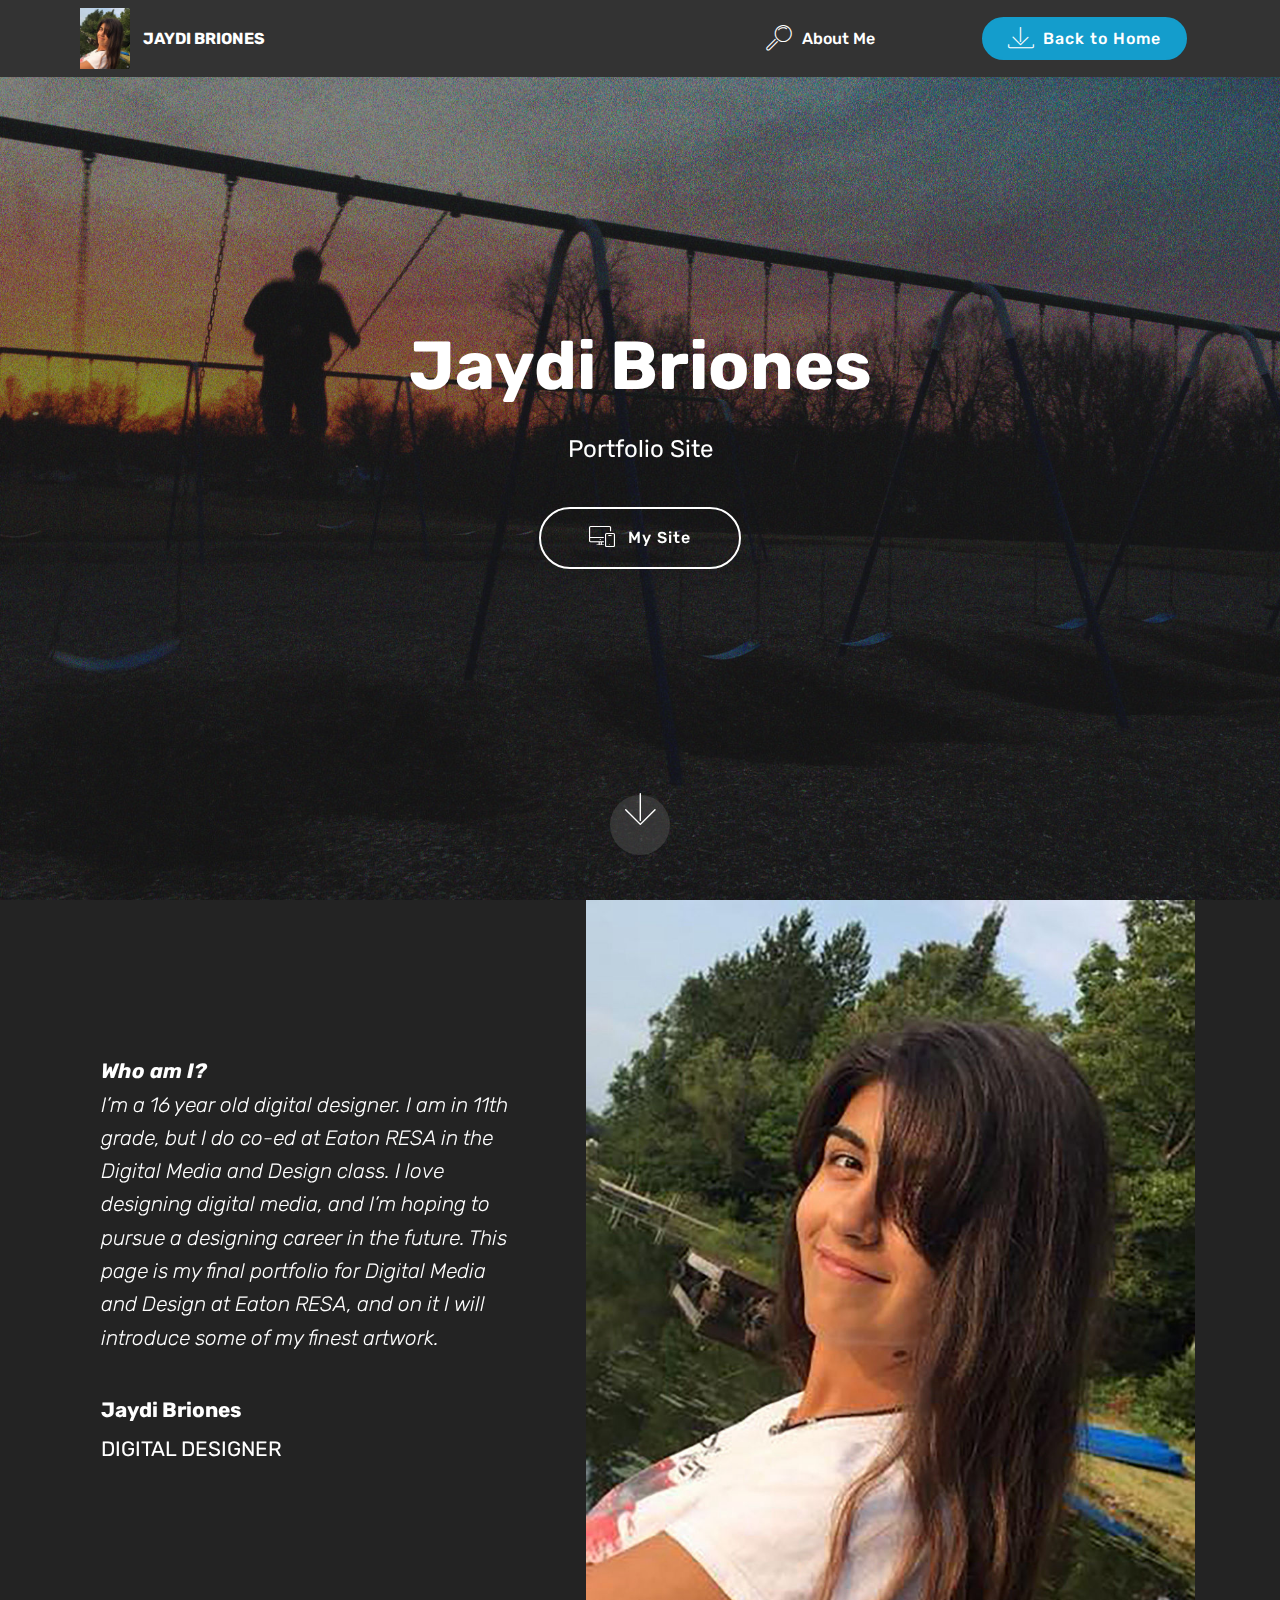
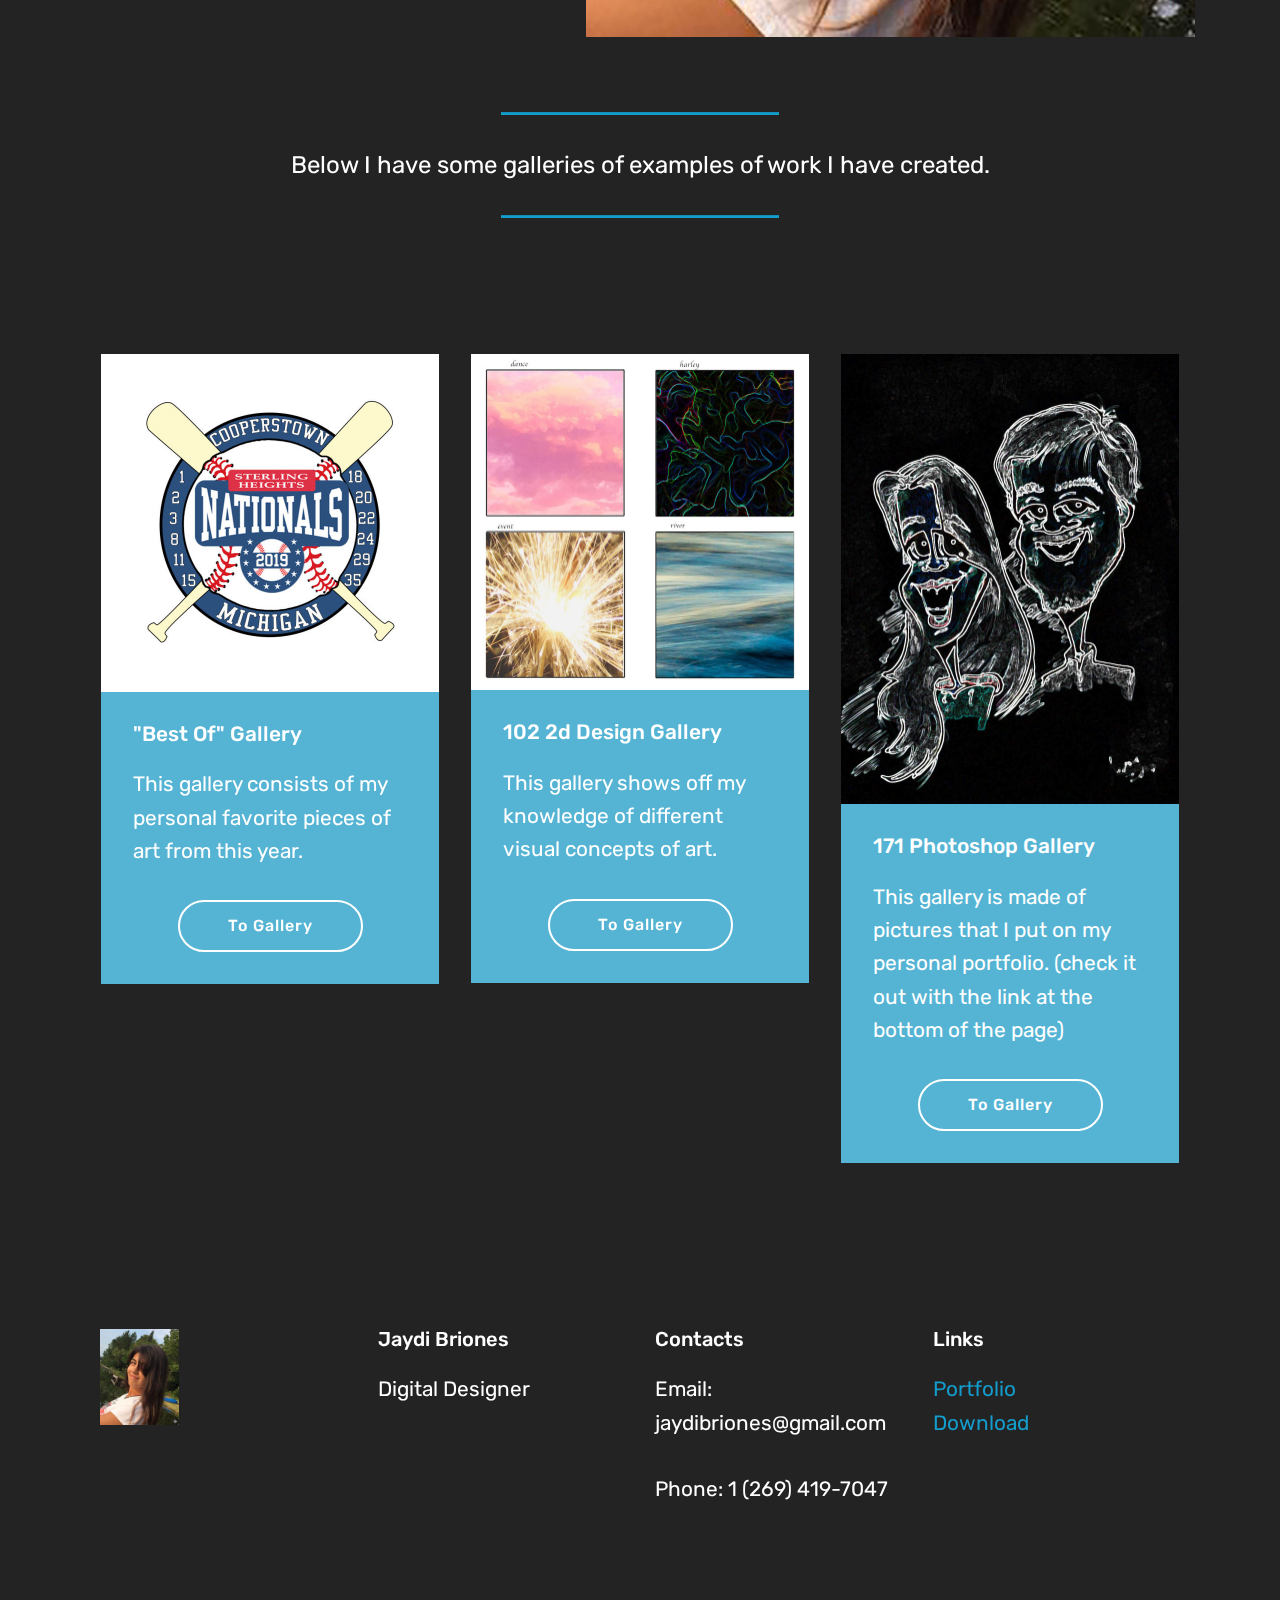
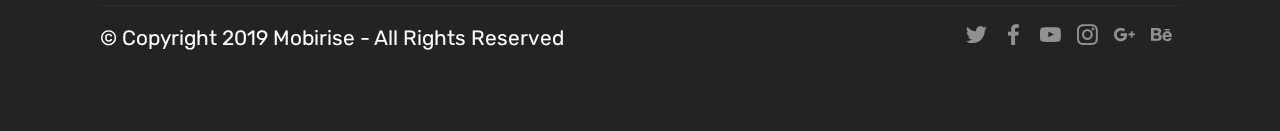
<file: index.html>
<!DOCTYPE html>
<html  >
<head>
  <!-- Site made with Mobirise Website Builder v4.10.0, https://mobirise.com -->
  <meta charset="UTF-8">
  <meta http-equiv="X-UA-Compatible" content="IE=edge">
  <meta name="generator" content="Mobirise v4.10.0, mobirise.com">
  <meta name="viewport" content="width=device-width, initial-scale=1, minimum-scale=1">
  <link rel="shortcut icon" href="assets/images/me2-122x147.jpg" type="image/x-icon">
  <meta name="description" content="">
  
  <title>Home</title>
  <link rel="stylesheet" href="assets/web/assets/mobirise-icons/mobirise-icons.css">
  <link rel="stylesheet" href="assets/tether/tether.min.css">
  <link rel="stylesheet" href="assets/bootstrap/css/bootstrap.min.css">
  <link rel="stylesheet" href="assets/bootstrap/css/bootstrap-grid.min.css">
  <link rel="stylesheet" href="assets/bootstrap/css/bootstrap-reboot.min.css">
  <link rel="stylesheet" href="assets/socicon/css/styles.css">
  <link rel="stylesheet" href="assets/dropdown/css/style.css">
  <link rel="stylesheet" href="assets/theme/css/style.css">
  <link rel="stylesheet" href="assets/mobirise/css/mbr-additional.css" type="text/css">
  
  
  
</head>
<body>
  <section class="menu cid-rqEyJ2jH8x" once="menu" id="menu1-0">

    

    <nav class="navbar navbar-expand beta-menu navbar-dropdown align-items-center navbar-fixed-top navbar-toggleable-sm">
        <button class="navbar-toggler navbar-toggler-right" type="button" data-toggle="collapse" data-target="#navbarSupportedContent" aria-controls="navbarSupportedContent" aria-expanded="false" aria-label="Toggle navigation">
            <div class="hamburger">
                <span></span>
                <span></span>
                <span></span>
                <span></span>
            </div>
        </button>
        <div class="menu-logo">
            <div class="navbar-brand">
                <span class="navbar-logo">
                    <a href="index.html#testimonials3-b">
                         <img src="assets/images/me2-122x147.jpg" alt="Mobirise" title="" style="height: 3.8rem;">
                    </a>
                </span>
                <span class="navbar-caption-wrap"><a class="navbar-caption text-white display-4" href="index.html#testimonials3-b">
                        JAYDI BRIONES</a></span>
            </div>
        </div>
        <div class="collapse navbar-collapse" id="navbarSupportedContent">
            <ul class="navbar-nav nav-dropdown" data-app-modern-menu="true"><li class="nav-item">
                    <a class="nav-link link text-white display-4" href="index.html#testimonials3-b">
                        <span class="mbri-search mbr-iconfont mbr-iconfont-btn"></span>
                        About Me &nbsp; &nbsp; &nbsp; &nbsp; &nbsp; &nbsp; &nbsp; &nbsp; &nbsp; &nbsp;&nbsp;</a>
                </li></ul>
            <div class="navbar-buttons mbr-section-btn"><a class="btn btn-sm btn-primary display-4" href="#top">
                    <span class="mbri-save mbr-iconfont mbr-iconfont-btn "></span>
                    Back to Home</a></div>
        </div>
    </nav>
</section>

<section class="engine"><a href="https://mobirise.info/g">build a website for free</a></section><section class="cid-rqEAJWekbH mbr-fullscreen mbr-parallax-background" id="header2-6">

    

    <div class="mbr-overlay" style="opacity: 0.5; background-color: rgb(35, 35, 35);"></div>

    <div class="container align-center">
        <div class="row justify-content-md-center">
            <div class="mbr-white col-md-10">
                <h1 class="mbr-section-title mbr-bold pb-3 mbr-fonts-style display-1">Jaydi Briones</h1>
                
                <p class="mbr-text pb-3 mbr-fonts-style display-5">Portfolio Site</p>
                <div class="mbr-section-btn"><a class="btn btn-md btn-white-outline display-4" href="https://jaydibriones.github.io/site/"><span class="mbri-responsive mbr-iconfont mbr-iconfont-btn"></span>My Site</a></div>
            </div>
        </div>
    </div>
    <div class="mbr-arrow hidden-sm-down" aria-hidden="true">
        <a href="#next">
            <i class="mbri-down mbr-iconfont"></i>
        </a>
    </div>
</section>

<section class="testimonials3 cid-rqEBsywB9H" id="testimonials3-b">

    

    

    <div class="container">
        <div class="media-container-row">
            <div class="media-content px-3 align-self-center mbr-white py-2">
                <p class="mbr-text testimonial-text mbr-fonts-style display-7"><strong>Who am I?</strong><br>I’m a 16 year old digital designer. I am in 11th grade, but I do co-ed at Eaton RESA  in the Digital Media and Design class. I love designing digital media, and I’m hoping to pursue a designing career in the future. This page is my final portfolio for Digital Media and Design at Eaton RESA, and on it I will introduce some of my finest artwork.&nbsp;<br></p>
                <p class="mbr-author-name pt-4 mb-2 mbr-fonts-style display-7">
                   Jaydi Briones</p>
                <p class="mbr-author-desc mbr-fonts-style display-7">
                   DIGITAL DESIGNER
                </p>
            </div>

            <div class="mbr-figure pl-lg-5" style="width: 145%;">
              <img src="assets/images/me2-900x1088.jpg" alt="" title="">
            </div>
        </div>
    </div>
</section>

<section class="mbr-section article content9 cid-rqEBRJ1o0I" id="content9-e">
    
     

    <div class="container">
        <div class="inner-container" style="width: 100%;">
            <hr class="line" style="width: 25%;">
            <div class="section-text align-center mbr-fonts-style display-5">
                    Below I have some galleries of examples of work I have created.</div>
            <hr class="line" style="width: 25%;">
        </div>
        </div>
</section>

<section class="features3 cid-rrMIh4Dd8O" id="features3-r">

    

    
    <div class="container">
        <div class="media-container-row">
            <div class="card p-3 col-12 col-md-6 col-lg-4">
                <div class="card-wrapper">
                    <div class="card-img">
                        <img src="assets/images/final-676x676.jpg" alt="Mobirise" title="">
                    </div>
                    <div class="card-box">
                        <h4 class="card-title mbr-fonts-style display-7">
                            "Best Of" Gallery</h4>
                        <p class="mbr-text mbr-fonts-style display-7">
                            This gallery consists of my personal favorite pieces of art from this year.</p>
                    </div>
                    <div class="mbr-section-btn text-center"><a href="page2.html" class="btn btn-white-outline display-4">To Gallery</a></div>
                </div>
            </div>

            <div class="card p-3 col-12 col-md-6 col-lg-4">
                <div class="card-wrapper">
                    <div class="card-img">
                        <img src="assets/images/rhythmtemplate3-676x673.jpg" alt="Mobirise" title="">
                    </div>
                    <div class="card-box">
                        <h4 class="card-title mbr-fonts-style display-7">
                            102 2d Design Gallery</h4>
                        <p class="mbr-text mbr-fonts-style display-7">This gallery shows off my knowledge of different visual concepts of art.<br></p>
                    </div>
                    <div class="mbr-section-btn text-center"><a href="page3.html" class="btn btn-white-outline display-4">
                            To Gallery</a></div>
                </div>
            </div>

            <div class="card p-3 col-12 col-md-6 col-lg-4">
                <div class="card-wrapper">
                    <div class="card-img">
                        <img src="assets/images/cariciture-676x901.jpg" alt="Mobirise" title="">
                    </div>
                    <div class="card-box">
                        <h4 class="card-title mbr-fonts-style display-7">
                            171 Photoshop Gallery</h4>
                        <p class="mbr-text mbr-fonts-style display-7">This gallery is made of pictures that I put on my personal portfolio. (check it out with the link at the bottom of the page)<br></p>
                    </div>
                    <div class="mbr-section-btn text-center"><a href="page4.html" class="btn btn-white-outline display-4">
                            To Gallery</a></div>
                </div>
            </div>

            
        </div>
    </div>
</section>

<section class="cid-rqKzgPQMtt" id="footer1-h">

    

    

    <div class="container">
        <div class="media-container-row content text-white">
            <div class="col-12 col-md-3">
                <div class="media-wrap">
                    <a href="https://mobirise.co/">
                        <img src="assets/images/me2-192x232.jpg" alt="Mobirise" title="">
                    </a>
                </div>
            </div>
            <div class="col-12 col-md-3 mbr-fonts-style display-7">
                <h5 class="pb-3">
                    Jaydi Briones</h5>
                <p class="mbr-text">Digital Designer</p>
            </div>
            <div class="col-12 col-md-3 mbr-fonts-style display-7">
                <h5 class="pb-3">
                    Contacts
                </h5>
                <p class="mbr-text">
                    Email: jaydibriones@gmail.com &nbsp; &nbsp; &nbsp; &nbsp; &nbsp; &nbsp; &nbsp; &nbsp; &nbsp; &nbsp;<br>Phone: 1 (269) 419-7047 &nbsp; &nbsp; &nbsp; &nbsp; &nbsp; &nbsp; &nbsp; &nbsp; &nbsp; &nbsp;<br><br></p>
            </div>
            <div class="col-12 col-md-3 mbr-fonts-style display-7">
                <h5 class="pb-3">
                    Links
                </h5>
                <p class="mbr-text"><a class="text-primary" href="https://docs.google.com/presentation/d/1Qct_hUHmV_55GvybbL60-rEbn_eWpkeuXrMWBwaqdBU/edit#slide=id.p">Portfolio</a><br><a class="text-primary" href="https://mobirise.co/">Download<br></a>
                </p>
            </div>
        </div>
        <div class="footer-lower">
            <div class="media-container-row">
                <div class="col-sm-12">
                    <hr>
                </div>
            </div>
            <div class="media-container-row mbr-white">
                <div class="col-sm-6 copyright">
                    <p class="mbr-text mbr-fonts-style display-7">
                        © Copyright 2019 Mobirise - All Rights Reserved
                    </p>
                </div>
                <div class="col-md-6">
                    <div class="social-list align-right">
                        <div class="soc-item">
                            <a href="https://twitter.com/mobirise" target="_blank">
                                <span class="socicon-twitter socicon mbr-iconfont mbr-iconfont-social"></span>
                            </a>
                        </div>
                        <div class="soc-item">
                            <a href="https://www.facebook.com/pages/Mobirise/1616226671953247" target="_blank">
                                <span class="socicon-facebook socicon mbr-iconfont mbr-iconfont-social"></span>
                            </a>
                        </div>
                        <div class="soc-item">
                            <a href="https://www.youtube.com/c/mobirise" target="_blank">
                                <span class="socicon-youtube socicon mbr-iconfont mbr-iconfont-social"></span>
                            </a>
                        </div>
                        <div class="soc-item">
                            <a href="https://instagram.com/mobirise" target="_blank">
                                <span class="socicon-instagram socicon mbr-iconfont mbr-iconfont-social"></span>
                            </a>
                        </div>
                        <div class="soc-item">
                            <a href="https://plus.google.com/u/0/+Mobirise" target="_blank">
                                <span class="socicon-googleplus socicon mbr-iconfont mbr-iconfont-social"></span>
                            </a>
                        </div>
                        <div class="soc-item">
                            <a href="https://www.behance.net/Mobirise" target="_blank">
                                <span class="socicon-behance socicon mbr-iconfont mbr-iconfont-social"></span>
                            </a>
                        </div>
                    </div>
                </div>
            </div>
        </div>
    </div>
</section>


  <script src="assets/web/assets/jquery/jquery.min.js"></script>
  <script src="assets/popper/popper.min.js"></script>
  <script src="assets/tether/tether.min.js"></script>
  <script src="assets/bootstrap/js/bootstrap.min.js"></script>
  <script src="assets/dropdown/js/script.min.js"></script>
  <script src="assets/touchswipe/jquery.touch-swipe.min.js"></script>
  <script src="assets/parallax/jarallax.min.js"></script>
  <script src="assets/smoothscroll/smooth-scroll.js"></script>
  <script src="assets/theme/js/script.js"></script>
  
  
</body>
</html>
</file>
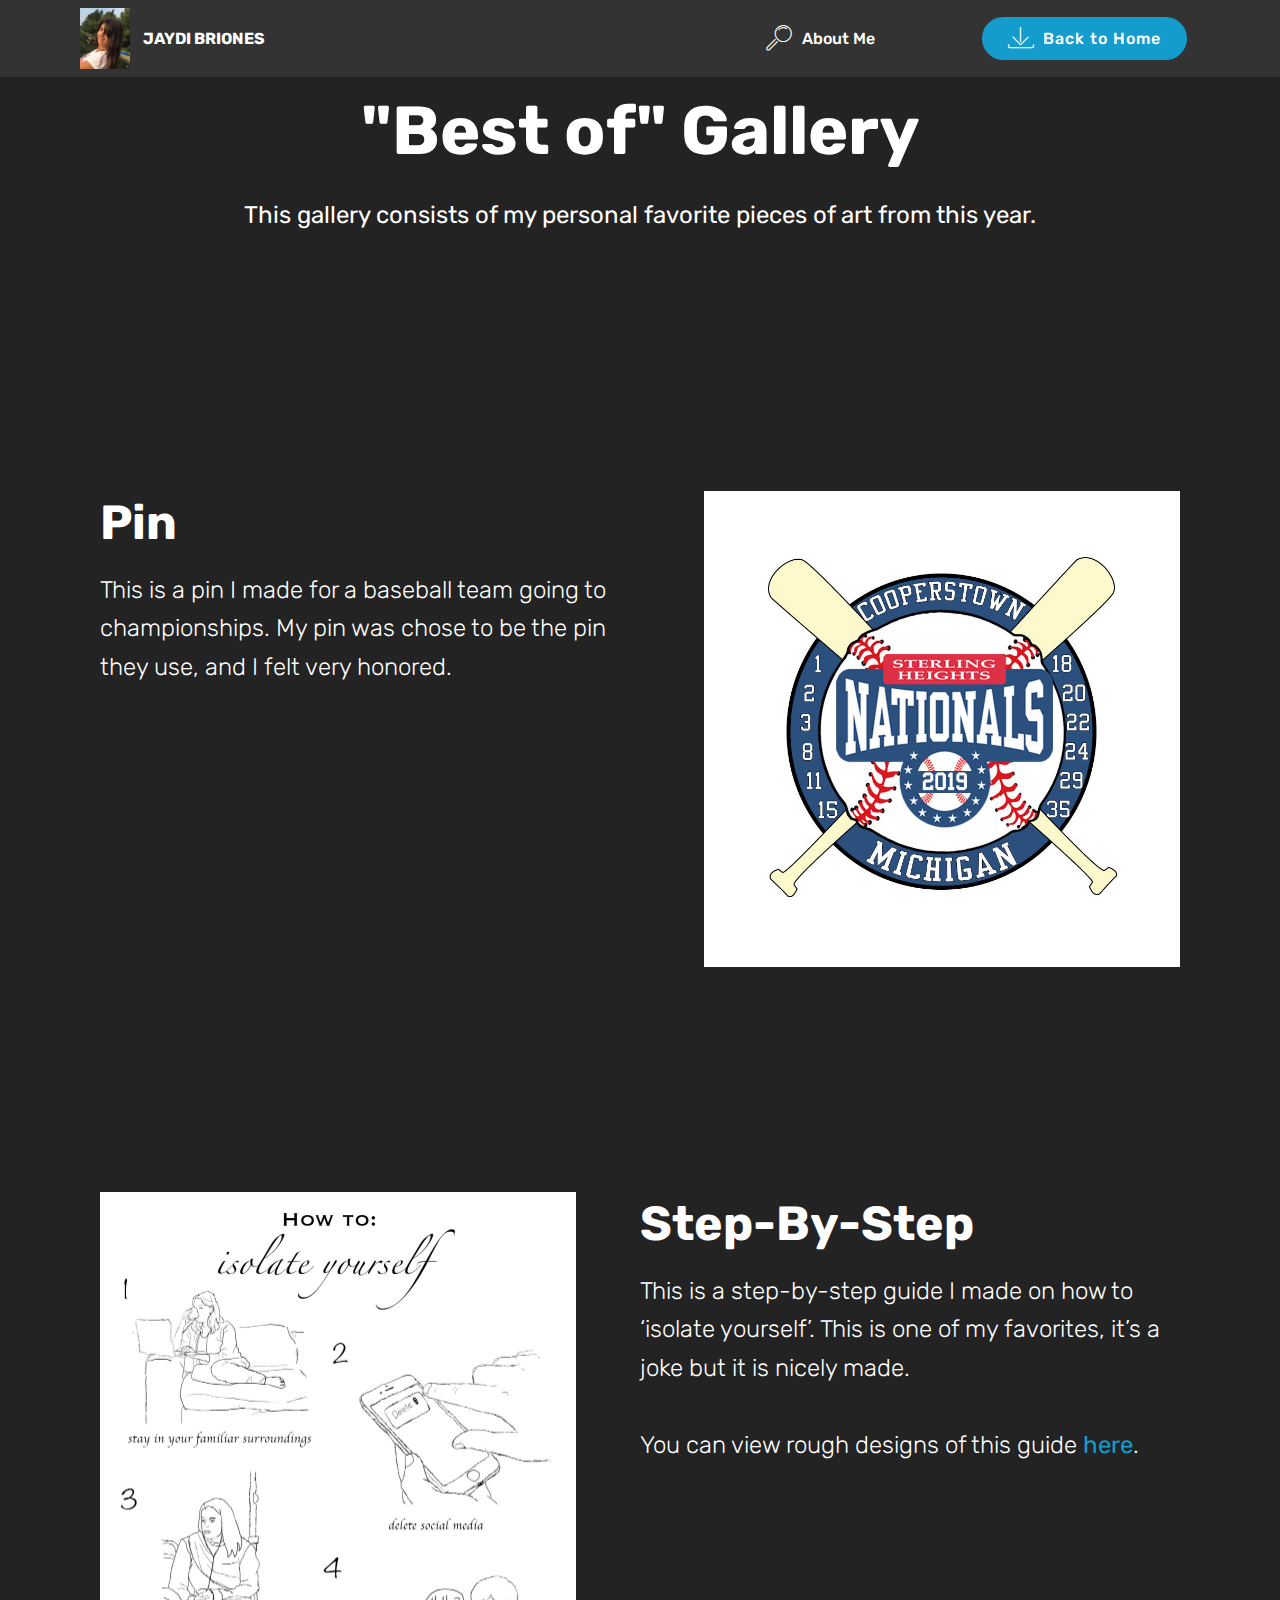
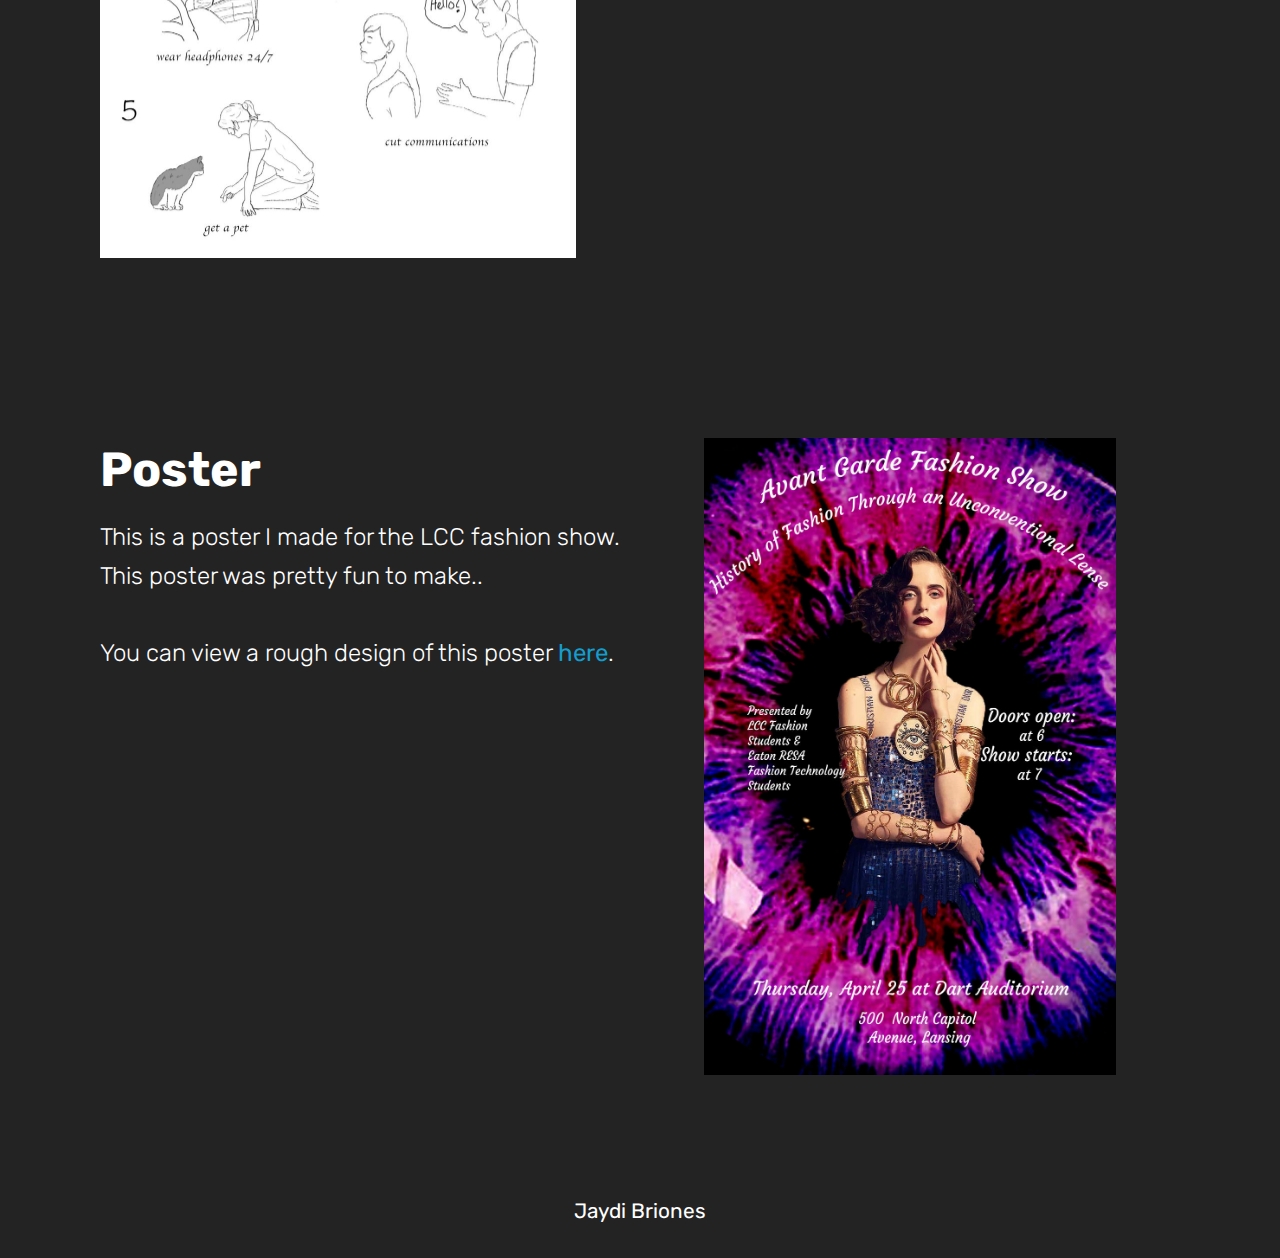
<file: page2.html>
<!DOCTYPE html>
<html  >
<head>
  <!-- Site made with Mobirise Website Builder v4.10.0, https://mobirise.com -->
  <meta charset="UTF-8">
  <meta http-equiv="X-UA-Compatible" content="IE=edge">
  <meta name="generator" content="Mobirise v4.10.0, mobirise.com">
  <meta name="viewport" content="width=device-width, initial-scale=1, minimum-scale=1">
  <link rel="shortcut icon" href="assets/images/me2-122x147.jpg" type="image/x-icon">
  <meta name="description" content="Web Page Maker Description">
  
  <title>Best of</title>
  <link rel="stylesheet" href="assets/web/assets/mobirise-icons/mobirise-icons.css">
  <link rel="stylesheet" href="assets/tether/tether.min.css">
  <link rel="stylesheet" href="assets/bootstrap/css/bootstrap.min.css">
  <link rel="stylesheet" href="assets/bootstrap/css/bootstrap-grid.min.css">
  <link rel="stylesheet" href="assets/bootstrap/css/bootstrap-reboot.min.css">
  <link rel="stylesheet" href="assets/dropdown/css/style.css">
  <link rel="stylesheet" href="assets/theme/css/style.css">
  <link rel="stylesheet" href="assets/mobirise/css/mbr-additional.css" type="text/css">
  
  
  
</head>
<body>
  <section class="menu cid-rqEyJ2jH8x" once="menu" id="menu1-s">

    

    <nav class="navbar navbar-expand beta-menu navbar-dropdown align-items-center navbar-fixed-top navbar-toggleable-sm">
        <button class="navbar-toggler navbar-toggler-right" type="button" data-toggle="collapse" data-target="#navbarSupportedContent" aria-controls="navbarSupportedContent" aria-expanded="false" aria-label="Toggle navigation">
            <div class="hamburger">
                <span></span>
                <span></span>
                <span></span>
                <span></span>
            </div>
        </button>
        <div class="menu-logo">
            <div class="navbar-brand">
                <span class="navbar-logo">
                    <a href="index.html#testimonials3-b">
                         <img src="assets/images/me2-122x147.jpg" alt="Mobirise" title="" style="height: 3.8rem;">
                    </a>
                </span>
                <span class="navbar-caption-wrap"><a class="navbar-caption text-white display-4" href="index.html#testimonials3-b">
                        JAYDI BRIONES</a></span>
            </div>
        </div>
        <div class="collapse navbar-collapse" id="navbarSupportedContent">
            <ul class="navbar-nav nav-dropdown" data-app-modern-menu="true"><li class="nav-item">
                    <a class="nav-link link text-white display-4" href="index.html#testimonials3-b">
                        <span class="mbri-search mbr-iconfont mbr-iconfont-btn"></span>
                        About Me &nbsp; &nbsp; &nbsp; &nbsp; &nbsp; &nbsp; &nbsp; &nbsp; &nbsp; &nbsp;&nbsp;</a>
                </li></ul>
            <div class="navbar-buttons mbr-section-btn"><a class="btn btn-sm btn-primary display-4" href="#top">
                    <span class="mbri-save mbr-iconfont mbr-iconfont-btn "></span>
                    Back to Home</a></div>
        </div>
    </nav>
</section>

<section class="engine"><a href="https://mobirise.info/z">best free website templates</a></section><section class="header1 cid-rrMNAdJGGe" id="header16-u">

    

    

    <div class="container">
        <div class="row justify-content-md-center">
            <div class="col-md-10 align-center">
                <h1 class="mbr-section-title mbr-bold pb-3 mbr-fonts-style display-1">"Best of" Gallery</h1>
                
                <p class="mbr-text pb-3 mbr-fonts-style display-5">This gallery consists of my personal favorite pieces of art from this year.<br></p>
                
            </div>
        </div>
    </div>

</section>

<section class="features11 cid-rrMNFsdYr7" id="features11-v">

    

    

    <div class="container">   
        <div class="col-md-12">
            <div class="media-container-row">
                <div class="mbr-figure m-auto" style="width: 50%;">
                    <img src="assets/images/final-900x900.jpg" alt="Mobirise" title="">
                </div>
                <div class=" align-left aside-content">
                    <h2 class="mbr-title pt-2 mbr-fonts-style display-2"><strong>
                        Pin</strong></h2>
                    <div class="mbr-section-text">
                        <p class="mbr-text mb-5 pt-3 mbr-light mbr-fonts-style display-5">This is a pin I made for a baseball team going to championships. My pin was chose to be the pin they use, and I felt very honored.<br><br></p>
                    </div>

                    
                </div>
            </div>
        </div> 
    </div>          
</section>

<section class="features11 cid-rrMNFQEXVV" id="features11-w">

    

    

    <div class="container">   
        <div class="col-md-12">
            <div class="media-container-row">
                <div class="mbr-figure m-auto" style="width: 50%;">
                    <img src="assets/images/final-952x1333.jpg" alt="Mobirise" title="">
                </div>
                <div class=" align-left aside-content">
                    <h2 class="mbr-title pt-2 mbr-fonts-style display-2"><strong>
                        Step-By-Step</strong></h2>
                    <div class="mbr-section-text">
                        <p class="mbr-text mb-5 pt-3 mbr-light mbr-fonts-style display-5">This is a step-by-step guide I made on how to ‘isolate yourself’. This is one of my favorites, it’s a joke but it is nicely made.<br><br>You can view rough designs of this guide <a href="page5.html#features11-w">here</a>.</p>
                    </div>

                    
                </div>
            </div>
        </div> 
    </div>          
</section>

<section class="features11 cid-rrMNGf3KUY" id="features11-x">

    

    

    <div class="container">   
        <div class="col-md-12">
            <div class="media-container-row">
                <div class="mbr-figure m-auto" style="width: 50%;">
                    <img src="assets/images/final-poster1-952x1471.jpg" alt="Mobirise" title="">
                </div>
                <div class=" align-left aside-content">
                    <h2 class="mbr-title pt-2 mbr-fonts-style display-2"><strong>
                        Poster</strong></h2>
                    <div class="mbr-section-text">
                        <p class="mbr-text mb-5 pt-3 mbr-light mbr-fonts-style display-5">
                        This is a poster I made for the LCC fashion show. This poster was pretty fun to make..<br><br>You can view a rough design of this poster <a href="page5.html#features11-x">here</a>.
                        </p>
                    </div>

                    
                </div>
            </div>
        </div> 
    </div>          
</section>

<section once="footers" class="cid-rrMPrzE8Nq" id="footer6-19">

    

    

    <div class="container">
        <div class="media-container-row align-center mbr-white">
            <div class="col-12">
                <p class="mbr-text mb-0 mbr-fonts-style display-7">
                    Jaydi Briones</p>
            </div>
        </div>
    </div>
</section>


  <script src="assets/web/assets/jquery/jquery.min.js"></script>
  <script src="assets/popper/popper.min.js"></script>
  <script src="assets/tether/tether.min.js"></script>
  <script src="assets/bootstrap/js/bootstrap.min.js"></script>
  <script src="assets/smoothscroll/smooth-scroll.js"></script>
  <script src="assets/dropdown/js/script.min.js"></script>
  <script src="assets/touchswipe/jquery.touch-swipe.min.js"></script>
  <script src="assets/theme/js/script.js"></script>
  
  
</body>
</html>
</file>
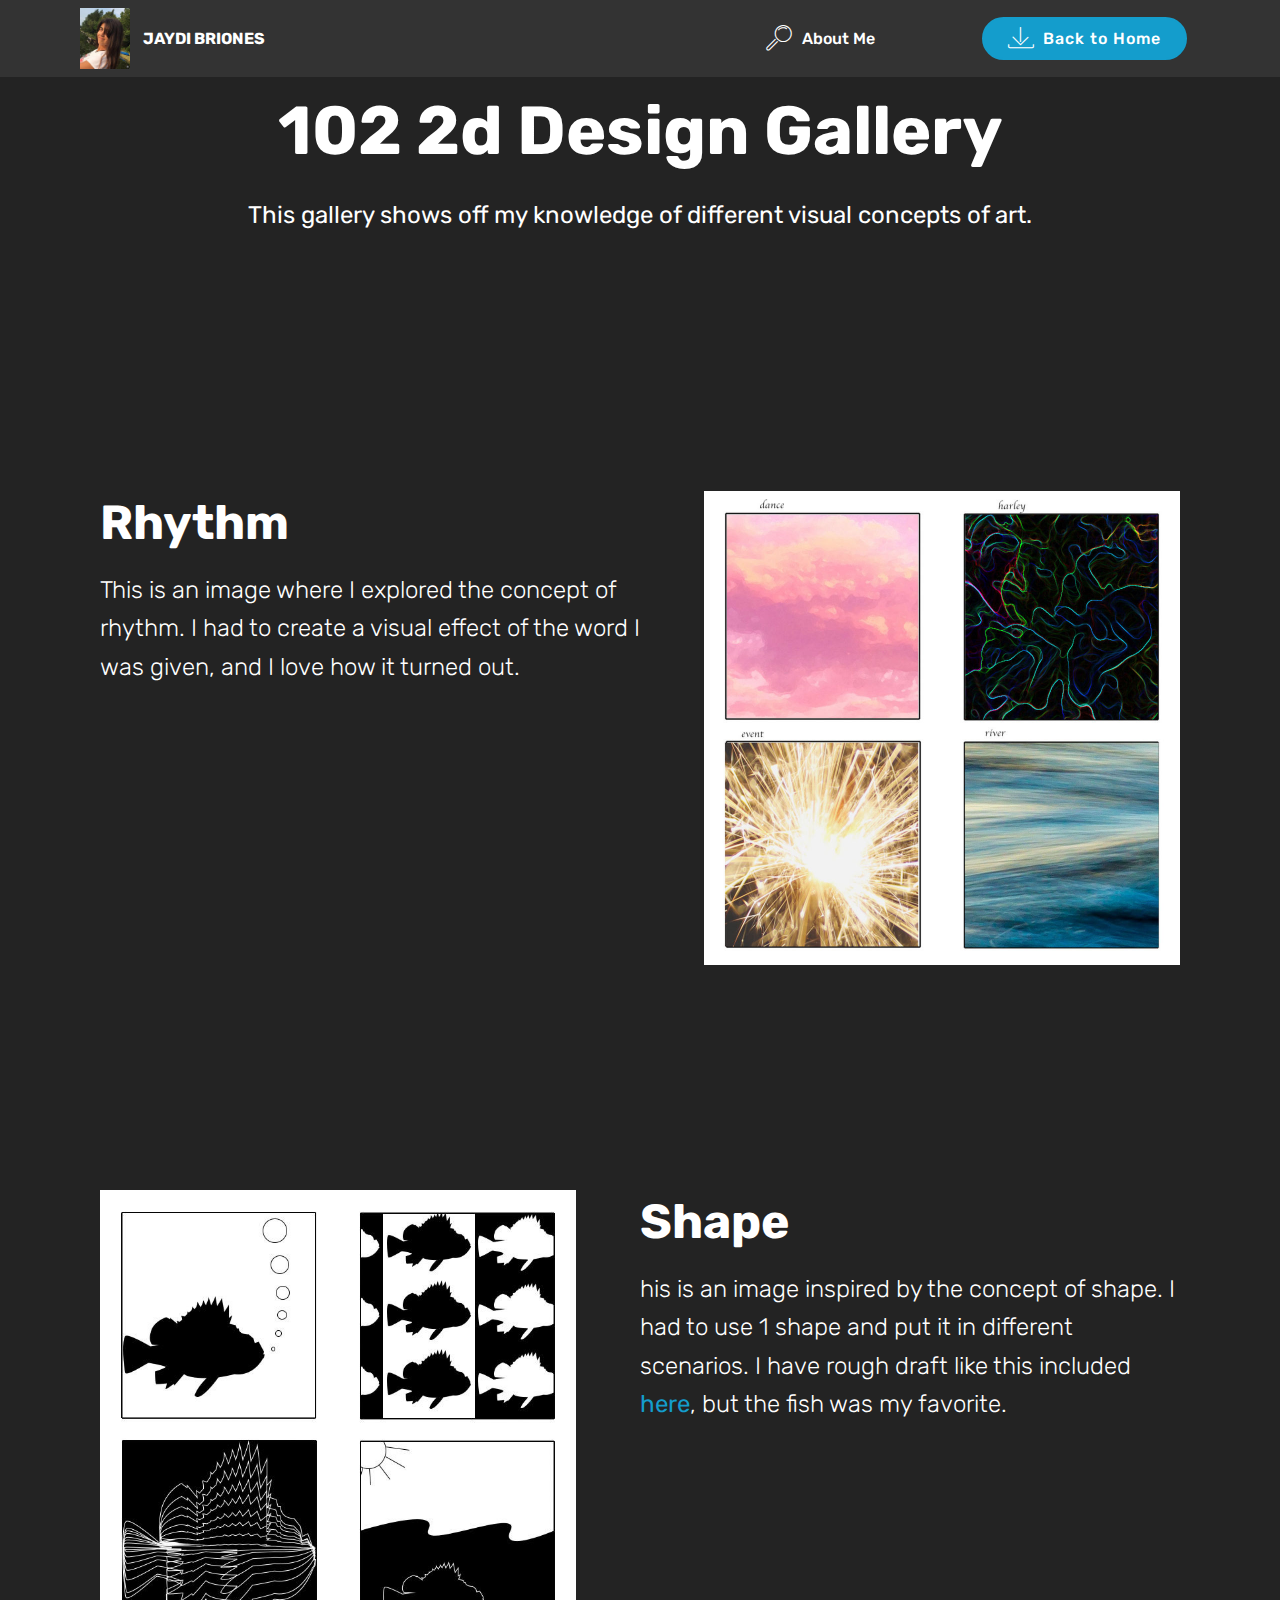
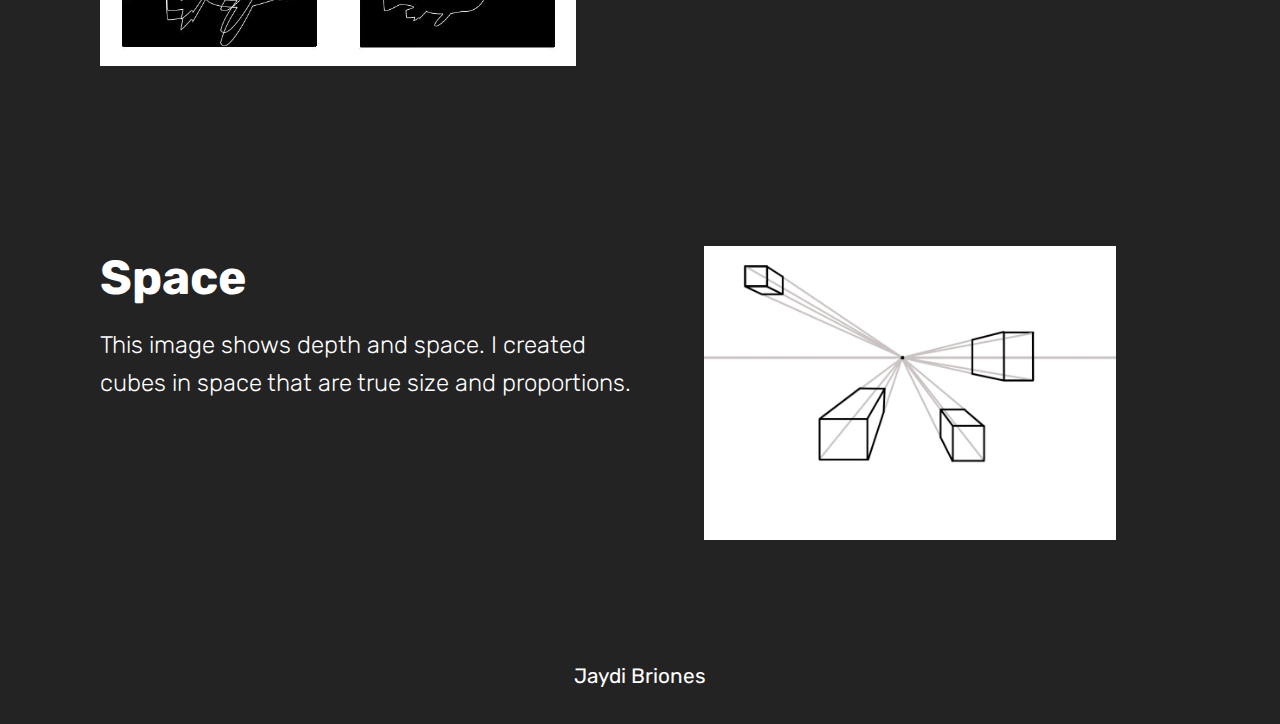
<file: page3.html>
<!DOCTYPE html>
<html  >
<head>
  <!-- Site made with Mobirise Website Builder v4.10.0, https://mobirise.com -->
  <meta charset="UTF-8">
  <meta http-equiv="X-UA-Compatible" content="IE=edge">
  <meta name="generator" content="Mobirise v4.10.0, mobirise.com">
  <meta name="viewport" content="width=device-width, initial-scale=1, minimum-scale=1">
  <link rel="shortcut icon" href="assets/images/me2-122x147.jpg" type="image/x-icon">
  <meta name="description" content="Web Page Maker Description">
  
  <title>102 2d Design</title>
  <link rel="stylesheet" href="assets/web/assets/mobirise-icons/mobirise-icons.css">
  <link rel="stylesheet" href="assets/tether/tether.min.css">
  <link rel="stylesheet" href="assets/bootstrap/css/bootstrap.min.css">
  <link rel="stylesheet" href="assets/bootstrap/css/bootstrap-grid.min.css">
  <link rel="stylesheet" href="assets/bootstrap/css/bootstrap-reboot.min.css">
  <link rel="stylesheet" href="assets/dropdown/css/style.css">
  <link rel="stylesheet" href="assets/theme/css/style.css">
  <link rel="stylesheet" href="assets/mobirise/css/mbr-additional.css" type="text/css">
  
  
  
</head>
<body>
  <section class="menu cid-rqEyJ2jH8x" once="menu" id="menu1-s">

    

    <nav class="navbar navbar-expand beta-menu navbar-dropdown align-items-center navbar-fixed-top navbar-toggleable-sm">
        <button class="navbar-toggler navbar-toggler-right" type="button" data-toggle="collapse" data-target="#navbarSupportedContent" aria-controls="navbarSupportedContent" aria-expanded="false" aria-label="Toggle navigation">
            <div class="hamburger">
                <span></span>
                <span></span>
                <span></span>
                <span></span>
            </div>
        </button>
        <div class="menu-logo">
            <div class="navbar-brand">
                <span class="navbar-logo">
                    <a href="index.html#testimonials3-b">
                         <img src="assets/images/me2-122x147.jpg" alt="Mobirise" title="" style="height: 3.8rem;">
                    </a>
                </span>
                <span class="navbar-caption-wrap"><a class="navbar-caption text-white display-4" href="index.html#testimonials3-b">
                        JAYDI BRIONES</a></span>
            </div>
        </div>
        <div class="collapse navbar-collapse" id="navbarSupportedContent">
            <ul class="navbar-nav nav-dropdown" data-app-modern-menu="true"><li class="nav-item">
                    <a class="nav-link link text-white display-4" href="index.html#testimonials3-b">
                        <span class="mbri-search mbr-iconfont mbr-iconfont-btn"></span>
                        About Me &nbsp; &nbsp; &nbsp; &nbsp; &nbsp; &nbsp; &nbsp; &nbsp; &nbsp; &nbsp;&nbsp;</a>
                </li></ul>
            <div class="navbar-buttons mbr-section-btn"><a class="btn btn-sm btn-primary display-4" href="#top">
                    <span class="mbri-save mbr-iconfont mbr-iconfont-btn "></span>
                    Back to Home</a></div>
        </div>
    </nav>
</section>

<section class="engine"><a href="https://mobirise.info/j">website templates</a></section><section class="header1 cid-rrMNAdJGGe" id="header16-u">

    

    

    <div class="container">
        <div class="row justify-content-md-center">
            <div class="col-md-10 align-center">
                <h1 class="mbr-section-title mbr-bold pb-3 mbr-fonts-style display-1">102 2d Design Gallery</h1>
                
                <p class="mbr-text pb-3 mbr-fonts-style display-5">This gallery shows off my knowledge of different visual concepts of art.<br></p>
                
            </div>
        </div>
    </div>

</section>

<section class="features11 cid-rrMNFsdYr7" id="features11-v">

    

    

    <div class="container">   
        <div class="col-md-12">
            <div class="media-container-row">
                <div class="mbr-figure m-auto" style="width: 50%;">
                    <img src="assets/images/rhythmtemplate3-952x948.jpg" alt="Mobirise" title="">
                </div>
                <div class=" align-left aside-content">
                    <h2 class="mbr-title pt-2 mbr-fonts-style display-2"><strong>
                        Rhythm</strong></h2>
                    <div class="mbr-section-text">
                        <p class="mbr-text mb-5 pt-3 mbr-light mbr-fonts-style display-5">This is an image where I explored the concept of rhythm. I had to create a visual effect of the word I was given, and I love how it turned out.<br></p>
                    </div>

                    
                </div>
            </div>
        </div> 
    </div>          
</section>

<section class="features11 cid-rrMNFQEXVV" id="features11-w">

    

    

    <div class="container">   
        <div class="col-md-12">
            <div class="media-container-row">
                <div class="mbr-figure m-auto" style="width: 50%;">
                    <img src="assets/images/fish-shape-720x720.jpg" alt="Mobirise" title="">
                </div>
                <div class=" align-left aside-content">
                    <h2 class="mbr-title pt-2 mbr-fonts-style display-2"><strong>
                        Shape</strong></h2>
                    <div class="mbr-section-text">
                        <p class="mbr-text mb-5 pt-3 mbr-light mbr-fonts-style display-5">his is an image inspired by the concept of shape. I had to use 1 shape and put it in different scenarios. I have rough draft like this included <a href="page5.html#features11-1f">here</a>, but the fish was my favorite.<br></p>
                    </div>

                    
                </div>
            </div>
        </div> 
    </div>          
</section>

<section class="features11 cid-rrMNGf3KUY" id="features11-x">

    

    

    <div class="container">   
        <div class="col-md-12">
            <div class="media-container-row">
                <div class="mbr-figure m-auto" style="width: 50%;">
                    <img src="assets/images/cubes-copy-952x680.jpg" alt="Mobirise" title="">
                </div>
                <div class=" align-left aside-content">
                    <h2 class="mbr-title pt-2 mbr-fonts-style display-2"><strong>
                        Space</strong></h2>
                    <div class="mbr-section-text">
                        <p class="mbr-text mb-5 pt-3 mbr-light mbr-fonts-style display-5">This image shows depth and space. I created cubes in space that are true size and proportions.&nbsp;<br></p>
                    </div>

                    
                </div>
            </div>
        </div> 
    </div>          
</section>

<section once="footers" class="cid-rrMPrzE8Nq" id="footer6-19">

    

    

    <div class="container">
        <div class="media-container-row align-center mbr-white">
            <div class="col-12">
                <p class="mbr-text mb-0 mbr-fonts-style display-7">
                    Jaydi Briones</p>
            </div>
        </div>
    </div>
</section>


  <script src="assets/web/assets/jquery/jquery.min.js"></script>
  <script src="assets/popper/popper.min.js"></script>
  <script src="assets/tether/tether.min.js"></script>
  <script src="assets/bootstrap/js/bootstrap.min.js"></script>
  <script src="assets/smoothscroll/smooth-scroll.js"></script>
  <script src="assets/dropdown/js/script.min.js"></script>
  <script src="assets/touchswipe/jquery.touch-swipe.min.js"></script>
  <script src="assets/theme/js/script.js"></script>
  
  
</body>
</html>
</file>
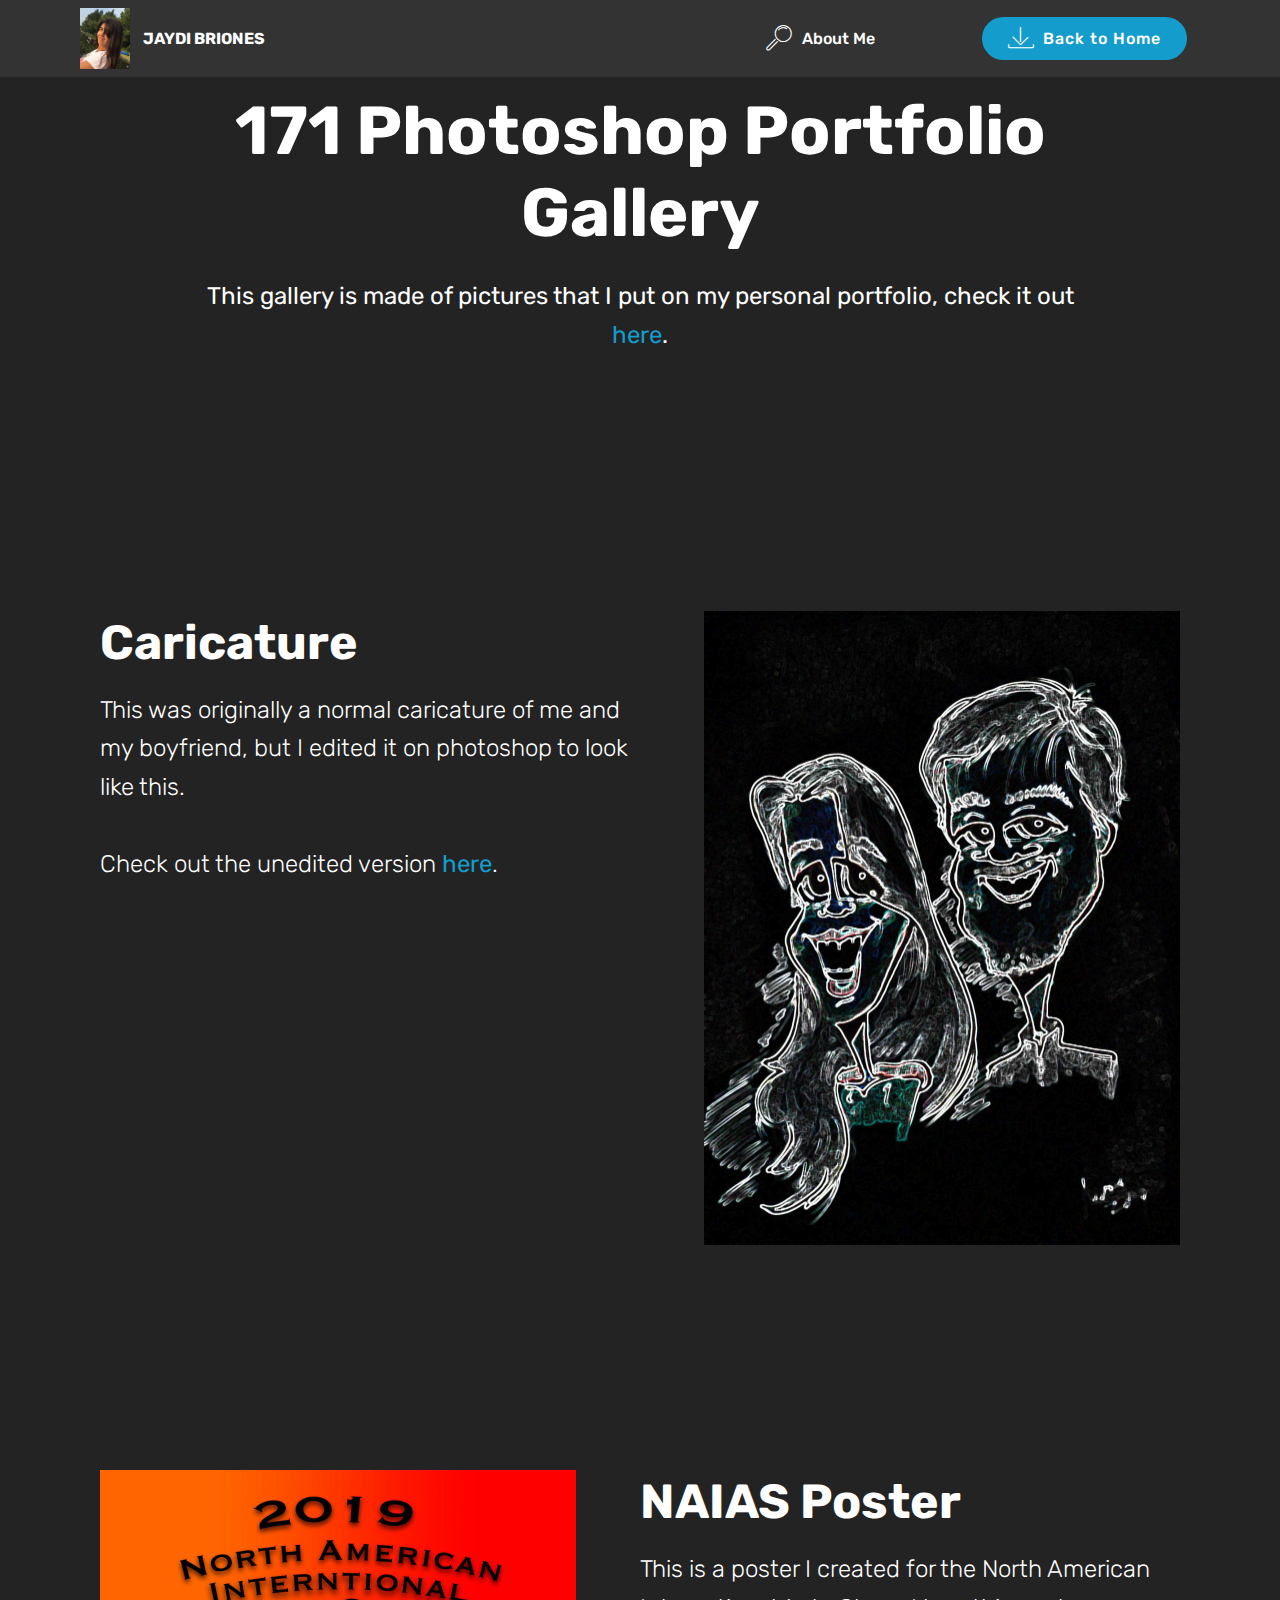
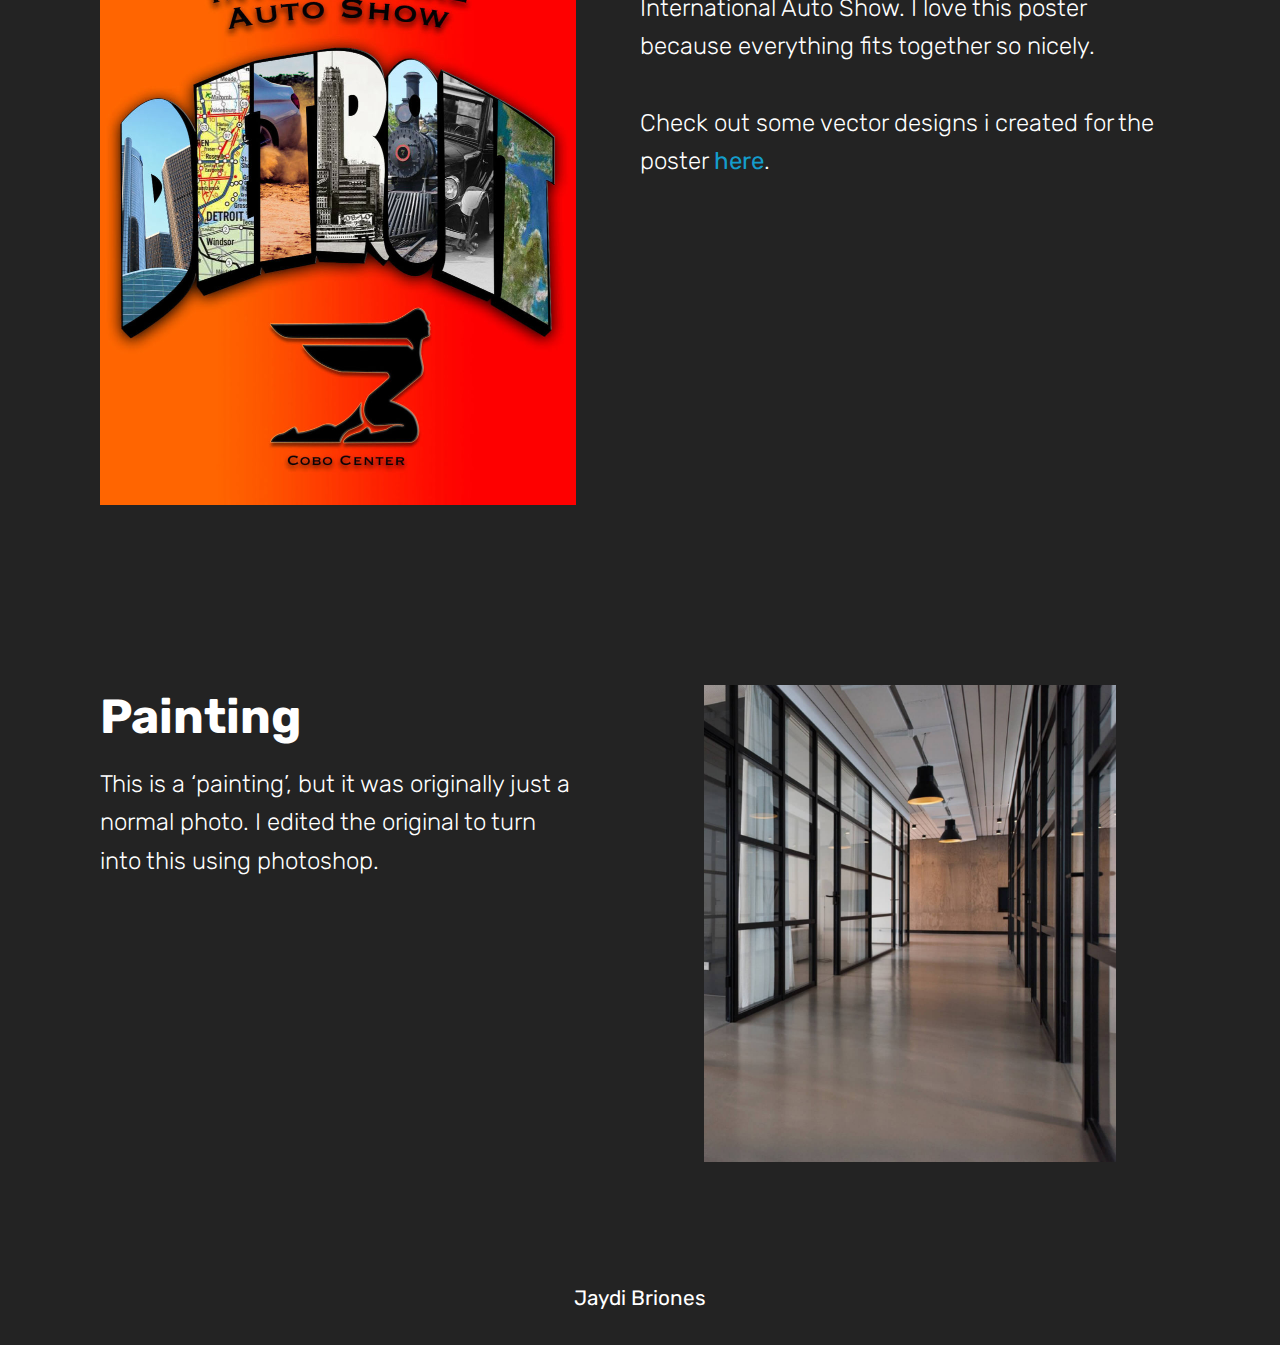
<file: page4.html>
<!DOCTYPE html>
<html  >
<head>
  <!-- Site made with Mobirise Website Builder v4.10.0, https://mobirise.com -->
  <meta charset="UTF-8">
  <meta http-equiv="X-UA-Compatible" content="IE=edge">
  <meta name="generator" content="Mobirise v4.10.0, mobirise.com">
  <meta name="viewport" content="width=device-width, initial-scale=1, minimum-scale=1">
  <link rel="shortcut icon" href="assets/images/me2-122x147.jpg" type="image/x-icon">
  <meta name="description" content="Web Page Maker Description">
  
  <title>171 Photoshop</title>
  <link rel="stylesheet" href="assets/web/assets/mobirise-icons/mobirise-icons.css">
  <link rel="stylesheet" href="assets/tether/tether.min.css">
  <link rel="stylesheet" href="assets/bootstrap/css/bootstrap.min.css">
  <link rel="stylesheet" href="assets/bootstrap/css/bootstrap-grid.min.css">
  <link rel="stylesheet" href="assets/bootstrap/css/bootstrap-reboot.min.css">
  <link rel="stylesheet" href="assets/dropdown/css/style.css">
  <link rel="stylesheet" href="assets/theme/css/style.css">
  <link rel="stylesheet" href="assets/mobirise/css/mbr-additional.css" type="text/css">
  
  
  
</head>
<body>
  <section class="menu cid-rqEyJ2jH8x" once="menu" id="menu1-s">

    

    <nav class="navbar navbar-expand beta-menu navbar-dropdown align-items-center navbar-fixed-top navbar-toggleable-sm">
        <button class="navbar-toggler navbar-toggler-right" type="button" data-toggle="collapse" data-target="#navbarSupportedContent" aria-controls="navbarSupportedContent" aria-expanded="false" aria-label="Toggle navigation">
            <div class="hamburger">
                <span></span>
                <span></span>
                <span></span>
                <span></span>
            </div>
        </button>
        <div class="menu-logo">
            <div class="navbar-brand">
                <span class="navbar-logo">
                    <a href="index.html#testimonials3-b">
                         <img src="assets/images/me2-122x147.jpg" alt="Mobirise" title="" style="height: 3.8rem;">
                    </a>
                </span>
                <span class="navbar-caption-wrap"><a class="navbar-caption text-white display-4" href="index.html#testimonials3-b">
                        JAYDI BRIONES</a></span>
            </div>
        </div>
        <div class="collapse navbar-collapse" id="navbarSupportedContent">
            <ul class="navbar-nav nav-dropdown" data-app-modern-menu="true"><li class="nav-item">
                    <a class="nav-link link text-white display-4" href="index.html#testimonials3-b">
                        <span class="mbri-search mbr-iconfont mbr-iconfont-btn"></span>
                        About Me &nbsp; &nbsp; &nbsp; &nbsp; &nbsp; &nbsp; &nbsp; &nbsp; &nbsp; &nbsp;&nbsp;</a>
                </li></ul>
            <div class="navbar-buttons mbr-section-btn"><a class="btn btn-sm btn-primary display-4" href="#top">
                    <span class="mbri-save mbr-iconfont mbr-iconfont-btn "></span>
                    Back to Home</a></div>
        </div>
    </nav>
</section>

<section class="engine"><a href="https://mobirise.info/n">free simple website templates</a></section><section class="header1 cid-rrMNAdJGGe" id="header16-u">

    

    

    <div class="container">
        <div class="row justify-content-md-center">
            <div class="col-md-10 align-center">
                <h1 class="mbr-section-title mbr-bold pb-3 mbr-fonts-style display-1">171 Photoshop Portfolio Gallery</h1>
                
                <p class="mbr-text pb-3 mbr-fonts-style display-5">This gallery is made of pictures that I put on my personal portfolio, check it out <a href="https://docs.google.com/presentation/d/1Qct_hUHmV_55GvybbL60-rEbn_eWpkeuXrMWBwaqdBU/edit#slide=id.p">here</a>.<br></p>
                
            </div>
        </div>
    </div>

</section>

<section class="features11 cid-rrMNFsdYr7" id="features11-v">

    

    

    <div class="container">   
        <div class="col-md-12">
            <div class="media-container-row">
                <div class="mbr-figure m-auto" style="width: 50%;">
                    <img src="assets/images/cariciture-952x1269.jpg" alt="Mobirise" title="">
                </div>
                <div class=" align-left aside-content">
                    <h2 class="mbr-title pt-2 mbr-fonts-style display-2"><strong>
                        Caricature</strong></h2>
                    <div class="mbr-section-text">
                        <p class="mbr-text mb-5 pt-3 mbr-light mbr-fonts-style display-5">This was originally a normal caricature of me and my boyfriend, but I edited it on photoshop to look like this.&nbsp;<br><br>Check out the unedited version <a href="page5.html#features11-1e">here</a>.</p>
                    </div>

                    
                </div>
            </div>
        </div> 
    </div>          
</section>

<section class="features11 cid-rrMNFQEXVV" id="features11-w">

    

    

    <div class="container">   
        <div class="col-md-12">
            <div class="media-container-row">
                <div class="mbr-figure m-auto" style="width: 50%;">
                    <img src="assets/images/detroit-952x1269.jpg" alt="Mobirise" title="">
                </div>
                <div class=" align-left aside-content">
                    <h2 class="mbr-title pt-2 mbr-fonts-style display-2"><strong>
                        NAIAS Poster</strong></h2>
                    <div class="mbr-section-text">
                        <p class="mbr-text mb-5 pt-3 mbr-light mbr-fonts-style display-5">This is a poster I created for the North American International Auto Show. I love this poster because everything fits together so nicely. <br><br>Check out some vector designs i created for the poster <a href="page5.html#features11-1h">here</a>.&nbsp;<br></p>
                    </div>

                    
                </div>
            </div>
        </div> 
    </div>          
</section>

<section class="features11 cid-rrMNGf3KUY" id="features11-x">

    

    

    <div class="container">   
        <div class="col-md-12">
            <div class="media-container-row">
                <div class="mbr-figure m-auto" style="width: 50%;">
                    <img src="assets/images/background9.jpg" alt="Mobirise" title="">
                </div>
                <div class=" align-left aside-content">
                    <h2 class="mbr-title pt-2 mbr-fonts-style display-2"><strong>
                        Painting</strong></h2>
                    <div class="mbr-section-text">
                        <p class="mbr-text mb-5 pt-3 mbr-light mbr-fonts-style display-5">This is a ‘painting’, but it was originally just a normal photo. I edited the original to turn <br>into this using photoshop.<br></p>
                    </div>

                    
                </div>
            </div>
        </div> 
    </div>          
</section>

<section once="footers" class="cid-rrMPrzE8Nq" id="footer6-19">

    

    

    <div class="container">
        <div class="media-container-row align-center mbr-white">
            <div class="col-12">
                <p class="mbr-text mb-0 mbr-fonts-style display-7">
                    Jaydi Briones</p>
            </div>
        </div>
    </div>
</section>


  <script src="assets/web/assets/jquery/jquery.min.js"></script>
  <script src="assets/popper/popper.min.js"></script>
  <script src="assets/tether/tether.min.js"></script>
  <script src="assets/bootstrap/js/bootstrap.min.js"></script>
  <script src="assets/smoothscroll/smooth-scroll.js"></script>
  <script src="assets/dropdown/js/script.min.js"></script>
  <script src="assets/touchswipe/jquery.touch-swipe.min.js"></script>
  <script src="assets/theme/js/script.js"></script>
  
  
</body>
</html>
</file>
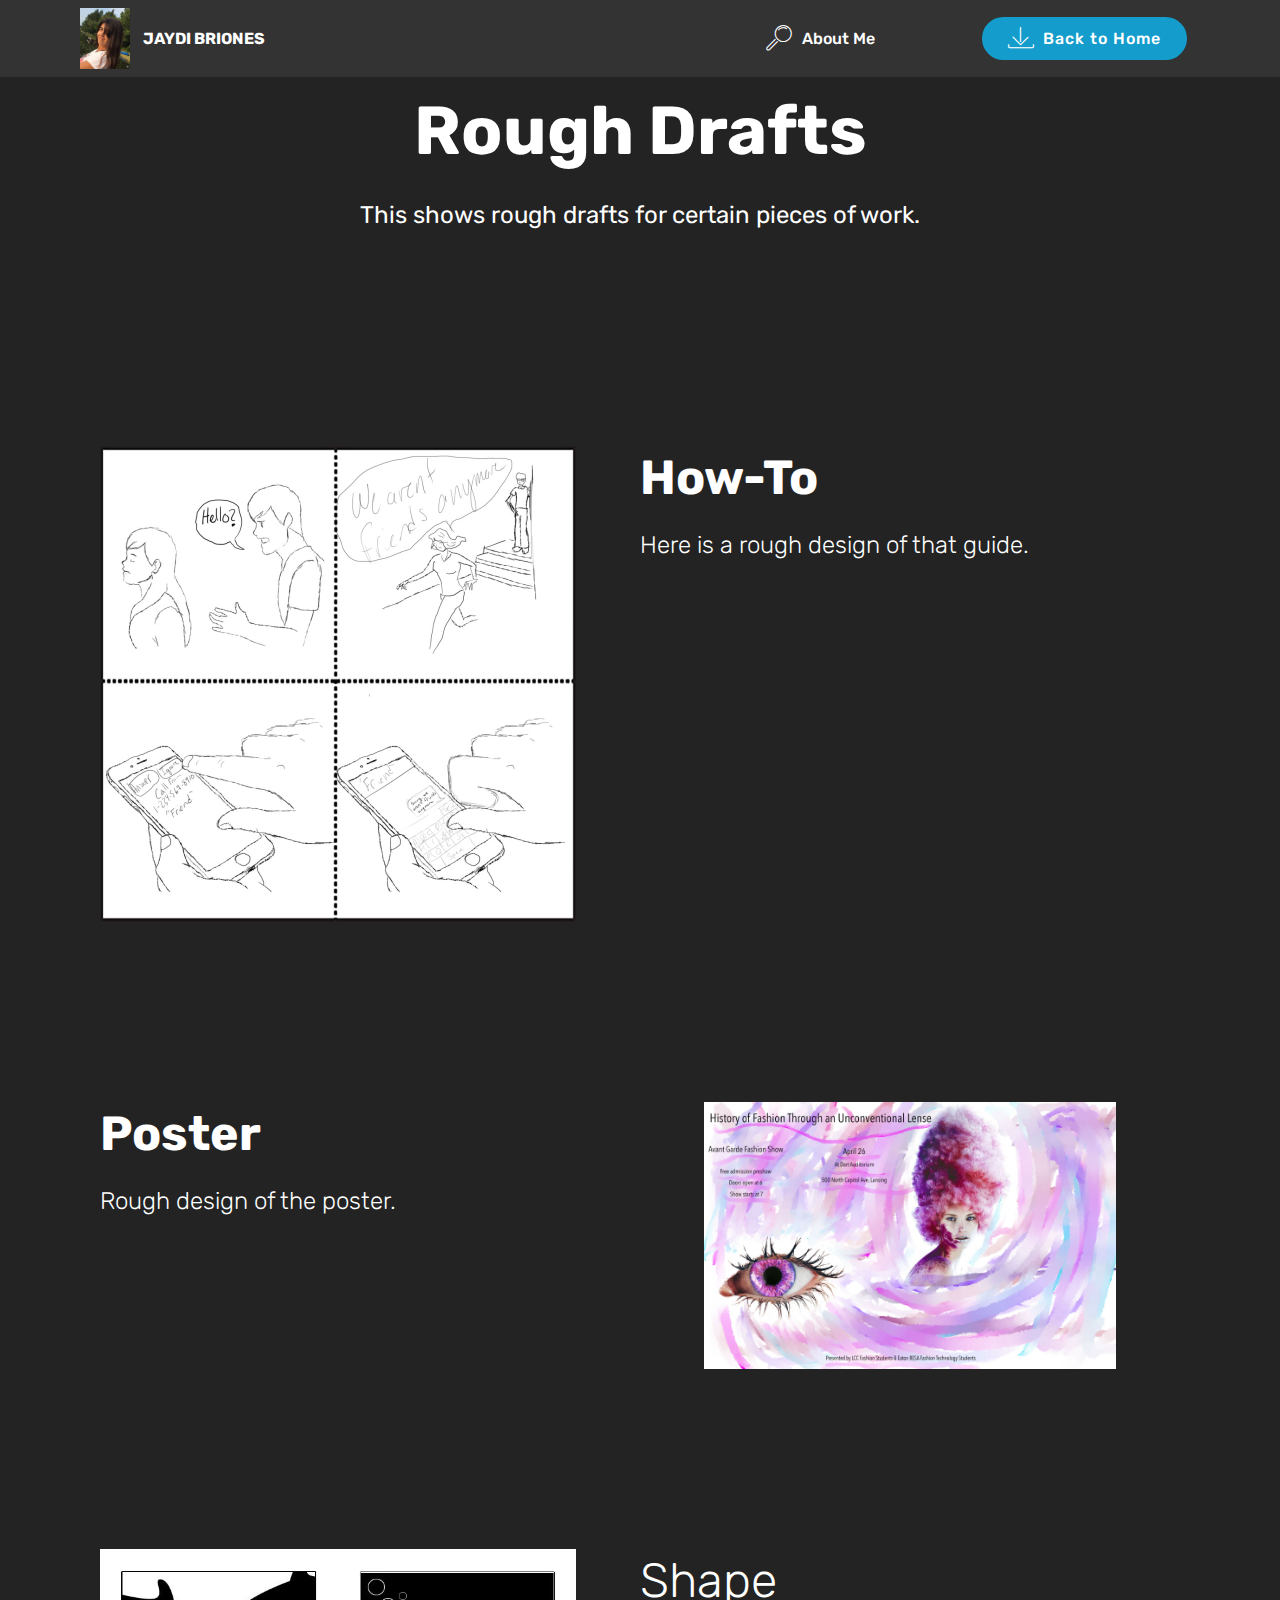
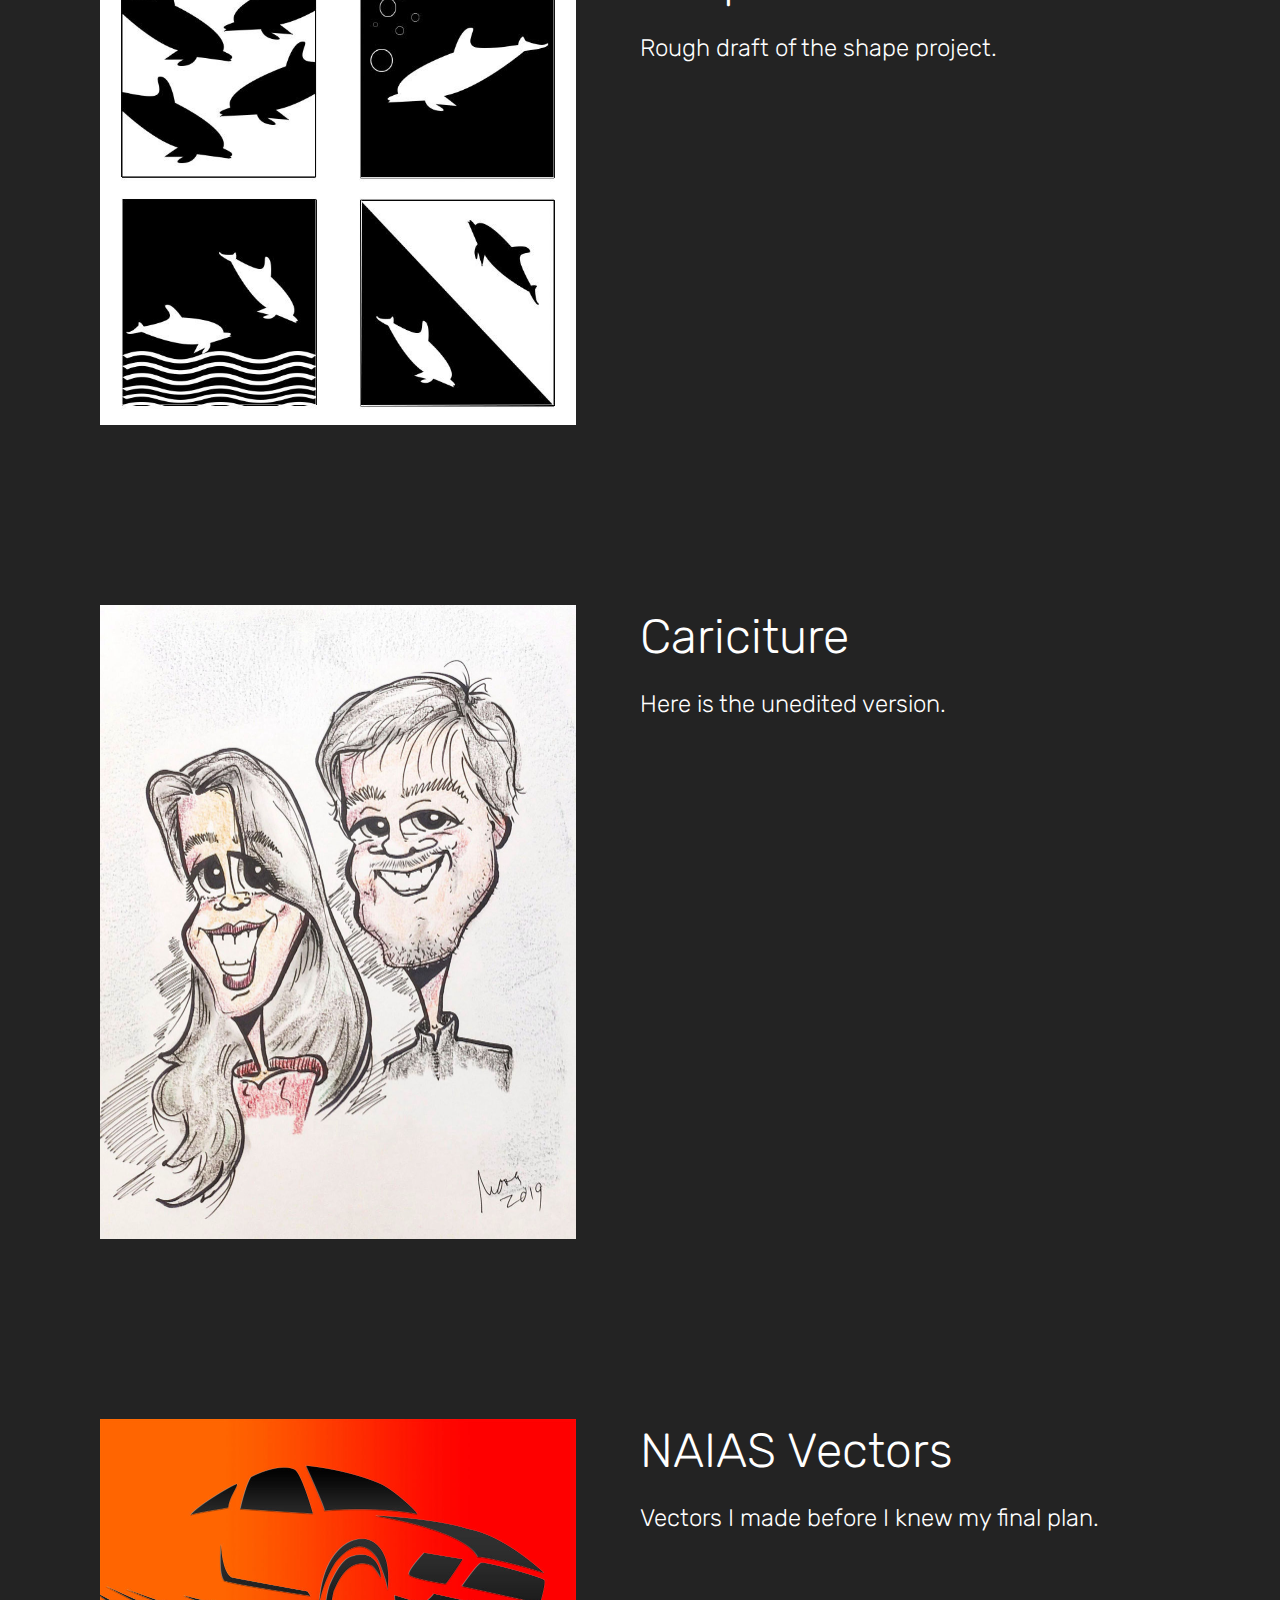
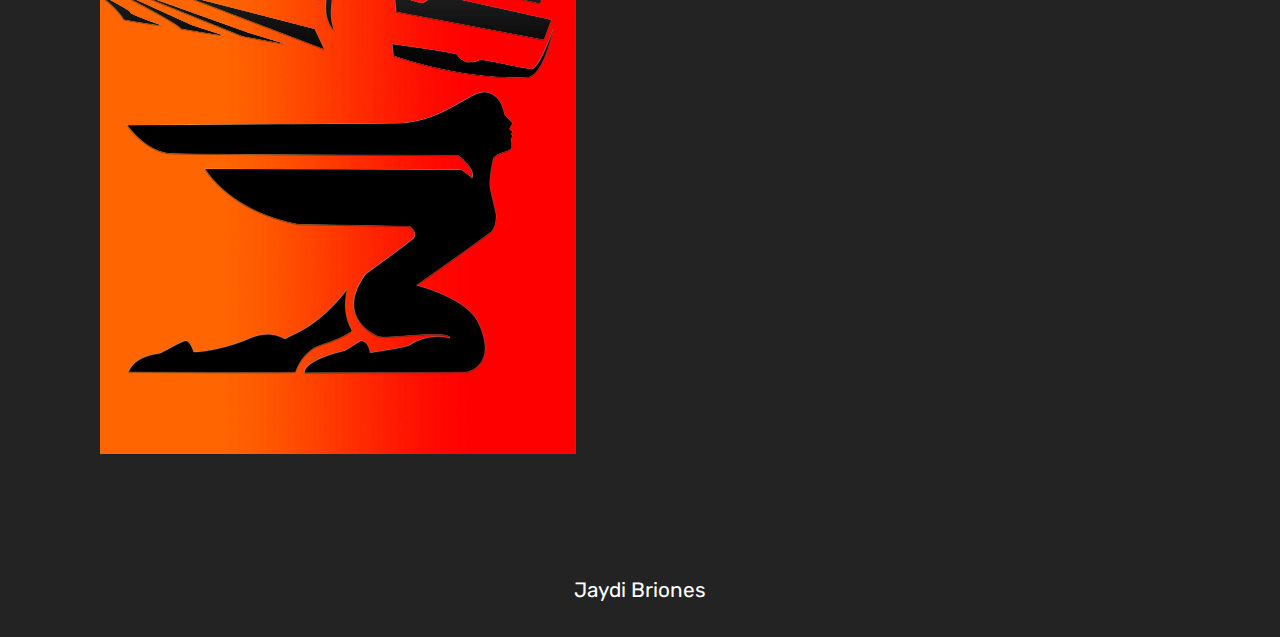
<file: page5.html>
<!DOCTYPE html>
<html  >
<head>
  <!-- Site made with Mobirise Website Builder v4.10.0, https://mobirise.com -->
  <meta charset="UTF-8">
  <meta http-equiv="X-UA-Compatible" content="IE=edge">
  <meta name="generator" content="Mobirise v4.10.0, mobirise.com">
  <meta name="viewport" content="width=device-width, initial-scale=1, minimum-scale=1">
  <link rel="shortcut icon" href="assets/images/me2-122x147.jpg" type="image/x-icon">
  <meta name="description" content="Web Page Maker Description">
  
  <title>Rough Drafts</title>
  <link rel="stylesheet" href="assets/web/assets/mobirise-icons/mobirise-icons.css">
  <link rel="stylesheet" href="assets/tether/tether.min.css">
  <link rel="stylesheet" href="assets/bootstrap/css/bootstrap.min.css">
  <link rel="stylesheet" href="assets/bootstrap/css/bootstrap-grid.min.css">
  <link rel="stylesheet" href="assets/bootstrap/css/bootstrap-reboot.min.css">
  <link rel="stylesheet" href="assets/dropdown/css/style.css">
  <link rel="stylesheet" href="assets/theme/css/style.css">
  <link rel="stylesheet" href="assets/mobirise/css/mbr-additional.css" type="text/css">
  
  
  
</head>
<body>
  <section class="menu cid-rqEyJ2jH8x" once="menu" id="menu1-s">

    

    <nav class="navbar navbar-expand beta-menu navbar-dropdown align-items-center navbar-fixed-top navbar-toggleable-sm">
        <button class="navbar-toggler navbar-toggler-right" type="button" data-toggle="collapse" data-target="#navbarSupportedContent" aria-controls="navbarSupportedContent" aria-expanded="false" aria-label="Toggle navigation">
            <div class="hamburger">
                <span></span>
                <span></span>
                <span></span>
                <span></span>
            </div>
        </button>
        <div class="menu-logo">
            <div class="navbar-brand">
                <span class="navbar-logo">
                    <a href="index.html#testimonials3-b">
                         <img src="assets/images/me2-122x147.jpg" alt="Mobirise" title="" style="height: 3.8rem;">
                    </a>
                </span>
                <span class="navbar-caption-wrap"><a class="navbar-caption text-white display-4" href="index.html#testimonials3-b">
                        JAYDI BRIONES</a></span>
            </div>
        </div>
        <div class="collapse navbar-collapse" id="navbarSupportedContent">
            <ul class="navbar-nav nav-dropdown" data-app-modern-menu="true"><li class="nav-item">
                    <a class="nav-link link text-white display-4" href="index.html#testimonials3-b">
                        <span class="mbri-search mbr-iconfont mbr-iconfont-btn"></span>
                        About Me &nbsp; &nbsp; &nbsp; &nbsp; &nbsp; &nbsp; &nbsp; &nbsp; &nbsp; &nbsp;&nbsp;</a>
                </li></ul>
            <div class="navbar-buttons mbr-section-btn"><a class="btn btn-sm btn-primary display-4" href="#top">
                    <span class="mbri-save mbr-iconfont mbr-iconfont-btn "></span>
                    Back to Home</a></div>
        </div>
    </nav>
</section>

<section class="engine"><a href="https://mobirise.info/o">portfolio website templates</a></section><section class="header1 cid-rrMNAdJGGe" id="header16-u">

    

    

    <div class="container">
        <div class="row justify-content-md-center">
            <div class="col-md-10 align-center">
                <h1 class="mbr-section-title mbr-bold pb-3 mbr-fonts-style display-1">Rough Drafts</h1>
                
                <p class="mbr-text pb-3 mbr-fonts-style display-5">This shows rough drafts for certain pieces of work.<br></p>
                
            </div>
        </div>
    </div>

</section>

<section class="features11 cid-rrMNFQEXVV" id="features11-w">

    

    

    <div class="container">   
        <div class="col-md-12">
            <div class="media-container-row">
                <div class="mbr-figure m-auto" style="width: 50%;">
                    <img src="assets/images/cut-communications-952x952.jpg" alt="Mobirise" title="">
                </div>
                <div class=" align-left aside-content">
                    <h2 class="mbr-title pt-2 mbr-fonts-style display-2"><strong>
                        How-To</strong></h2>
                    <div class="mbr-section-text">
                        <p class="mbr-text mb-5 pt-3 mbr-light mbr-fonts-style display-5">
                        Here is a rough design of that guide.</p>
                    </div>

                    
                </div>
            </div>
        </div> 
    </div>          
</section>

<section class="features11 cid-rrMNGf3KUY" id="features11-x">

    

    

    <div class="container">   
        <div class="col-md-12">
            <div class="media-container-row">
                <div class="mbr-figure m-auto" style="width: 50%;">
                    <img src="assets/images/poster-2-952x616.jpg" alt="Mobirise" title="">
                </div>
                <div class=" align-left aside-content">
                    <h2 class="mbr-title pt-2 mbr-fonts-style display-2"><strong>
                        Poster</strong></h2>
                    <div class="mbr-section-text">
                        <p class="mbr-text mb-5 pt-3 mbr-light mbr-fonts-style display-5">
                        Rough design of the poster.</p>
                    </div>

                    
                </div>
            </div>
        </div> 
    </div>          
</section>

<section class="features11 cid-rrMY5SFiun" id="features11-1g">

    

    

    <div class="container">   
        <div class="col-md-12">
            <div class="media-container-row">
                <div class="mbr-figure m-auto" style="width: 50%;">
                    <img src="assets/images/dolphin-shape-720x720.jpg" alt="Mobirise" title="">
                </div>
                <div class=" align-left aside-content">
                    <h2 class="mbr-title pt-2 mbr-fonts-style display-2">
                        Shape</h2>
                    <div class="mbr-section-text">
                        <p class="mbr-text mb-5 pt-3 mbr-light mbr-fonts-style display-5">
                        Rough draft of the shape project.&nbsp;</p>
                    </div>

                    
                </div>
            </div>
        </div> 
    </div>          
</section>

<section class="features11 cid-rrMV9orudU" id="features11-1f">

    

    

    <div class="container">   
        <div class="col-md-12">
            <div class="media-container-row">
                <div class="mbr-figure m-auto" style="width: 50%;">
                    <img src="assets/images/cariciture-better-color-952x1269.jpg" alt="Mobirise" title="">
                </div>
                <div class=" align-left aside-content">
                    <h2 class="mbr-title pt-2 mbr-fonts-style display-2">
                        Cariciture&nbsp;</h2>
                    <div class="mbr-section-text">
                        <p class="mbr-text mb-5 pt-3 mbr-light mbr-fonts-style display-5">
                        Here is the unedited version.</p>
                    </div>

                    
                </div>
            </div>
        </div> 
    </div>          
</section>

<section class="features11 cid-rrMYyLY9rl" id="features11-1h">

    

    

    <div class="container">   
        <div class="col-md-12">
            <div class="media-container-row">
                <div class="mbr-figure m-auto" style="width: 50%;">
                    <img src="assets/images/naias-stuff-952x1269.jpg" alt="Mobirise" title="">
                </div>
                <div class=" align-left aside-content">
                    <h2 class="mbr-title pt-2 mbr-fonts-style display-2">
                        NAIAS Vectors</h2>
                    <div class="mbr-section-text">
                        <p class="mbr-text mb-5 pt-3 mbr-light mbr-fonts-style display-5">
                        Vectors I made before I knew my final plan.</p>
                    </div>

                    
                </div>
            </div>
        </div> 
    </div>          
</section>

<section once="footers" class="cid-rrMPrzE8Nq" id="footer6-19">

    

    

    <div class="container">
        <div class="media-container-row align-center mbr-white">
            <div class="col-12">
                <p class="mbr-text mb-0 mbr-fonts-style display-7">
                    Jaydi Briones</p>
            </div>
        </div>
    </div>
</section>


  <script src="assets/web/assets/jquery/jquery.min.js"></script>
  <script src="assets/popper/popper.min.js"></script>
  <script src="assets/tether/tether.min.js"></script>
  <script src="assets/bootstrap/js/bootstrap.min.js"></script>
  <script src="assets/smoothscroll/smooth-scroll.js"></script>
  <script src="assets/dropdown/js/script.min.js"></script>
  <script src="assets/touchswipe/jquery.touch-swipe.min.js"></script>
  <script src="assets/theme/js/script.js"></script>
  
  
</body>
</html>
</file>
<file: assets/web/assets/mobirise-icons/mobirise-icons.css>
@font-face {
  font-family: 'MobiriseIcons';
  src:  url('mobirise-icons.eot?spat4u');
  src:  url('mobirise-icons.eot?spat4u#iefix') format('embedded-opentype'),
    url('mobirise-icons.ttf?spat4u') format('truetype'),
    url('mobirise-icons.woff?spat4u') format('woff'),
    url('mobirise-icons.svg?spat4u#MobiriseIcons') format('svg');
  font-weight: normal;
  font-style: normal;
}

[class^="mbri-"], [class*=" mbri-"] {
  /* use !important to prevent issues with browser extensions that change fonts */
  font-family: MobiriseIcons !important;
  speak: none;
  font-style: normal;
  font-weight: normal;
  font-variant: normal;
  text-transform: none;
  line-height: 1;

  /* Better Font Rendering =========== */
  -webkit-font-smoothing: antialiased;
  -moz-osx-font-smoothing: grayscale;
}

.mbri-add-submenu:before {
  content: "\e900";
}
.mbri-alert:before {
  content: "\e901";
}
.mbri-align-center:before {
  content: "\e902";
}
.mbri-align-justify:before {
  content: "\e903";
}
.mbri-align-left:before {
  content: "\e904";
}
.mbri-align-right:before {
  content: "\e905";
}
.mbri-android:before {
  content: "\e906";
}
.mbri-apple:before {
  content: "\e907";
}
.mbri-arrow-down:before {
  content: "\e908";
}
.mbri-arrow-next:before {
  content: "\e909";
}
.mbri-arrow-prev:before {
  content: "\e90a";
}
.mbri-arrow-up:before {
  content: "\e90b";
}
.mbri-bold:before {
  content: "\e90c";
}
.mbri-bookmark:before {
  content: "\e90d";
}
.mbri-bootstrap:before {
  content: "\e90e";
}
.mbri-briefcase:before {
  content: "\e90f";
}
.mbri-browse:before {
  content: "\e910";
}
.mbri-bulleted-list:before {
  content: "\e911";
}
.mbri-calendar:before {
  content: "\e912";
}
.mbri-camera:before {
  content: "\e913";
}
.mbri-cart-add:before {
  content: "\e914";
}
.mbri-cart-full:before {
  content: "\e915";
}
.mbri-cash:before {
  content: "\e916";
}
.mbri-change-style:before {
  content: "\e917";
}
.mbri-chat:before {
  content: "\e918";
}
.mbri-clock:before {
  content: "\e919";
}
.mbri-close:before {
  content: "\e91a";
}
.mbri-cloud:before {
  content: "\e91b";
}
.mbri-code:before {
  content: "\e91c";
}
.mbri-contact-form:before {
  content: "\e91d";
}
.mbri-credit-card:before {
  content: "\e91e";
}
.mbri-cursor-click:before {
  content: "\e91f";
}
.mbri-cust-feedback:before {
  content: "\e920";
}
.mbri-database:before {
  content: "\e921";
}
.mbri-delivery:before {
  content: "\e922";
}
.mbri-desktop:before {
  content: "\e923";
}
.mbri-devices:before {
  content: "\e924";
}
.mbri-down:before {
  content: "\e925";
}
.mbri-download:before {
  content: "\e989";
}
.mbri-drag-n-drop:before {
  content: "\e927";
}
.mbri-drag-n-drop2:before {
  content: "\e928";
}
.mbri-edit:before {
  content: "\e929";
}
.mbri-edit2:before {
  content: "\e92a";
}
.mbri-error:before {
  content: "\e92b";
}
.mbri-extension:before {
  content: "\e92c";
}
.mbri-features:before {
  content: "\e92d";
}
.mbri-file:before {
  content: "\e92e";
}
.mbri-flag:before {
  content: "\e92f";
}
.mbri-folder:before {
  content: "\e930";
}
.mbri-gift:before {
  content: "\e931";
}
.mbri-github:before {
  content: "\e932";
}
.mbri-globe:before {
  content: "\e933";
}
.mbri-globe-2:before {
  content: "\e934";
}
.mbri-growing-chart:before {
  content: "\e935";
}
.mbri-hearth:before {
  content: "\e936";
}
.mbri-help:before {
  content: "\e937";
}
.mbri-home:before {
  content: "\e938";
}
.mbri-hot-cup:before {
  content: "\e939";
}
.mbri-idea:before {
  content: "\e93a";
}
.mbri-image-gallery:before {
  content: "\e93b";
}
.mbri-image-slider:before {
  content: "\e93c";
}
.mbri-info:before {
  content: "\e93d";
}
.mbri-italic:before {
  content: "\e93e";
}
.mbri-key:before {
  content: "\e93f";
}
.mbri-laptop:before {
  content: "\e940";
}
.mbri-layers:before {
  content: "\e941";
}
.mbri-left-right:before {
  content: "\e942";
}
.mbri-left:before {
  content: "\e943";
}
.mbri-letter:before {
  content: "\e944";
}
.mbri-like:before {
  content: "\e945";
}
.mbri-link:before {
  content: "\e946";
}
.mbri-lock:before {
  content: "\e947";
}
.mbri-login:before {
  content: "\e948";
}
.mbri-logout:before {
  content: "\e949";
}
.mbri-magic-stick:before {
  content: "\e94a";
}
.mbri-map-pin:before {
  content: "\e94b";
}
.mbri-menu:before {
  content: "\e94c";
}
.mbri-mobile:before {
  content: "\e94d";
}
.mbri-mobile2:before {
  content: "\e94e";
}
.mbri-mobirise:before {
  content: "\e94f";
}
.mbri-more-horizontal:before {
  content: "\e950";
}
.mbri-more-vertical:before {
  content: "\e951";
}
.mbri-music:before {
  content: "\e952";
}
.mbri-new-file:before {
  content: "\e953";
}
.mbri-numbered-list:before {
  content: "\e954";
}
.mbri-opened-folder:before {
  content: "\e955";
}
.mbri-pages:before {
  content: "\e956";
}
.mbri-paper-plane:before {
  content: "\e957";
}
.mbri-paperclip:before {
  content: "\e958";
}
.mbri-photo:before {
  content: "\e959";
}
.mbri-photos:before {
  content: "\e95a";
}
.mbri-pin:before {
  content: "\e95b";
}
.mbri-play:before {
  content: "\e95c";
}
.mbri-plus:before {
  content: "\e95d";
}
.mbri-preview:before {
  content: "\e95e";
}
.mbri-print:before {
  content: "\e95f";
}
.mbri-protect:before {
  content: "\e960";
}
.mbri-question:before {
  content: "\e961";
}
.mbri-quote-left:before {
  content: "\e962";
}
.mbri-quote-right:before {
  content: "\e963";
}
.mbri-refresh:before {
  content: "\e964";
}
.mbri-responsive:before {
  content: "\e965";
}
.mbri-right:before {
  content: "\e966";
}
.mbri-rocket:before {
  content: "\e967";
}
.mbri-sad-face:before {
  content: "\e968";
}
.mbri-sale:before {
  content: "\e969";
}
.mbri-save:before {
  content: "\e96a";
}
.mbri-search:before {
  content: "\e96b";
}
.mbri-setting:before {
  content: "\e96c";
}
.mbri-setting2:before {
  content: "\e96d";
}
.mbri-setting3:before {
  content: "\e96e";
}
.mbri-share:before {
  content: "\e96f";
}
.mbri-shopping-bag:before {
  content: "\e970";
}
.mbri-shopping-basket:before {
  content: "\e971";
}
.mbri-shopping-cart:before {
  content: "\e972";
}
.mbri-sites:before {
  content: "\e973";
}
.mbri-smile-face:before {
  content: "\e974";
}
.mbri-speed:before {
  content: "\e975";
}
.mbri-star:before {
  content: "\e976";
}
.mbri-success:before {
  content: "\e977";
}
.mbri-sun:before {
  content: "\e978";
}
.mbri-sun2:before {
  content: "\e979";
}
.mbri-tablet:before {
  content: "\e97a";
}
.mbri-tablet-vertical:before {
  content: "\e97b";
}
.mbri-target:before {
  content: "\e97c";
}
.mbri-timer:before {
  content: "\e97d";
}
.mbri-to-ftp:before {
  content: "\e97e";
}
.mbri-to-local-drive:before {
  content: "\e97f";
}
.mbri-touch-swipe:before {
  content: "\e980";
}
.mbri-touch:before {
  content: "\e981";
}
.mbri-trash:before {
  content: "\e982";
}
.mbri-underline:before {
  content: "\e983";
}
.mbri-unlink:before {
  content: "\e984";
}
.mbri-unlock:before {
  content: "\e985";
}
.mbri-up-down:before {
  content: "\e986";
}
.mbri-up:before {
  content: "\e987";
}
.mbri-update:before {
  content: "\e988";
}
.mbri-upload:before {
 content: "\e926"; 
}
.mbri-user:before {
  content: "\e98a";
}
.mbri-user2:before {
  content: "\e98b";
}
.mbri-users:before {
  content: "\e98c";
}
.mbri-video:before {
  content: "\e98d";
}
.mbri-video-play:before {
  content: "\e98e";
}
.mbri-watch:before {
  content: "\e98f";
}
.mbri-website-theme:before {
  content: "\e990";
}
.mbri-wifi:before {
  content: "\e991";
}
.mbri-windows:before {
  content: "\e992";
}
.mbri-zoom-out:before {
  content: "\e993";
}
.mbri-redo:before {
  content: "\e994";
}
.mbri-undo:before {
  content: "\e995";
}
</file>
<file: assets/socicon/css/styles.css>
@charset "UTF-8";

@font-face {
  font-family: "socicon";
  src:url("../fonts/socicon.eot");
  src:url("../fonts/socicon.eot?#iefix") format("embedded-opentype"),
    url("../fonts/socicon.woff") format("woff"),
    url("../fonts/socicon.ttf") format("truetype"),
    url("../fonts/socicon.svg#socicon") format("svg");
  font-weight: normal;
  font-style: normal;

}

[data-icon]:before {
  font-family: "socicon" !important;
  content: attr(data-icon);
  font-style: normal !important;
  font-weight: normal !important;
  font-variant: normal !important;
  text-transform: none !important;
  speak: none;
  line-height: 1;
  -webkit-font-smoothing: antialiased;
  -moz-osx-font-smoothing: grayscale;
}

[class^="socicon-"]:before,
[class*=" socicon-"]:before {
  font-family: "socicon" !important;
  font-style: normal !important;
  font-weight: normal !important;
  font-variant: normal !important;
  text-transform: none !important;
  speak: none;
  line-height: 1;
  -webkit-font-smoothing: antialiased;
  -moz-osx-font-smoothing: grayscale;
}

.socicon-modelmayhem:before {
  content: "\e000";
}
.socicon-mixcloud:before {
  content: "\e001";
}
.socicon-drupal:before {
  content: "\e002";
}
.socicon-swarm:before {
  content: "\e003";
}
.socicon-istock:before {
  content: "\e004";
}
.socicon-yammer:before {
  content: "\e005";
}
.socicon-ello:before {
  content: "\e006";
}
.socicon-stackoverflow:before {
  content: "\e007";
}
.socicon-persona:before {
  content: "\e008";
}
.socicon-triplej:before {
  content: "\e009";
}
.socicon-houzz:before {
  content: "\e00a";
}
.socicon-rss:before {
  content: "\e00b";
}
.socicon-paypal:before {
  content: "\e00c";
}
.socicon-odnoklassniki:before {
  content: "\e00d";
}
.socicon-airbnb:before {
  content: "\e00e";
}
.socicon-periscope:before {
  content: "\e00f";
}
.socicon-outlook:before {
  content: "\e010";
}
.socicon-coderwall:before {
  content: "\e011";
}
.socicon-tripadvisor:before {
  content: "\e012";
}
.socicon-appnet:before {
  content: "\e013";
}
.socicon-goodreads:before {
  content: "\e014";
}
.socicon-tripit:before {
  content: "\e015";
}
.socicon-lanyrd:before {
  content: "\e016";
}
.socicon-slideshare:before {
  content: "\e017";
}
.socicon-buffer:before {
  content: "\e018";
}
.socicon-disqus:before {
  content: "\e019";
}
.socicon-vkontakte:before {
  content: "\e01a";
}
.socicon-whatsapp:before {
  content: "\e01b";
}
.socicon-patreon:before {
  content: "\e01c";
}
.socicon-storehouse:before {
  content: "\e01d";
}
.socicon-pocket:before {
  content: "\e01e";
}
.socicon-mail:before {
  content: "\e01f";
}
.socicon-blogger:before {
  content: "\e020";
}
.socicon-technorati:before {
  content: "\e021";
}
.socicon-reddit:before {
  content: "\e022";
}
.socicon-dribbble:before {
  content: "\e023";
}
.socicon-stumbleupon:before {
  content: "\e024";
}
.socicon-digg:before {
  content: "\e025";
}
.socicon-envato:before {
  content: "\e026";
}
.socicon-behance:before {
  content: "\e027";
}
.socicon-delicious:before {
  content: "\e028";
}
.socicon-deviantart:before {
  content: "\e029";
}
.socicon-forrst:before {
  content: "\e02a";
}
.socicon-play:before {
  content: "\e02b";
}
.socicon-zerply:before {
  content: "\e02c";
}
.socicon-wikipedia:before {
  content: "\e02d";
}
.socicon-apple:before {
  content: "\e02e";
}
.socicon-flattr:before {
  content: "\e02f";
}
.socicon-github:before {
  content: "\e030";
}
.socicon-renren:before {
  content: "\e031";
}
.socicon-friendfeed:before {
  content: "\e032";
}
.socicon-newsvine:before {
  content: "\e033";
}
.socicon-identica:before {
  content: "\e034";
}
.socicon-bebo:before {
  content: "\e035";
}
.socicon-zynga:before {
  content: "\e036";
}
.socicon-steam:before {
  content: "\e037";
}
.socicon-xbox:before {
  content: "\e038";
}
.socicon-windows:before {
  content: "\e039";
}
.socicon-qq:before {
  content: "\e03a";
}
.socicon-douban:before {
  content: "\e03b";
}
.socicon-meetup:before {
  content: "\e03c";
}
.socicon-playstation:before {
  content: "\e03d";
}
.socicon-android:before {
  content: "\e03e";
}
.socicon-snapchat:before {
  content: "\e03f";
}
.socicon-twitter:before {
  content: "\e040";
}
.socicon-facebook:before {
  content: "\e041";
}
.socicon-googleplus:before {
  content: "\e042";
}
.socicon-pinterest:before {
  content: "\e043";
}
.socicon-foursquare:before {
  content: "\e044";
}
.socicon-yahoo:before {
  content: "\e045";
}
.socicon-skype:before {
  content: "\e046";
}
.socicon-yelp:before {
  content: "\e047";
}
.socicon-feedburner:before {
  content: "\e048";
}
.socicon-linkedin:before {
  content: "\e049";
}
.socicon-viadeo:before {
  content: "\e04a";
}
.socicon-xing:before {
  content: "\e04b";
}
.socicon-myspace:before {
  content: "\e04c";
}
.socicon-soundcloud:before {
  content: "\e04d";
}
.socicon-spotify:before {
  content: "\e04e";
}
.socicon-grooveshark:before {
  content: "\e04f";
}
.socicon-lastfm:before {
  content: "\e050";
}
.socicon-youtube:before {
  content: "\e051";
}
.socicon-vimeo:before {
  content: "\e052";
}
.socicon-dailymotion:before {
  content: "\e053";
}
.socicon-vine:before {
  content: "\e054";
}
.socicon-flickr:before {
  content: "\e055";
}
.socicon-500px:before {
  content: "\e056";
}
.socicon-wordpress:before {
  content: "\e058";
}
.socicon-tumblr:before {
  content: "\e059";
}
.socicon-twitch:before {
  content: "\e05a";
}
.socicon-8tracks:before {
  content: "\e05b";
}
.socicon-amazon:before {
  content: "\e05c";
}
.socicon-icq:before {
  content: "\e05d";
}
.socicon-smugmug:before {
  content: "\e05e";
}
.socicon-ravelry:before {
  content: "\e05f";
}
.socicon-weibo:before {
  content: "\e060";
}
.socicon-baidu:before {
  content: "\e061";
}
.socicon-angellist:before {
  content: "\e062";
}
.socicon-ebay:before {
  content: "\e063";
}
.socicon-imdb:before {
  content: "\e064";
}
.socicon-stayfriends:before {
  content: "\e065";
}
.socicon-residentadvisor:before {
  content: "\e066";
}
.socicon-google:before {
  content: "\e067";
}
.socicon-yandex:before {
  content: "\e068";
}
.socicon-sharethis:before {
  content: "\e069";
}
.socicon-bandcamp:before {
  content: "\e06a";
}
.socicon-itunes:before {
  content: "\e06b";
}
.socicon-deezer:before {
  content: "\e06c";
}
.socicon-telegram:before {
  content: "\e06e";
}
.socicon-openid:before {
  content: "\e06f";
}
.socicon-amplement:before {
  content: "\e070";
}
.socicon-viber:before {
  content: "\e071";
}
.socicon-zomato:before {
  content: "\e072";
}
.socicon-draugiem:before {
  content: "\e074";
}
.socicon-endomodo:before {
  content: "\e075";
}
.socicon-filmweb:before {
  content: "\e076";
}
.socicon-stackexchange:before {
  content: "\e077";
}
.socicon-wykop:before {
  content: "\e078";
}
.socicon-teamspeak:before {
  content: "\e079";
}
.socicon-teamviewer:before {
  content: "\e07a";
}
.socicon-ventrilo:before {
  content: "\e07b";
}
.socicon-younow:before {
  content: "\e07c";
}
.socicon-raidcall:before {
  content: "\e07d";
}
.socicon-mumble:before {
  content: "\e07e";
}
.socicon-medium:before {
  content: "\e06d";
}
.socicon-bebee:before {
  content: "\e07f";
}
.socicon-hitbox:before {
  content: "\e080";
}
.socicon-reverbnation:before {
  content: "\e081";
}
.socicon-formulr:before {
  content: "\e082";
}
.socicon-instagram:before {
  content: "\e057";
}
.socicon-battlenet:before {
  content: "\e083";
}
.socicon-chrome:before {
  content: "\e084";
}
.socicon-discord:before {
  content: "\e086";
}
.socicon-issuu:before {
  content: "\e087";
}
.socicon-macos:before {
  content: "\e088";
}
.socicon-firefox:before {
  content: "\e089";
}
.socicon-opera:before {
  content: "\e08d";
}
.socicon-keybase:before {
  content: "\e090";
}
.socicon-alliance:before {
  content: "\e091";
}
.socicon-livejournal:before {
  content: "\e092";
}
.socicon-googlephotos:before {
  content: "\e093";
}
.socicon-horde:before {
  content: "\e094";
}
.socicon-etsy:before {
  content: "\e095";
}
.socicon-zapier:before {
  content: "\e096";
}
.socicon-google-scholar:before {
  content: "\e097";
}
.socicon-researchgate:before {
  content: "\e098";
}
.socicon-wechat:before {
  content: "\e099";
}
.socicon-strava:before {
  content: "\e09a";
}
.socicon-line:before {
  content: "\e09b";
}
.socicon-lyft:before {
  content: "\e09c";
}
.socicon-uber:before {
  content: "\e09d";
}
.socicon-songkick:before {
  content: "\e09e";
}
.socicon-viewbug:before {
  content: "\e09f";
}
.socicon-googlegroups:before {
  content: "\e0a0";
}
.socicon-quora:before {
  content: "\e073";
}
.socicon-diablo:before {
  content: "\e085";
}
.socicon-blizzard:before {
  content: "\e0a1";
}
.socicon-hearthstone:before {
  content: "\e08b";
}
.socicon-heroes:before {
  content: "\e08a";
}
.socicon-overwatch:before {
  content: "\e08c";
}
.socicon-warcraft:before {
  content: "\e08e";
}
.socicon-starcraft:before {
  content: "\e08f";
}
.socicon-beam:before {
  content: "\e0a2";
}
.socicon-curse:before {
  content: "\e0a3";
}
.socicon-player:before {
  content: "\e0a4";
}
.socicon-streamjar:before {
  content: "\e0a5";
}
.socicon-nintendo:before {
  content: "\e0a6";
}
.socicon-hellocoton:before {
  content: "\e0a7";
}
</file>
<file: assets/dropdown/css/style.css>
.navbar-dropdown {
  left: 0;
  padding: 0;
  position: absolute;
  right: 0;
  top: 0;
  transition: all 0.45s ease;
  z-index: 1030;
  background: #282828; }
  .navbar-dropdown .navbar-logo {
    margin-right: 0.8rem;
    transition: margin 0.3s ease-in-out;
    vertical-align: middle; }
    .navbar-dropdown .navbar-logo img {
      height: 3.125rem;
      transition: all 0.3s ease-in-out; }
    .navbar-dropdown .navbar-logo.mbr-iconfont {
      font-size: 3.125rem;
      line-height: 3.125rem; }
  .navbar-dropdown .navbar-caption {
    font-weight: 700;
    white-space: normal;
    vertical-align: -4px;
    line-height: 3.125rem !important; }
    .navbar-dropdown .navbar-caption, .navbar-dropdown .navbar-caption:hover {
      color: inherit;
      text-decoration: none; }
  .navbar-dropdown .mbr-iconfont + .navbar-caption {
    vertical-align: -1px; }
  .navbar-dropdown.navbar-fixed-top {
    position: fixed; }
  .navbar-dropdown .navbar-brand span {
    vertical-align: -4px; }
  .navbar-dropdown.bg-color.transparent {
    background: none; }
  .navbar-dropdown.navbar-short .navbar-brand {
    padding: 0.625rem 0; }
    .navbar-dropdown.navbar-short .navbar-brand span {
      vertical-align: -1px; }
  .navbar-dropdown.navbar-short .navbar-caption {
    line-height: 2.375rem !important;
    vertical-align: -2px; }
  .navbar-dropdown.navbar-short .navbar-logo {
    margin-right: 0.5rem; }
    .navbar-dropdown.navbar-short .navbar-logo img {
      height: 2.375rem; }
    .navbar-dropdown.navbar-short .navbar-logo.mbr-iconfont {
      font-size: 2.375rem;
      line-height: 2.375rem; }
  .navbar-dropdown.navbar-short .mbr-table-cell {
    height: 3.625rem; }
  .navbar-dropdown .navbar-close {
    left: 0.6875rem;
    position: fixed;
    top: 0.75rem;
    z-index: 1000; }
  .navbar-dropdown .hamburger-icon {
    content: "";
    display: inline-block;
    vertical-align: middle;
    width: 16px;
    -webkit-box-shadow: 0 -6px 0 1px #282828,0 0 0 1px #282828,0 6px 0 1px #282828;
    -moz-box-shadow: 0 -6px 0 1px #282828,0 0 0 1px #282828,0 6px 0 1px #282828;
    box-shadow: 0 -6px 0 1px #282828,0 0 0 1px #282828,0 6px 0 1px #282828; }

.dropdown-menu .dropdown-toggle[data-toggle="dropdown-submenu"]::after {
  border-bottom: 0.35em solid transparent;
  border-left: 0.35em solid;
  border-right: 0;
  border-top: 0.35em solid transparent;
  margin-left: 0.3rem; }

.dropdown-menu .dropdown-item:focus {
  outline: 0; }

.nav-dropdown {
  font-size: 0.75rem;
  font-weight: 500;
  height: auto !important; }
  .nav-dropdown .nav-btn {
    padding-left: 1rem; }
  .nav-dropdown .link {
    margin: .667em 1.667em;
    font-weight: 500;
    padding: 0;
    transition: color .2s ease-in-out; }
    .nav-dropdown .link.dropdown-toggle {
      margin-right: 2.583em; }
      .nav-dropdown .link.dropdown-toggle::after {
        margin-left: .25rem;
        border-top: 0.35em solid;
        border-right: 0.35em solid transparent;
        border-left: 0.35em solid transparent;
        border-bottom: 0; }
      .nav-dropdown .link.dropdown-toggle[aria-expanded="true"] {
        margin: 0;
        padding: 0.667em 3.263em  0.667em 1.667em; }
  .nav-dropdown .link::after,
  .nav-dropdown .dropdown-item::after {
    color: inherit; }
  .nav-dropdown .btn {
    font-size: 0.75rem;
    font-weight: 700;
    letter-spacing: 0;
    margin-bottom: 0;
    padding-left: 1.25rem;
    padding-right: 1.25rem; }
  .nav-dropdown .dropdown-menu {
    border-radius: 0;
    border: 0;
    left: 0;
    margin: 0;
    padding-bottom: 1.25rem;
    padding-top: 1.25rem;
    position: relative; }
  .nav-dropdown .dropdown-submenu {
    margin-left: 0.125rem;
    top: 0; }
  .nav-dropdown .dropdown-item {
    font-weight: 500;
    line-height: 2;
    padding: 0.3846em 4.615em 0.3846em 1.5385em;
    position: relative;
    transition: color .2s ease-in-out, background-color .2s ease-in-out; }
    .nav-dropdown .dropdown-item::after {
      margin-top: -0.3077em;
      position: absolute;
      right: 1.1538em;
      top: 50%; }
    .nav-dropdown .dropdown-item:focus, .nav-dropdown .dropdown-item:hover {
      background: none; }

@media (max-width: 767px) {
  .nav-dropdown.navbar-toggleable-sm {
    bottom: 0;
    display: none;
    left: 0;
    overflow-x: hidden;
    position: fixed;
    top: 0;
    transform: translateX(-100%);
    -ms-transform: translateX(-100%);
    -webkit-transform: translateX(-100%);
    width: 18.75rem;
    z-index: 999; } }
.nav-dropdown.navbar-toggleable-xl {
  bottom: 0;
  display: none;
  left: 0;
  overflow-x: hidden;
  position: fixed;
  top: 0;
  transform: translateX(-100%);
  -ms-transform: translateX(-100%);
  -webkit-transform: translateX(-100%);
  width: 18.75rem;
  z-index: 999; }

.nav-dropdown-sm {
  display: block !important;
  overflow-x: hidden;
  overflow: auto;
  padding-top: 3.875rem; }
  .nav-dropdown-sm::after {
    content: "";
    display: block;
    height: 3rem;
    width: 100%; }
  .nav-dropdown-sm.collapse.in ~ .navbar-close {
    display: block !important; }
  .nav-dropdown-sm.collapsing, .nav-dropdown-sm.collapse.in {
    transform: translateX(0);
    -ms-transform: translateX(0);
    -webkit-transform: translateX(0);
    transition: all 0.25s ease-out;
    -webkit-transition: all 0.25s ease-out;
    background: #282828; }
  .nav-dropdown-sm.collapsing[aria-expanded="false"] {
    transform: translateX(-100%);
    -ms-transform: translateX(-100%);
    -webkit-transform: translateX(-100%); }
  .nav-dropdown-sm .nav-item {
    display: block;
    margin-left: 0 !important;
    padding-left: 0; }
  .nav-dropdown-sm .link,
  .nav-dropdown-sm .dropdown-item {
    border-top: 1px dotted rgba(255, 255, 255, 0.1);
    font-size: 0.8125rem;
    line-height: 1.6;
    margin: 0 !important;
    padding: 0.875rem 2.4rem 0.875rem 1.5625rem !important;
    position: relative;
    white-space: normal; }
    .nav-dropdown-sm .link:focus, .nav-dropdown-sm .link:hover,
    .nav-dropdown-sm .dropdown-item:focus,
    .nav-dropdown-sm .dropdown-item:hover {
      background: rgba(0, 0, 0, 0.2) !important;
      color: #c0a375; }
  .nav-dropdown-sm .nav-btn {
    position: relative;
    padding: 1.5625rem 1.5625rem 0 1.5625rem; }
    .nav-dropdown-sm .nav-btn::before {
      border-top: 1px dotted rgba(255, 255, 255, 0.1);
      content: "";
      left: 0;
      position: absolute;
      top: 0;
      width: 100%; }
    .nav-dropdown-sm .nav-btn + .nav-btn {
      padding-top: 0.625rem; }
      .nav-dropdown-sm .nav-btn + .nav-btn::before {
        display: none; }
  .nav-dropdown-sm .btn {
    padding: 0.625rem 0; }
  .nav-dropdown-sm .dropdown-toggle[data-toggle="dropdown-submenu"]::after {
    margin-left: .25rem;
    border-top: 0.35em solid;
    border-right: 0.35em solid transparent;
    border-left: 0.35em solid transparent;
    border-bottom: 0; }
  .nav-dropdown-sm .dropdown-toggle[data-toggle="dropdown-submenu"][aria-expanded="true"]::after {
    border-top: 0;
    border-right: 0.35em solid transparent;
    border-left: 0.35em solid transparent;
    border-bottom: 0.35em solid; }
  .nav-dropdown-sm .dropdown-menu {
    margin: 0;
    padding: 0;
    position: relative;
    top: 0;
    left: 0;
    width: 100%;
    border: 0;
    float: none;
    border-radius: 0;
    background: none; }
  .nav-dropdown-sm .dropdown-submenu {
    left: 100%;
    margin-left: 0.125rem;
    margin-top: -1.25rem;
    top: 0; }

.navbar-toggleable-sm .nav-dropdown .dropdown-menu {
  position: absolute; }

.navbar-toggleable-sm .nav-dropdown .dropdown-submenu {
  left: 100%;
  margin-left: 0.125rem;
  margin-top: -1.25rem;
  top: 0; }

.navbar-toggleable-sm.opened .nav-dropdown .dropdown-menu {
  position: relative; }

.navbar-toggleable-sm.opened .nav-dropdown .dropdown-submenu {
  left: 0;
  margin-left: 00rem;
  margin-top: 0rem;
  top: 0; }

.is-builder .nav-dropdown.collapsing {
  transition: none !important; }

/*# sourceMappingURL=style.css.map */
</file>
<file: assets/theme/css/style.css>
/*!
 * Mobirise v4 theme (https://mobirise.com/)
 * Copyright 2017 Mobirise
 */
section {
  background-color: #eeeeee; }

section,
.container,
.container-fluid {
  position: relative;
  word-wrap: break-word; }

a.mbr-iconfont:hover {
  text-decoration: none; }

.article .lead p, .article .lead ul, .article .lead ol, .article .lead pre, .article .lead blockquote {
  margin-bottom: 0; }

a {
  font-style: normal;
  font-weight: 400;
  cursor: pointer; }
  a, a:hover {
    text-decoration: none; }

figure {
  margin-bottom: 0; }

body {
  color: #232323; }

h1, h2, h3, h4, h5, h6,
.h1, .h2, .h3, .h4, .h5, .h6,
.display-1, .display-2, .display-3, .display-4 {
  line-height: 1;
  word-break: break-word;
  word-wrap: break-word; }

b, strong {
  font-weight: bold; }

blockquote {
  padding: 10px 0 10px 20px;
  position: relative;
  border-left: 2px solid;
  border-color: #ff3366; }

input:-webkit-autofill, input:-webkit-autofill:hover, input:-webkit-autofill:focus, input:-webkit-autofill:active {
  transition-delay: 9999s;
  transition-property: background-color, color; }

textarea[type="hidden"] {
  display: none; }

body {
  position: relative; }

section {
  background-position: 50% 50%;
  background-repeat: no-repeat;
  background-size: cover; }
  section .mbr-background-video,
  section .mbr-background-video-preview {
    position: absolute;
    bottom: 0;
    left: 0;
    right: 0;
    top: 0; }

.hidden {
  visibility: hidden; }

.mbr-z-index20 {
  z-index: 20; }

/*! Base colors */
.mbr-white {
  color: #ffffff; }

.mbr-black {
  color: #000000; }

.mbr-bg-white {
  background-color: #ffffff; }

.mbr-bg-black {
  background-color: #000000; }

/*! Text-aligns */
.align-left {
  text-align: left; }

.align-center {
  text-align: center; }

.align-right {
  text-align: right; }

@media (max-width: 767px) {
  .align-left, .align-center, .align-right, .mbr-section-btn, .mbr-section-title {
    text-align: center; } }
/*! Font-weight  */
.mbr-light {
  font-weight: 300; }

.mbr-regular {
  font-weight: 400; }

.mbr-semibold {
  font-weight: 500; }

.mbr-bold {
  font-weight: 700; }

/*! Media  */
.media-size-item {
  -webkit-flex: 1 1 auto;
  -moz-flex: 1 1 auto;
  -ms-flex: 1 1 auto;
  -o-flex: 1 1 auto;
  flex: 1 1 auto; }

.media-content {
  -webkit-flex-basis: 100%;
  flex-basis: 100%; }

.media-container-row {
  display: -ms-flexbox;
  display: -webkit-flex;
  display: flex;
  -webkit-flex-direction: row;
  -ms-flex-direction: row;
  flex-direction: row;
  -webkit-flex-wrap: wrap;
  -ms-flex-wrap: wrap;
  flex-wrap: wrap;
  -webkit-justify-content: center;
  -ms-flex-pack: center;
  justify-content: center;
  -webkit-align-content: center;
  -ms-flex-line-pack: center;
  align-content: center;
  -webkit-align-items: start;
  -ms-flex-align: start;
  align-items: start; }
  .media-container-row .media-size-item {
    width: 400px; }

.media-container-column {
  display: -ms-flexbox;
  display: -webkit-flex;
  display: flex;
  -webkit-flex-direction: column;
  -ms-flex-direction: column;
  flex-direction: column;
  -webkit-flex-wrap: wrap;
  -ms-flex-wrap: wrap;
  flex-wrap: wrap;
  -webkit-justify-content: center;
  -ms-flex-pack: center;
  justify-content: center;
  -webkit-align-content: center;
  -ms-flex-line-pack: center;
  align-content: center;
  -webkit-align-items: stretch;
  -ms-flex-align: stretch;
  align-items: stretch; }
  .media-container-column > * {
    width: 100%; }

@media (min-width: 992px) {
  .media-container-row {
    -webkit-flex-wrap: nowrap;
    -ms-flex-wrap: nowrap;
    flex-wrap: nowrap; } }
figure {
  overflow: hidden; }

figure[mbr-media-size] {
  transition: width 0.1s; }

.mbr-figure img, .mbr-figure iframe {
  display: block;
  width: 100%; }

.card {
  background-color: transparent;
  border: none; }

.card-box {
  width: 100%; }

.card-img {
  text-align: center;
  flex-shrink: 0;
  -webkit-flex-shrink: 0; }

.media {
  max-width: 100%;
  margin: 0 auto; }

.mbr-figure {
  -ms-flex-item-align: center;
  -ms-grid-row-align: center;
  -webkit-align-self: center;
  align-self: center; }

.media-container > div {
  max-width: 100%; }

.mbr-figure img, .card-img img {
  width: 100%; }

@media (max-width: 991px) {
  .media-size-item {
    width: auto !important; }

  .media {
    width: auto; }

  .mbr-figure {
    width: 100% !important; } }
/*! Buttons */
.mbr-section-btn {
  margin-left: -.25rem;
  margin-right: -.25rem;
  font-size: 0; }

nav .mbr-section-btn {
  margin-left: 0rem;
  margin-right: 0rem; }

/*! Btn icon margin */
.btn .mbr-iconfont, .btn.btn-sm .mbr-iconfont {
  cursor: pointer;
  margin-right: 0.5rem; }

.btn.btn-md .mbr-iconfont, .btn.btn-md .mbr-iconfont {
  margin-right: 0.8rem; }

.mbr-regular {
  font-weight: 400; }

.mbr-semibold {
  font-weight: 500; }

.mbr-bold {
  font-weight: 700; }

[type="submit"] {
  -webkit-appearance: none; }

/*! Full-screen */
.mbr-fullscreen .mbr-overlay {
  min-height: 100vh; }

.mbr-fullscreen {
  display: flex;
  display: -webkit-flex;
  display: -moz-flex;
  display: -ms-flex;
  display: -o-flex;
  align-items: center;
  -webkit-align-items: center;
  min-height: 100vh;
  padding-top: 3rem;
  padding-bottom: 3rem; }

/*! Map */
.map {
  height: 25rem;
  position: relative; }
  .map iframe {
    width: 100%;
    height: 100%; }

/* Form */
.form-asterisk {
  font-family: initial;
  position: absolute;
  top: -2px;
  font-weight: normal; }

/*! Scroll to top arrow */
.mbr-arrow-up {
  bottom: 25px;
  right: 90px;
  position: fixed;
  text-align: right;
  z-index: 5000;
  color: #ffffff;
  font-size: 32px;
  transform: rotate(180deg);
  -webkit-transform: rotate(180deg); }

.mbr-arrow-up a {
  background: rgba(0, 0, 0, 0.2);
  border-radius: 3px;
  color: #fff;
  display: inline-block;
  height: 60px;
  width: 60px;
  outline-style: none !important;
  position: relative;
  text-decoration: none;
  transition: all .3s ease-in-out;
  cursor: pointer;
  text-align: center; }
  .mbr-arrow-up a:hover {
    background-color: rgba(0, 0, 0, 0.4); }
  .mbr-arrow-up a i {
    line-height: 60px; }

.mbr-arrow-up-icon {
  display: block;
  color: #fff; }

.mbr-arrow-up-icon::before {
  content: "\203a";
  display: inline-block;
  font-family: serif;
  font-size: 32px;
  line-height: 1;
  font-style: normal;
  position: relative;
  top: 6px;
  left: -4px;
  -webkit-transform: rotate(-90deg);
  transform: rotate(-90deg); }

/*! Arrow Down */
.mbr-arrow {
  position: absolute;
  bottom: 45px;
  left: 50%;
  width: 60px;
  height: 60px;
  cursor: pointer;
  background-color: rgba(80, 80, 80, 0.5);
  border-radius: 50%;
  -webkit-transform: translateX(-50%);
  transform: translateX(-50%); }
  .mbr-arrow > a {
    display: inline-block;
    text-decoration: none;
    outline-style: none;
    -webkit-animation: arrowdown 1.7s ease-in-out infinite;
    animation: arrowdown 1.7s ease-in-out infinite; }
    .mbr-arrow > a > i {
      position: absolute;
      top: -2px;
      left: 15px;
      font-size: 2rem; }

@keyframes arrowdown {
  0% {
    transform: translateY(0px);
    -webkit-transform: translateY(0px); }
  50% {
    transform: translateY(-5px);
    -webkit-transform: translateY(-5px); }
  100% {
    transform: translateY(0px);
    -webkit-transform: translateY(0px); } }
@-webkit-keyframes arrowdown {
  0% {
    transform: translateY(0px);
    -webkit-transform: translateY(0px); }
  50% {
    transform: translateY(-5px);
    -webkit-transform: translateY(-5px); }
  100% {
    transform: translateY(0px);
    -webkit-transform: translateY(0px); } }
@media (max-width: 500px) {
  .mbr-arrow-up {
    left: 50%;
    right: auto;
    transform: translateX(-50%) rotate(180deg);
    -webkit-transform: translateX(-50%) rotate(180deg); } }
/*Gradients animation*/
@keyframes gradient-animation {
  from {
    background-position: 0% 100%;
    animation-timing-function: ease-in-out; }
  to {
    background-position: 100% 0%;
    animation-timing-function: ease-in-out; } }
@-webkit-keyframes gradient-animation {
  from {
    background-position: 0% 100%;
    animation-timing-function: ease-in-out; }
  to {
    background-position: 100% 0%;
    animation-timing-function: ease-in-out; } }
.bg-gradient {
  background-size: 200% 200%;
  animation: gradient-animation 5s infinite alternate;
  -webkit-animation: gradient-animation 5s infinite alternate; }

.menu .navbar-brand {
  display: -webkit-flex; }
  .menu .navbar-brand span {
    display: flex;
    display: -webkit-flex; }
  .menu .navbar-brand .navbar-caption-wrap {
    display: -webkit-flex; }
  .menu .navbar-brand .navbar-logo img {
    display: -webkit-flex; }
@media (min-width: 768px) and (max-width: 991px) {
  .menu .navbar-toggleable-sm .navbar-nav {
    display: -webkit-box;
    display: -webkit-flex;
    display: -ms-flexbox; } }
@media (max-width: 991px) {
  .menu .navbar-collapse {
    max-height: 93.5vh; }
    .menu .navbar-collapse.show {
      overflow: auto; } }
@media (min-width: 992px) {
  .menu .navbar-nav.nav-dropdown {
    display: -webkit-flex; }
  .menu .navbar-toggleable-sm .navbar-collapse {
    display: -webkit-flex !important; } }
@media (max-width: 767px) {
  .menu .navbar-collapse {
    max-height: 80vh; } }

.navbar {
  display: -webkit-flex;
  -webkit-flex-wrap: wrap;
  -webkit-align-items: center;
  -webkit-justify-content: space-between; }

.navbar-collapse {
  -webkit-flex-basis: 100%;
  -webkit-flex-grow: 1;
  -webkit-align-items: center; }

.nav-dropdown .link {
  padding: .667em 1.667em !important;
  margin: 0 !important; }

.nav {
  display: -webkit-flex;
  -webkit-flex-wrap: wrap; }

.row {
  display: -webkit-flex;
  -webkit-flex-wrap: wrap; }

.justify-content-center {
  -webkit-justify-content: center; }

.form-inline {
  display: -webkit-flex;
  -webkit-flex-flow: row wrap;
  -webkit-align-items: center; }

.card-wrapper {
  -webkit-flex: 1; }

.carousel-control {
  z-index: 10;
  display: -webkit-flex;
  -webkit-align-items: center;
  -webkit-justify-content: center; }

.carousel-controls {
  display: -webkit-flex; }

.media {
  display: -webkit-flex; }

.form-group:focus {
  outline: none; }

.jq-selectbox__select {
  padding: 1.07em .5em;
  position: absolute;
  top: 0;
  left: 0;
  width: 100%; }

.jq-selectbox__dropdown {
  position: absolute;
  top: 100% !important;
  left: 0 !important;
  width: 100% !important; }

.jq-selectbox__trigger-arrow {
  transform: translateY(-50%); }

.jq-selectbox li {
  padding: 1.07em .5em; }

.modal-dialog, .modal-content {
  height: 100%; }

.modal-dialog .carousel-inner {
  height: 100%;
  height: -webkit-fill-available;
  height: fill-available; }

.carousel-item {
  text-align: center; }

.carousel-item img {
  margin: auto; }
.engine {
	position: absolute;
	text-indent: -2400px;
	text-align: center;
	padding: 0;
	top: 0;
	left: -2400px;
}
</file>
<file: assets/mobirise/css/mbr-additional.css>
@import url(https://fonts.googleapis.com/css?family=Rubik:300,300i,400,400i,500,500i,700,700i,900,900i);





body {
  font-style: normal;
  line-height: 1.5;
}
.mbr-section-title {
  font-style: normal;
  line-height: 1.2;
}
.mbr-section-subtitle {
  line-height: 1.3;
}
.mbr-text {
  font-style: normal;
  line-height: 1.6;
}
.display-1 {
  font-family: 'Rubik', sans-serif;
  font-size: 4.25rem;
}
.display-1 > .mbr-iconfont {
  font-size: 6.8rem;
}
.display-2 {
  font-family: 'Rubik', sans-serif;
  font-size: 3rem;
}
.display-2 > .mbr-iconfont {
  font-size: 4.8rem;
}
.display-4 {
  font-family: 'Rubik', sans-serif;
  font-size: 1rem;
}
.display-4 > .mbr-iconfont {
  font-size: 1.6rem;
}
.display-5 {
  font-family: 'Rubik', sans-serif;
  font-size: 1.5rem;
}
.display-5 > .mbr-iconfont {
  font-size: 2.4rem;
}
.display-7 {
  font-family: 'Rubik', sans-serif;
  font-size: 1.3rem;
}
.display-7 > .mbr-iconfont {
  font-size: 2.08rem;
}
/* ---- Fluid typography for mobile devices ---- */
/* 1.4 - font scale ratio ( bootstrap == 1.42857 ) */
/* 100vw - current viewport width */
/* (48 - 20)  48 == 48rem == 768px, 20 == 20rem == 320px(minimal supported viewport) */
/* 0.65 - min scale variable, may vary */
@media (max-width: 768px) {
  .display-1 {
    font-size: 3.4rem;
    font-size: calc( 2.1374999999999997rem + (4.25 - 2.1374999999999997) * ((100vw - 20rem) / (48 - 20)));
    line-height: calc( 1.4 * (2.1374999999999997rem + (4.25 - 2.1374999999999997) * ((100vw - 20rem) / (48 - 20))));
  }
  .display-2 {
    font-size: 2.4rem;
    font-size: calc( 1.7rem + (3 - 1.7) * ((100vw - 20rem) / (48 - 20)));
    line-height: calc( 1.4 * (1.7rem + (3 - 1.7) * ((100vw - 20rem) / (48 - 20))));
  }
  .display-4 {
    font-size: 0.8rem;
    font-size: calc( 1rem + (1 - 1) * ((100vw - 20rem) / (48 - 20)));
    line-height: calc( 1.4 * (1rem + (1 - 1) * ((100vw - 20rem) / (48 - 20))));
  }
  .display-5 {
    font-size: 1.2rem;
    font-size: calc( 1.175rem + (1.5 - 1.175) * ((100vw - 20rem) / (48 - 20)));
    line-height: calc( 1.4 * (1.175rem + (1.5 - 1.175) * ((100vw - 20rem) / (48 - 20))));
  }
}
/* Buttons */
.btn {
  font-weight: 500;
  border-width: 2px;
  font-style: normal;
  letter-spacing: 1px;
  margin: .4rem .8rem;
  white-space: normal;
  -webkit-transition: all 0.3s ease-in-out;
  -moz-transition: all 0.3s ease-in-out;
  transition: all 0.3s ease-in-out;
  display: inline-flex;
  align-items: center;
  justify-content: center;
  word-break: break-word;
  -webkit-align-items: center;
  -webkit-justify-content: center;
  display: -webkit-inline-flex;
  padding: 1rem 3rem;
  border-radius: 3px;
}
.btn-sm {
  font-weight: 500;
  letter-spacing: 1px;
  -webkit-transition: all 0.3s ease-in-out;
  -moz-transition: all 0.3s ease-in-out;
  transition: all 0.3s ease-in-out;
  padding: 0.6rem 1.5rem;
  border-radius: 3px;
}
.btn-md {
  font-weight: 500;
  letter-spacing: 1px;
  margin: .4rem .8rem !important;
  -webkit-transition: all 0.3s ease-in-out;
  -moz-transition: all 0.3s ease-in-out;
  transition: all 0.3s ease-in-out;
  padding: 1rem 3rem;
  border-radius: 3px;
}
.btn-lg {
  font-weight: 500;
  letter-spacing: 1px;
  margin: .4rem .8rem !important;
  -webkit-transition: all 0.3s ease-in-out;
  -moz-transition: all 0.3s ease-in-out;
  transition: all 0.3s ease-in-out;
  padding: 1.2rem 3.2rem;
  border-radius: 3px;
}
.bg-primary {
  background-color: #149dcc !important;
}
.bg-success {
  background-color: #f7ed4a !important;
}
.bg-info {
  background-color: #82786e !important;
}
.bg-warning {
  background-color: #879a9f !important;
}
.bg-danger {
  background-color: #b1a374 !important;
}
.btn-primary,
.btn-primary:active {
  background-color: #149dcc !important;
  border-color: #149dcc !important;
  color: #ffffff !important;
}
.btn-primary:hover,
.btn-primary:focus,
.btn-primary.focus,
.btn-primary.active {
  color: #ffffff !important;
  background-color: #0d6786 !important;
  border-color: #0d6786 !important;
}
.btn-primary.disabled,
.btn-primary:disabled {
  color: #ffffff !important;
  background-color: #0d6786 !important;
  border-color: #0d6786 !important;
}
.btn-secondary,
.btn-secondary:active {
  background-color: #ff3366 !important;
  border-color: #ff3366 !important;
  color: #ffffff !important;
}
.btn-secondary:hover,
.btn-secondary:focus,
.btn-secondary.focus,
.btn-secondary.active {
  color: #ffffff !important;
  background-color: #e50039 !important;
  border-color: #e50039 !important;
}
.btn-secondary.disabled,
.btn-secondary:disabled {
  color: #ffffff !important;
  background-color: #e50039 !important;
  border-color: #e50039 !important;
}
.btn-info,
.btn-info:active {
  background-color: #82786e !important;
  border-color: #82786e !important;
  color: #ffffff !important;
}
.btn-info:hover,
.btn-info:focus,
.btn-info.focus,
.btn-info.active {
  color: #ffffff !important;
  background-color: #59524b !important;
  border-color: #59524b !important;
}
.btn-info.disabled,
.btn-info:disabled {
  color: #ffffff !important;
  background-color: #59524b !important;
  border-color: #59524b !important;
}
.btn-success,
.btn-success:active {
  background-color: #f7ed4a !important;
  border-color: #f7ed4a !important;
  color: #3f3c03 !important;
}
.btn-success:hover,
.btn-success:focus,
.btn-success.focus,
.btn-success.active {
  color: #3f3c03 !important;
  background-color: #eadd0a !important;
  border-color: #eadd0a !important;
}
.btn-success.disabled,
.btn-success:disabled {
  color: #3f3c03 !important;
  background-color: #eadd0a !important;
  border-color: #eadd0a !important;
}
.btn-warning,
.btn-warning:active {
  background-color: #879a9f !important;
  border-color: #879a9f !important;
  color: #ffffff !important;
}
.btn-warning:hover,
.btn-warning:focus,
.btn-warning.focus,
.btn-warning.active {
  color: #ffffff !important;
  background-color: #617479 !important;
  border-color: #617479 !important;
}
.btn-warning.disabled,
.btn-warning:disabled {
  color: #ffffff !important;
  background-color: #617479 !important;
  border-color: #617479 !important;
}
.btn-danger,
.btn-danger:active {
  background-color: #b1a374 !important;
  border-color: #b1a374 !important;
  color: #ffffff !important;
}
.btn-danger:hover,
.btn-danger:focus,
.btn-danger.focus,
.btn-danger.active {
  color: #ffffff !important;
  background-color: #8b7d4e !important;
  border-color: #8b7d4e !important;
}
.btn-danger.disabled,
.btn-danger:disabled {
  color: #ffffff !important;
  background-color: #8b7d4e !important;
  border-color: #8b7d4e !important;
}
.btn-white {
  color: #333333 !important;
}
.btn-white,
.btn-white:active {
  background-color: #ffffff !important;
  border-color: #ffffff !important;
  color: #808080 !important;
}
.btn-white:hover,
.btn-white:focus,
.btn-white.focus,
.btn-white.active {
  color: #808080 !important;
  background-color: #d9d9d9 !important;
  border-color: #d9d9d9 !important;
}
.btn-white.disabled,
.btn-white:disabled {
  color: #808080 !important;
  background-color: #d9d9d9 !important;
  border-color: #d9d9d9 !important;
}
.btn-black,
.btn-black:active {
  background-color: #333333 !important;
  border-color: #333333 !important;
  color: #ffffff !important;
}
.btn-black:hover,
.btn-black:focus,
.btn-black.focus,
.btn-black.active {
  color: #ffffff !important;
  background-color: #0d0d0d !important;
  border-color: #0d0d0d !important;
}
.btn-black.disabled,
.btn-black:disabled {
  color: #ffffff !important;
  background-color: #0d0d0d !important;
  border-color: #0d0d0d !important;
}
.btn-primary-outline,
.btn-primary-outline:active {
  background: none;
  border-color: #0b566f;
  color: #0b566f;
}
.btn-primary-outline:hover,
.btn-primary-outline:focus,
.btn-primary-outline.focus,
.btn-primary-outline.active {
  color: #ffffff;
  background-color: #149dcc;
  border-color: #149dcc;
}
.btn-primary-outline.disabled,
.btn-primary-outline:disabled {
  color: #ffffff !important;
  background-color: #149dcc !important;
  border-color: #149dcc !important;
}
.btn-secondary-outline,
.btn-secondary-outline:active {
  background: none;
  border-color: #cc0033;
  color: #cc0033;
}
.btn-secondary-outline:hover,
.btn-secondary-outline:focus,
.btn-secondary-outline.focus,
.btn-secondary-outline.active {
  color: #ffffff;
  background-color: #ff3366;
  border-color: #ff3366;
}
.btn-secondary-outline.disabled,
.btn-secondary-outline:disabled {
  color: #ffffff !important;
  background-color: #ff3366 !important;
  border-color: #ff3366 !important;
}
.btn-info-outline,
.btn-info-outline:active {
  background: none;
  border-color: #4b453f;
  color: #4b453f;
}
.btn-info-outline:hover,
.btn-info-outline:focus,
.btn-info-outline.focus,
.btn-info-outline.active {
  color: #ffffff;
  background-color: #82786e;
  border-color: #82786e;
}
.btn-info-outline.disabled,
.btn-info-outline:disabled {
  color: #ffffff !important;
  background-color: #82786e !important;
  border-color: #82786e !important;
}
.btn-success-outline,
.btn-success-outline:active {
  background: none;
  border-color: #d2c609;
  color: #d2c609;
}
.btn-success-outline:hover,
.btn-success-outline:focus,
.btn-success-outline.focus,
.btn-success-outline.active {
  color: #3f3c03;
  background-color: #f7ed4a;
  border-color: #f7ed4a;
}
.btn-success-outline.disabled,
.btn-success-outline:disabled {
  color: #3f3c03 !important;
  background-color: #f7ed4a !important;
  border-color: #f7ed4a !important;
}
.btn-warning-outline,
.btn-warning-outline:active {
  background: none;
  border-color: #55666b;
  color: #55666b;
}
.btn-warning-outline:hover,
.btn-warning-outline:focus,
.btn-warning-outline.focus,
.btn-warning-outline.active {
  color: #ffffff;
  background-color: #879a9f;
  border-color: #879a9f;
}
.btn-warning-outline.disabled,
.btn-warning-outline:disabled {
  color: #ffffff !important;
  background-color: #879a9f !important;
  border-color: #879a9f !important;
}
.btn-danger-outline,
.btn-danger-outline:active {
  background: none;
  border-color: #7a6e45;
  color: #7a6e45;
}
.btn-danger-outline:hover,
.btn-danger-outline:focus,
.btn-danger-outline.focus,
.btn-danger-outline.active {
  color: #ffffff;
  background-color: #b1a374;
  border-color: #b1a374;
}
.btn-danger-outline.disabled,
.btn-danger-outline:disabled {
  color: #ffffff !important;
  background-color: #b1a374 !important;
  border-color: #b1a374 !important;
}
.btn-black-outline,
.btn-black-outline:active {
  background: none;
  border-color: #000000;
  color: #000000;
}
.btn-black-outline:hover,
.btn-black-outline:focus,
.btn-black-outline.focus,
.btn-black-outline.active {
  color: #ffffff;
  background-color: #333333;
  border-color: #333333;
}
.btn-black-outline.disabled,
.btn-black-outline:disabled {
  color: #ffffff !important;
  background-color: #333333 !important;
  border-color: #333333 !important;
}
.btn-white-outline,
.btn-white-outline:active,
.btn-white-outline.active {
  background: none;
  border-color: #ffffff;
  color: #ffffff;
}
.btn-white-outline:hover,
.btn-white-outline:focus,
.btn-white-outline.focus {
  color: #333333;
  background-color: #ffffff;
  border-color: #ffffff;
}
.text-primary {
  color: #149dcc !important;
}
.text-secondary {
  color: #ff3366 !important;
}
.text-success {
  color: #f7ed4a !important;
}
.text-info {
  color: #82786e !important;
}
.text-warning {
  color: #879a9f !important;
}
.text-danger {
  color: #b1a374 !important;
}
.text-white {
  color: #ffffff !important;
}
.text-black {
  color: #000000 !important;
}
a.text-primary:hover,
a.text-primary:focus {
  color: #0b566f !important;
}
a.text-secondary:hover,
a.text-secondary:focus {
  color: #cc0033 !important;
}
a.text-success:hover,
a.text-success:focus {
  color: #d2c609 !important;
}
a.text-info:hover,
a.text-info:focus {
  color: #4b453f !important;
}
a.text-warning:hover,
a.text-warning:focus {
  color: #55666b !important;
}
a.text-danger:hover,
a.text-danger:focus {
  color: #7a6e45 !important;
}
a.text-white:hover,
a.text-white:focus {
  color: #b3b3b3 !important;
}
a.text-black:hover,
a.text-black:focus {
  color: #4d4d4d !important;
}
.alert-success {
  background-color: #70c770;
}
.alert-info {
  background-color: #82786e;
}
.alert-warning {
  background-color: #879a9f;
}
.alert-danger {
  background-color: #b1a374;
}
.mbr-section-btn a.btn:not(.btn-form) {
  border-radius: 100px;
}
.mbr-section-btn a.btn:not(.btn-form):hover,
.mbr-section-btn a.btn:not(.btn-form):focus {
  box-shadow: none !important;
}
.mbr-section-btn a.btn:not(.btn-form):hover,
.mbr-section-btn a.btn:not(.btn-form):focus {
  box-shadow: 0 10px 40px 0 rgba(0, 0, 0, 0.2) !important;
  -webkit-box-shadow: 0 10px 40px 0 rgba(0, 0, 0, 0.2) !important;
}
.mbr-gallery-filter li a {
  border-radius: 100px !important;
}
.mbr-gallery-filter li.active .btn {
  background-color: #149dcc;
  border-color: #149dcc;
  color: #ffffff;
}
.mbr-gallery-filter li.active .btn:focus {
  box-shadow: none;
}
.nav-tabs .nav-link {
  border-radius: 100px !important;
}
.btn-form {
  border-radius: 0;
}
.btn-form:hover {
  cursor: pointer;
}
a,
a:hover {
  color: #149dcc;
}
.mbr-plan-header.bg-primary .mbr-plan-subtitle,
.mbr-plan-header.bg-primary .mbr-plan-price-desc {
  color: #b4e6f8;
}
.mbr-plan-header.bg-success .mbr-plan-subtitle,
.mbr-plan-header.bg-success .mbr-plan-price-desc {
  color: #ffffff;
}
.mbr-plan-header.bg-info .mbr-plan-subtitle,
.mbr-plan-header.bg-info .mbr-plan-price-desc {
  color: #beb8b2;
}
.mbr-plan-header.bg-warning .mbr-plan-subtitle,
.mbr-plan-header.bg-warning .mbr-plan-price-desc {
  color: #ced6d8;
}
.mbr-plan-header.bg-danger .mbr-plan-subtitle,
.mbr-plan-header.bg-danger .mbr-plan-price-desc {
  color: #dfd9c6;
}
/* Scroll to top button*/
.scrollToTop_wraper {
  display: none;
}
#scrollToTop a i:before {
  content: '';
  position: absolute;
  height: 40%;
  top: 25%;
  background: #fff;
  width: 2px;
  left: calc(50% - 1px);
}
#scrollToTop a i:after {
  content: '';
  position: absolute;
  display: block;
  border-top: 2px solid #fff;
  border-right: 2px solid #fff;
  width: 40%;
  height: 40%;
  left: 30%;
  bottom: 30%;
  transform: rotate(135deg);
  -webkit-transform: rotate(135deg);
}
/* Others*/
.note-check a[data-value=Rubik] {
  font-style: normal;
}
.mbr-arrow a {
  color: #ffffff;
}
@media (max-width: 767px) {
  .mbr-arrow {
    display: none;
  }
}
.form-control-label {
  position: relative;
  cursor: pointer;
  margin-bottom: .357em;
  padding: 0;
}
.alert {
  color: #ffffff;
  border-radius: 0;
  border: 0;
  font-size: .875rem;
  line-height: 1.5;
  margin-bottom: 1.875rem;
  padding: 1.25rem;
  position: relative;
}
.alert.alert-form::after {
  background-color: inherit;
  bottom: -7px;
  content: "";
  display: block;
  height: 14px;
  left: 50%;
  margin-left: -7px;
  position: absolute;
  transform: rotate(45deg);
  width: 14px;
  -webkit-transform: rotate(45deg);
}
.form-control {
  background-color: #f5f5f5;
  box-shadow: none;
  color: #565656;
  font-family: 'Rubik', sans-serif;
  font-size: 1.3rem;
  line-height: 1.43;
  min-height: 3.5em;
  padding: 1.07em .5em;
}
.form-control > .mbr-iconfont {
  font-size: 2.08rem;
}
.form-control,
.form-control:focus {
  border: 1px solid #e8e8e8;
}
.form-active .form-control:invalid {
  border-color: red;
}
.mbr-overlay {
  background-color: #000;
  bottom: 0;
  left: 0;
  opacity: .5;
  position: absolute;
  right: 0;
  top: 0;
  z-index: 0;
  pointer-events: none;
}
blockquote {
  font-style: italic;
  padding: 10px 0 10px 20px;
  font-size: 1.09rem;
  position: relative;
  border-color: #149dcc;
  border-width: 3px;
}
ul,
ol,
pre,
blockquote {
  margin-bottom: 2.3125rem;
}
pre {
  background: #f4f4f4;
  padding: 10px 24px;
  white-space: pre-wrap;
}
.inactive {
  -webkit-user-select: none;
  -moz-user-select: none;
  -ms-user-select: none;
  user-select: none;
  pointer-events: none;
  -webkit-user-drag: none;
  user-drag: none;
}
.mbr-section__comments .row {
  justify-content: center;
  -webkit-justify-content: center;
}
/* Forms */
.mbr-form .btn {
  margin: .4rem 0;
}
.mbr-form .input-group-btn a.btn {
  border-radius: 100px !important;
}
.mbr-form .input-group-btn a.btn:hover {
  box-shadow: 0 10px 40px 0 rgba(0, 0, 0, 0.2);
}
.mbr-form .input-group-btn button[type="submit"] {
  border-radius: 100px !important;
  padding: 1rem 3rem;
}
.mbr-form .input-group-btn button[type="submit"]:hover {
  box-shadow: 0 10px 40px 0 rgba(0, 0, 0, 0.2);
}
.form2 .form-control {
  border-top-left-radius: 100px;
  border-bottom-left-radius: 100px;
}
.form2 .input-group-btn a.btn {
  border-top-left-radius: 0 !important;
  border-bottom-left-radius: 0 !important;
}
.form2 .input-group-btn button[type="submit"] {
  border-top-left-radius: 0 !important;
  border-bottom-left-radius: 0 !important;
}
.form3 input[type="email"] {
  border-radius: 100px !important;
}
@media (max-width: 349px) {
  .form2 input[type="email"] {
    border-radius: 100px !important;
  }
  .form2 .input-group-btn a.btn {
    border-radius: 100px !important;
  }
  .form2 .input-group-btn button[type="submit"] {
    border-radius: 100px !important;
  }
}
@media (max-width: 767px) {
  .btn {
    font-size: .75rem !important;
  }
  .btn .mbr-iconfont {
    font-size: 1rem !important;
  }
}
/* Social block */
.btn-social {
  font-size: 20px;
  border-radius: 50%;
  padding: 0;
  width: 44px;
  height: 44px;
  line-height: 44px;
  text-align: center;
  position: relative;
  border: 2px solid #c0a375;
  border-color: #149dcc;
  color: #232323;
  cursor: pointer;
}
.btn-social i {
  top: 0;
  line-height: 44px;
  width: 44px;
}
.btn-social:hover {
  color: #fff;
  background: #149dcc;
}
.btn-social + .btn {
  margin-left: .1rem;
}
/* Footer */
.mbr-footer-content li::before,
.mbr-footer .mbr-contacts li::before {
  background: #149dcc;
}
.mbr-footer-content li a:hover,
.mbr-footer .mbr-contacts li a:hover {
  color: #149dcc;
}
.footer3 input[type="email"],
.footer4 input[type="email"] {
  border-radius: 100px !important;
}
.footer3 .input-group-btn a.btn,
.footer4 .input-group-btn a.btn {
  border-radius: 100px !important;
}
.footer3 .input-group-btn button[type="submit"],
.footer4 .input-group-btn button[type="submit"] {
  border-radius: 100px !important;
}
/* Headers*/
.header13 .form-inline input[type="email"],
.header14 .form-inline input[type="email"] {
  border-radius: 100px;
}
.header13 .form-inline input[type="text"],
.header14 .form-inline input[type="text"] {
  border-radius: 100px;
}
.header13 .form-inline input[type="tel"],
.header14 .form-inline input[type="tel"] {
  border-radius: 100px;
}
.header13 .form-inline a.btn,
.header14 .form-inline a.btn {
  border-radius: 100px;
}
.header13 .form-inline button,
.header14 .form-inline button {
  border-radius: 100px !important;
}
.offset-1 {
  margin-left: 8.33333%;
}
.offset-2 {
  margin-left: 16.66667%;
}
.offset-3 {
  margin-left: 25%;
}
.offset-4 {
  margin-left: 33.33333%;
}
.offset-5 {
  margin-left: 41.66667%;
}
.offset-6 {
  margin-left: 50%;
}
.offset-7 {
  margin-left: 58.33333%;
}
.offset-8 {
  margin-left: 66.66667%;
}
.offset-9 {
  margin-left: 75%;
}
.offset-10 {
  margin-left: 83.33333%;
}
.offset-11 {
  margin-left: 91.66667%;
}
@media (min-width: 576px) {
  .offset-sm-0 {
    margin-left: 0%;
  }
  .offset-sm-1 {
    margin-left: 8.33333%;
  }
  .offset-sm-2 {
    margin-left: 16.66667%;
  }
  .offset-sm-3 {
    margin-left: 25%;
  }
  .offset-sm-4 {
    margin-left: 33.33333%;
  }
  .offset-sm-5 {
    margin-left: 41.66667%;
  }
  .offset-sm-6 {
    margin-left: 50%;
  }
  .offset-sm-7 {
    margin-left: 58.33333%;
  }
  .offset-sm-8 {
    margin-left: 66.66667%;
  }
  .offset-sm-9 {
    margin-left: 75%;
  }
  .offset-sm-10 {
    margin-left: 83.33333%;
  }
  .offset-sm-11 {
    margin-left: 91.66667%;
  }
}
@media (min-width: 768px) {
  .offset-md-0 {
    margin-left: 0%;
  }
  .offset-md-1 {
    margin-left: 8.33333%;
  }
  .offset-md-2 {
    margin-left: 16.66667%;
  }
  .offset-md-3 {
    margin-left: 25%;
  }
  .offset-md-4 {
    margin-left: 33.33333%;
  }
  .offset-md-5 {
    margin-left: 41.66667%;
  }
  .offset-md-6 {
    margin-left: 50%;
  }
  .offset-md-7 {
    margin-left: 58.33333%;
  }
  .offset-md-8 {
    margin-left: 66.66667%;
  }
  .offset-md-9 {
    margin-left: 75%;
  }
  .offset-md-10 {
    margin-left: 83.33333%;
  }
  .offset-md-11 {
    margin-left: 91.66667%;
  }
}
@media (min-width: 992px) {
  .offset-lg-0 {
    margin-left: 0%;
  }
  .offset-lg-1 {
    margin-left: 8.33333%;
  }
  .offset-lg-2 {
    margin-left: 16.66667%;
  }
  .offset-lg-3 {
    margin-left: 25%;
  }
  .offset-lg-4 {
    margin-left: 33.33333%;
  }
  .offset-lg-5 {
    margin-left: 41.66667%;
  }
  .offset-lg-6 {
    margin-left: 50%;
  }
  .offset-lg-7 {
    margin-left: 58.33333%;
  }
  .offset-lg-8 {
    margin-left: 66.66667%;
  }
  .offset-lg-9 {
    margin-left: 75%;
  }
  .offset-lg-10 {
    margin-left: 83.33333%;
  }
  .offset-lg-11 {
    margin-left: 91.66667%;
  }
}
@media (min-width: 1200px) {
  .offset-xl-0 {
    margin-left: 0%;
  }
  .offset-xl-1 {
    margin-left: 8.33333%;
  }
  .offset-xl-2 {
    margin-left: 16.66667%;
  }
  .offset-xl-3 {
    margin-left: 25%;
  }
  .offset-xl-4 {
    margin-left: 33.33333%;
  }
  .offset-xl-5 {
    margin-left: 41.66667%;
  }
  .offset-xl-6 {
    margin-left: 50%;
  }
  .offset-xl-7 {
    margin-left: 58.33333%;
  }
  .offset-xl-8 {
    margin-left: 66.66667%;
  }
  .offset-xl-9 {
    margin-left: 75%;
  }
  .offset-xl-10 {
    margin-left: 83.33333%;
  }
  .offset-xl-11 {
    margin-left: 91.66667%;
  }
}
.navbar-toggler {
  -webkit-align-self: flex-start;
  -ms-flex-item-align: start;
  align-self: flex-start;
  padding: 0.25rem 0.75rem;
  font-size: 1.25rem;
  line-height: 1;
  background: transparent;
  border: 1px solid transparent;
  -webkit-border-radius: 0.25rem;
  border-radius: 0.25rem;
}
.navbar-toggler:focus,
.navbar-toggler:hover {
  text-decoration: none;
}
.navbar-toggler-icon {
  display: inline-block;
  width: 1.5em;
  height: 1.5em;
  vertical-align: middle;
  content: "";
  background: no-repeat center center;
  -webkit-background-size: 100% 100%;
  -o-background-size: 100% 100%;
  background-size: 100% 100%;
}
.navbar-toggler-left {
  position: absolute;
  left: 1rem;
}
.navbar-toggler-right {
  position: absolute;
  right: 1rem;
}
@media (max-width: 575px) {
  .navbar-toggleable .navbar-nav .dropdown-menu {
    position: static;
    float: none;
  }
  .navbar-toggleable > .container {
    padding-right: 0;
    padding-left: 0;
  }
}
@media (min-width: 576px) {
  .navbar-toggleable {
    -webkit-box-orient: horizontal;
    -webkit-box-direction: normal;
    -webkit-flex-direction: row;
    -ms-flex-direction: row;
    flex-direction: row;
    -webkit-flex-wrap: nowrap;
    -ms-flex-wrap: nowrap;
    flex-wrap: nowrap;
    -webkit-box-align: center;
    -webkit-align-items: center;
    -ms-flex-align: center;
    align-items: center;
  }
  .navbar-toggleable .navbar-nav {
    -webkit-box-orient: horizontal;
    -webkit-box-direction: normal;
    -webkit-flex-direction: row;
    -ms-flex-direction: row;
    flex-direction: row;
  }
  .navbar-toggleable .navbar-nav .nav-link {
    padding-right: .5rem;
    padding-left: .5rem;
  }
  .navbar-toggleable > .container {
    display: -webkit-box;
    display: -webkit-flex;
    display: -ms-flexbox;
    display: flex;
    -webkit-flex-wrap: nowrap;
    -ms-flex-wrap: nowrap;
    flex-wrap: nowrap;
    -webkit-box-align: center;
    -webkit-align-items: center;
    -ms-flex-align: center;
    align-items: center;
  }
  .navbar-toggleable .navbar-collapse {
    display: -webkit-box !important;
    display: -webkit-flex !important;
    display: -ms-flexbox !important;
    display: flex !important;
    width: 100%;
  }
  .navbar-toggleable .navbar-toggler {
    display: none;
  }
}
@media (max-width: 767px) {
  .navbar-toggleable-sm .navbar-nav .dropdown-menu {
    position: static;
    float: none;
  }
  .navbar-toggleable-sm > .container {
    padding-right: 0;
    padding-left: 0;
  }
}
@media (min-width: 768px) {
  .navbar-toggleable-sm {
    -webkit-box-orient: horizontal;
    -webkit-box-direction: normal;
    -webkit-flex-direction: row;
    -ms-flex-direction: row;
    flex-direction: row;
    -webkit-flex-wrap: nowrap;
    -ms-flex-wrap: nowrap;
    flex-wrap: nowrap;
    -webkit-box-align: center;
    -webkit-align-items: center;
    -ms-flex-align: center;
    align-items: center;
  }
  .navbar-toggleable-sm .navbar-nav {
    -webkit-box-orient: horizontal;
    -webkit-box-direction: normal;
    -webkit-flex-direction: row;
    -ms-flex-direction: row;
    flex-direction: row;
  }
  .navbar-toggleable-sm .navbar-nav .nav-link {
    padding-right: .5rem;
    padding-left: .5rem;
  }
  .navbar-toggleable-sm > .container {
    display: -webkit-box;
    display: -webkit-flex;
    display: -ms-flexbox;
    display: flex;
    -webkit-flex-wrap: nowrap;
    -ms-flex-wrap: nowrap;
    flex-wrap: nowrap;
    -webkit-box-align: center;
    -webkit-align-items: center;
    -ms-flex-align: center;
    align-items: center;
  }
  .navbar-toggleable-sm .navbar-collapse {
    display: none;
    width: 100%;
  }
  .navbar-toggleable-sm .navbar-toggler {
    display: none;
  }
}
@media (max-width: 991px) {
  .navbar-toggleable-md .navbar-nav .dropdown-menu {
    position: static;
    float: none;
  }
  .navbar-toggleable-md > .container {
    padding-right: 0;
    padding-left: 0;
  }
}
@media (min-width: 992px) {
  .navbar-toggleable-md {
    -webkit-box-orient: horizontal;
    -webkit-box-direction: normal;
    -webkit-flex-direction: row;
    -ms-flex-direction: row;
    flex-direction: row;
    -webkit-flex-wrap: nowrap;
    -ms-flex-wrap: nowrap;
    flex-wrap: nowrap;
    -webkit-box-align: center;
    -webkit-align-items: center;
    -ms-flex-align: center;
    align-items: center;
  }
  .navbar-toggleable-md .navbar-nav {
    -webkit-box-orient: horizontal;
    -webkit-box-direction: normal;
    -webkit-flex-direction: row;
    -ms-flex-direction: row;
    flex-direction: row;
  }
  .navbar-toggleable-md .navbar-nav .nav-link {
    padding-right: .5rem;
    padding-left: .5rem;
  }
  .navbar-toggleable-md > .container {
    display: -webkit-box;
    display: -webkit-flex;
    display: -ms-flexbox;
    display: flex;
    -webkit-flex-wrap: nowrap;
    -ms-flex-wrap: nowrap;
    flex-wrap: nowrap;
    -webkit-box-align: center;
    -webkit-align-items: center;
    -ms-flex-align: center;
    align-items: center;
  }
  .navbar-toggleable-md .navbar-collapse {
    display: -webkit-box !important;
    display: -webkit-flex !important;
    display: -ms-flexbox !important;
    display: flex !important;
    width: 100%;
  }
  .navbar-toggleable-md .navbar-toggler {
    display: none;
  }
}
@media (max-width: 1199px) {
  .navbar-toggleable-lg .navbar-nav .dropdown-menu {
    position: static;
    float: none;
  }
  .navbar-toggleable-lg > .container {
    padding-right: 0;
    padding-left: 0;
  }
}
@media (min-width: 1200px) {
  .navbar-toggleable-lg {
    -webkit-box-orient: horizontal;
    -webkit-box-direction: normal;
    -webkit-flex-direction: row;
    -ms-flex-direction: row;
    flex-direction: row;
    -webkit-flex-wrap: nowrap;
    -ms-flex-wrap: nowrap;
    flex-wrap: nowrap;
    -webkit-box-align: center;
    -webkit-align-items: center;
    -ms-flex-align: center;
    align-items: center;
  }
  .navbar-toggleable-lg .navbar-nav {
    -webkit-box-orient: horizontal;
    -webkit-box-direction: normal;
    -webkit-flex-direction: row;
    -ms-flex-direction: row;
    flex-direction: row;
  }
  .navbar-toggleable-lg .navbar-nav .nav-link {
    padding-right: .5rem;
    padding-left: .5rem;
  }
  .navbar-toggleable-lg > .container {
    display: -webkit-box;
    display: -webkit-flex;
    display: -ms-flexbox;
    display: flex;
    -webkit-flex-wrap: nowrap;
    -ms-flex-wrap: nowrap;
    flex-wrap: nowrap;
    -webkit-box-align: center;
    -webkit-align-items: center;
    -ms-flex-align: center;
    align-items: center;
  }
  .navbar-toggleable-lg .navbar-collapse {
    display: -webkit-box !important;
    display: -webkit-flex !important;
    display: -ms-flexbox !important;
    display: flex !important;
    width: 100%;
  }
  .navbar-toggleable-lg .navbar-toggler {
    display: none;
  }
}
.navbar-toggleable-xl {
  -webkit-box-orient: horizontal;
  -webkit-box-direction: normal;
  -webkit-flex-direction: row;
  -ms-flex-direction: row;
  flex-direction: row;
  -webkit-flex-wrap: nowrap;
  -ms-flex-wrap: nowrap;
  flex-wrap: nowrap;
  -webkit-box-align: center;
  -webkit-align-items: center;
  -ms-flex-align: center;
  align-items: center;
}
.navbar-toggleable-xl .navbar-nav .dropdown-menu {
  position: static;
  float: none;
}
.navbar-toggleable-xl > .container {
  padding-right: 0;
  padding-left: 0;
}
.navbar-toggleable-xl .navbar-nav {
  -webkit-box-orient: horizontal;
  -webkit-box-direction: normal;
  -webkit-flex-direction: row;
  -ms-flex-direction: row;
  flex-direction: row;
}
.navbar-toggleable-xl .navbar-nav .nav-link {
  padding-right: .5rem;
  padding-left: .5rem;
}
.navbar-toggleable-xl > .container {
  display: -webkit-box;
  display: -webkit-flex;
  display: -ms-flexbox;
  display: flex;
  -webkit-flex-wrap: nowrap;
  -ms-flex-wrap: nowrap;
  flex-wrap: nowrap;
  -webkit-box-align: center;
  -webkit-align-items: center;
  -ms-flex-align: center;
  align-items: center;
}
.navbar-toggleable-xl .navbar-collapse {
  display: -webkit-box !important;
  display: -webkit-flex !important;
  display: -ms-flexbox !important;
  display: flex !important;
  width: 100%;
}
.navbar-toggleable-xl .navbar-toggler {
  display: none;
}
.card-img {
  width: auto;
}
.menu .navbar.collapsed:not(.beta-menu) {
  flex-direction: column;
  -webkit-flex-direction: column;
}
.carousel-item.active,
.carousel-item-next,
.carousel-item-prev {
  display: -webkit-box;
  display: -webkit-flex;
  display: -ms-flexbox;
  display: flex;
}
.note-air-layout .dropup .dropdown-menu,
.note-air-layout .navbar-fixed-bottom .dropdown .dropdown-menu {
  bottom: initial !important;
}
html,
body {
  height: auto;
  min-height: 100vh;
}
.dropup .dropdown-toggle::after {
  display: none;
}
@media screen and (-ms-high-contrast: active), (-ms-high-contrast: none) {
  .card-wrapper {
    flex: auto!important;
  }
}
.jq-selectbox li:hover,
.jq-selectbox li.selected {
  background-color: #149dcc;
  color: #ffffff;
}
.jq-selectbox .jq-selectbox__trigger-arrow,
.jq-number__spin.minus:after,
.jq-number__spin.plus:after {
  transition: 0.4s;
  border-top-color: currentColor;
  border-bottom-color: currentColor;
}
.jq-selectbox:hover .jq-selectbox__trigger-arrow,
.jq-number__spin.minus:hover:after,
.jq-number__spin.plus:hover:after {
  border-top-color: #149dcc;
  border-bottom-color: #149dcc;
}
.xdsoft_datetimepicker .xdsoft_calendar td.xdsoft_default,
.xdsoft_datetimepicker .xdsoft_calendar td.xdsoft_current,
.xdsoft_datetimepicker .xdsoft_timepicker .xdsoft_time_box > div > div.xdsoft_current {
  color: #ffffff !important;
  background-color: #149dcc !important;
  box-shadow: none!important;
}
.xdsoft_datetimepicker .xdsoft_calendar td:hover,
.xdsoft_datetimepicker .xdsoft_timepicker .xdsoft_time_box > div > div:hover {
  color: #ffffff !important;
  background: #ff3366 !important;
  box-shadow: none !important;
}
.cid-rqEyJ2jH8x .navbar {
  padding: .5rem 0;
  background: #333333;
  transition: none;
  min-height: 77px;
}
.cid-rqEyJ2jH8x .navbar-dropdown.bg-color.transparent.opened {
  background: #333333;
}
.cid-rqEyJ2jH8x a {
  font-style: normal;
}
.cid-rqEyJ2jH8x .nav-item span {
  padding-right: 0.4em;
  line-height: 0.5em;
  vertical-align: text-bottom;
  position: relative;
  text-decoration: none;
}
.cid-rqEyJ2jH8x .nav-item a {
  display: -webkit-flex;
  align-items: center;
  justify-content: center;
  padding: 0.7rem 0 !important;
  margin: 0rem .65rem !important;
  -webkit-align-items: center;
  -webkit-justify-content: center;
}
.cid-rqEyJ2jH8x .nav-item:focus,
.cid-rqEyJ2jH8x .nav-link:focus {
  outline: none;
}
.cid-rqEyJ2jH8x .btn {
  padding: 0.4rem 1.5rem;
  display: -webkit-inline-flex;
  align-items: center;
  -webkit-align-items: center;
}
.cid-rqEyJ2jH8x .btn .mbr-iconfont {
  font-size: 1.6rem;
}
.cid-rqEyJ2jH8x .menu-logo {
  margin-right: auto;
}
.cid-rqEyJ2jH8x .menu-logo .navbar-brand {
  display: flex;
  margin-left: 5rem;
  padding: 0;
  transition: padding .2s;
  min-height: 3.8rem;
  -webkit-align-items: center;
  align-items: center;
}
.cid-rqEyJ2jH8x .menu-logo .navbar-brand .navbar-caption-wrap {
  display: flex;
  -webkit-align-items: center;
  align-items: center;
  word-break: break-word;
  min-width: 7rem;
  margin: .3rem 0;
}
.cid-rqEyJ2jH8x .menu-logo .navbar-brand .navbar-caption-wrap .navbar-caption {
  line-height: 1.2rem !important;
  padding-right: 2rem;
}
.cid-rqEyJ2jH8x .menu-logo .navbar-brand .navbar-logo {
  font-size: 4rem;
  transition: font-size 0.25s;
}
.cid-rqEyJ2jH8x .menu-logo .navbar-brand .navbar-logo img {
  display: flex;
}
.cid-rqEyJ2jH8x .menu-logo .navbar-brand .navbar-logo .mbr-iconfont {
  transition: font-size 0.25s;
}
.cid-rqEyJ2jH8x .menu-logo .navbar-brand .navbar-logo a {
  display: inline-flex;
}
.cid-rqEyJ2jH8x .navbar-toggleable-sm .navbar-collapse {
  justify-content: flex-end;
  -webkit-justify-content: flex-end;
  padding-right: 5rem;
  width: auto;
}
.cid-rqEyJ2jH8x .navbar-toggleable-sm .navbar-collapse .navbar-nav {
  flex-wrap: wrap;
  -webkit-flex-wrap: wrap;
  padding-left: 0;
}
.cid-rqEyJ2jH8x .navbar-toggleable-sm .navbar-collapse .navbar-nav .nav-item {
  -webkit-align-self: center;
  align-self: center;
}
.cid-rqEyJ2jH8x .navbar-toggleable-sm .navbar-collapse .navbar-buttons {
  padding-left: 0;
  padding-bottom: 0;
}
.cid-rqEyJ2jH8x .dropdown .dropdown-menu {
  background: #333333;
  display: none;
  position: absolute;
  min-width: 5rem;
  padding-top: 1.4rem;
  padding-bottom: 1.4rem;
  text-align: left;
}
.cid-rqEyJ2jH8x .dropdown .dropdown-menu .dropdown-item {
  width: auto;
  padding: 0.235em 1.5385em 0.235em 1.5385em !important;
}
.cid-rqEyJ2jH8x .dropdown .dropdown-menu .dropdown-item::after {
  right: 0.5rem;
}
.cid-rqEyJ2jH8x .dropdown .dropdown-menu .dropdown-submenu {
  margin: 0;
}
.cid-rqEyJ2jH8x .dropdown.open > .dropdown-menu {
  display: block;
}
.cid-rqEyJ2jH8x .navbar-toggleable-sm.opened:after {
  position: absolute;
  width: 100vw;
  height: 100vh;
  content: '';
  background-color: rgba(0, 0, 0, 0.1);
  left: 0;
  bottom: 0;
  transform: translateY(100%);
  -webkit-transform: translateY(100%);
  z-index: 1000;
}
.cid-rqEyJ2jH8x .navbar.navbar-short {
  min-height: 60px;
  transition: all .2s;
}
.cid-rqEyJ2jH8x .navbar.navbar-short .navbar-toggler-right {
  top: 20px;
}
.cid-rqEyJ2jH8x .navbar.navbar-short .navbar-logo a {
  font-size: 2.5rem !important;
  line-height: 2.5rem;
  transition: font-size 0.25s;
}
.cid-rqEyJ2jH8x .navbar.navbar-short .navbar-logo a .mbr-iconfont {
  font-size: 2.5rem !important;
}
.cid-rqEyJ2jH8x .navbar.navbar-short .navbar-logo a img {
  height: 3rem !important;
}
.cid-rqEyJ2jH8x .navbar.navbar-short .navbar-brand {
  min-height: 3rem;
}
.cid-rqEyJ2jH8x button.navbar-toggler {
  width: 31px;
  height: 18px;
  cursor: pointer;
  transition: all .2s;
  top: 1.5rem;
  right: 1rem;
}
.cid-rqEyJ2jH8x button.navbar-toggler:focus {
  outline: none;
}
.cid-rqEyJ2jH8x button.navbar-toggler .hamburger span {
  position: absolute;
  right: 0;
  width: 30px;
  height: 2px;
  border-right: 5px;
  background-color: #ffffff;
}
.cid-rqEyJ2jH8x button.navbar-toggler .hamburger span:nth-child(1) {
  top: 0;
  transition: all .2s;
}
.cid-rqEyJ2jH8x button.navbar-toggler .hamburger span:nth-child(2) {
  top: 8px;
  transition: all .15s;
}
.cid-rqEyJ2jH8x button.navbar-toggler .hamburger span:nth-child(3) {
  top: 8px;
  transition: all .15s;
}
.cid-rqEyJ2jH8x button.navbar-toggler .hamburger span:nth-child(4) {
  top: 16px;
  transition: all .2s;
}
.cid-rqEyJ2jH8x nav.opened .hamburger span:nth-child(1) {
  top: 8px;
  width: 0;
  opacity: 0;
  right: 50%;
  transition: all .2s;
}
.cid-rqEyJ2jH8x nav.opened .hamburger span:nth-child(2) {
  -webkit-transform: rotate(45deg);
  transform: rotate(45deg);
  transition: all .25s;
}
.cid-rqEyJ2jH8x nav.opened .hamburger span:nth-child(3) {
  -webkit-transform: rotate(-45deg);
  transform: rotate(-45deg);
  transition: all .25s;
}
.cid-rqEyJ2jH8x nav.opened .hamburger span:nth-child(4) {
  top: 8px;
  width: 0;
  opacity: 0;
  right: 50%;
  transition: all .2s;
}
.cid-rqEyJ2jH8x .collapsed.navbar-expand {
  flex-direction: column;
  -webkit-flex-direction: column;
}
.cid-rqEyJ2jH8x .collapsed .btn {
  display: -webkit-flex;
}
.cid-rqEyJ2jH8x .collapsed .navbar-collapse {
  display: none !important;
  padding-right: 0 !important;
}
.cid-rqEyJ2jH8x .collapsed .navbar-collapse.collapsing,
.cid-rqEyJ2jH8x .collapsed .navbar-collapse.show {
  display: block !important;
}
.cid-rqEyJ2jH8x .collapsed .navbar-collapse.collapsing .navbar-nav,
.cid-rqEyJ2jH8x .collapsed .navbar-collapse.show .navbar-nav {
  display: block;
  text-align: center;
}
.cid-rqEyJ2jH8x .collapsed .navbar-collapse.collapsing .navbar-nav .nav-item,
.cid-rqEyJ2jH8x .collapsed .navbar-collapse.show .navbar-nav .nav-item {
  clear: both;
}
.cid-rqEyJ2jH8x .collapsed .navbar-collapse.collapsing .navbar-buttons,
.cid-rqEyJ2jH8x .collapsed .navbar-collapse.show .navbar-buttons {
  text-align: center;
}
.cid-rqEyJ2jH8x .collapsed .navbar-collapse.collapsing .navbar-buttons:last-child,
.cid-rqEyJ2jH8x .collapsed .navbar-collapse.show .navbar-buttons:last-child {
  margin-bottom: 1rem;
}
@media (min-width: 992px) {
  .cid-rqEyJ2jH8x .collapsed:not(.navbar-short) .navbar-collapse {
    max-height: calc(98.5vh - 3.8rem);
  }
}
.cid-rqEyJ2jH8x .collapsed button.navbar-toggler {
  display: block;
}
.cid-rqEyJ2jH8x .collapsed .navbar-brand {
  margin-left: 1rem !important;
}
.cid-rqEyJ2jH8x .collapsed .navbar-toggleable-sm {
  flex-direction: column;
  -webkit-flex-direction: column;
}
.cid-rqEyJ2jH8x .collapsed .dropdown .dropdown-menu {
  width: 100%;
  text-align: center;
  position: relative;
  opacity: 0;
  overflow: hidden;
  display: block;
  height: 0;
  visibility: hidden;
  padding: 0;
  transition-duration: .5s;
  transition-property: opacity,padding,height;
}
.cid-rqEyJ2jH8x .collapsed .dropdown.open > .dropdown-menu {
  position: relative;
  opacity: 1;
  height: auto;
  padding: 1.4rem 0;
  visibility: visible;
}
.cid-rqEyJ2jH8x .collapsed .dropdown .dropdown-submenu {
  left: 0;
  text-align: center;
  width: 100%;
}
.cid-rqEyJ2jH8x .collapsed .dropdown .dropdown-toggle[data-toggle="dropdown-submenu"]::after {
  margin-top: 0;
  position: inherit;
  right: 0;
  top: 50%;
  display: inline-block;
  width: 0;
  height: 0;
  margin-left: .3em;
  vertical-align: middle;
  content: "";
  border-top: .30em solid;
  border-right: .30em solid transparent;
  border-left: .30em solid transparent;
}
@media (max-width: 991px) {
  .cid-rqEyJ2jH8x .navbar-expand {
    flex-direction: column;
    -webkit-flex-direction: column;
  }
  .cid-rqEyJ2jH8x img {
    height: 3.8rem !important;
  }
  .cid-rqEyJ2jH8x .btn {
    display: -webkit-flex;
  }
  .cid-rqEyJ2jH8x button.navbar-toggler {
    display: block;
  }
  .cid-rqEyJ2jH8x .navbar-brand {
    margin-left: 1rem !important;
  }
  .cid-rqEyJ2jH8x .navbar-toggleable-sm {
    flex-direction: column;
    -webkit-flex-direction: column;
  }
  .cid-rqEyJ2jH8x .navbar-collapse {
    display: none !important;
    padding-right: 0 !important;
  }
  .cid-rqEyJ2jH8x .navbar-collapse.collapsing,
  .cid-rqEyJ2jH8x .navbar-collapse.show {
    display: block !important;
  }
  .cid-rqEyJ2jH8x .navbar-collapse.collapsing .navbar-nav,
  .cid-rqEyJ2jH8x .navbar-collapse.show .navbar-nav {
    display: block;
    text-align: center;
  }
  .cid-rqEyJ2jH8x .navbar-collapse.collapsing .navbar-nav .nav-item,
  .cid-rqEyJ2jH8x .navbar-collapse.show .navbar-nav .nav-item {
    clear: both;
  }
  .cid-rqEyJ2jH8x .navbar-collapse.collapsing .navbar-buttons,
  .cid-rqEyJ2jH8x .navbar-collapse.show .navbar-buttons {
    text-align: center;
  }
  .cid-rqEyJ2jH8x .navbar-collapse.collapsing .navbar-buttons:last-child,
  .cid-rqEyJ2jH8x .navbar-collapse.show .navbar-buttons:last-child {
    margin-bottom: 1rem;
  }
  .cid-rqEyJ2jH8x .dropdown .dropdown-menu {
    width: 100%;
    text-align: center;
    position: relative;
    opacity: 0;
    overflow: hidden;
    display: block;
    height: 0;
    visibility: hidden;
    padding: 0;
    transition-duration: .5s;
    transition-property: opacity,padding,height;
  }
  .cid-rqEyJ2jH8x .dropdown.open > .dropdown-menu {
    position: relative;
    opacity: 1;
    height: auto;
    padding: 1.4rem 0;
    visibility: visible;
  }
  .cid-rqEyJ2jH8x .dropdown .dropdown-submenu {
    left: 0;
    text-align: center;
    width: 100%;
  }
  .cid-rqEyJ2jH8x .dropdown .dropdown-toggle[data-toggle="dropdown-submenu"]::after {
    margin-top: 0;
    position: inherit;
    right: 0;
    top: 50%;
    display: inline-block;
    width: 0;
    height: 0;
    margin-left: .3em;
    vertical-align: middle;
    content: "";
    border-top: .30em solid;
    border-right: .30em solid transparent;
    border-left: .30em solid transparent;
  }
}
@media (min-width: 767px) {
  .cid-rqEyJ2jH8x .menu-logo {
    flex-shrink: 0;
    -webkit-flex-shrink: 0;
  }
}
.cid-rqEyJ2jH8x .navbar-collapse {
  flex-basis: auto;
  -webkit-flex-basis: auto;
}
.cid-rqEyJ2jH8x .nav-link:hover,
.cid-rqEyJ2jH8x .dropdown-item:hover {
  color: #c1c1c1 !important;
}
.cid-rqEAJWekbH {
  background-image: url("../../../assets/images/edwin-2000x1500.jpg");
}
.cid-rqEBsywB9H {
  padding-top: 0px;
  padding-bottom: 0px;
  background-color: #232323;
}
.cid-rqEBsywB9H .testimonial-text {
  font-style: italic;
  color: #ffffff;
  font-weight: 300;
  text-align: left;
}
.cid-rqEBsywB9H .mbr-author-name {
  font-weight: bold;
  color: #ffffff;
}
.cid-rqEBsywB9H .mbr-author-desc {
  color: #ffffff;
}
@media (max-width: 991px) {
  .cid-rqEBsywB9H .mbr-figure,
  .cid-rqEBsywB9H img {
    max-height: 300px;
    width: auto;
    margin: auto;
  }
}
.cid-rqEBRJ1o0I {
  padding-top: 75px;
  padding-bottom: 30px;
  background-color: #232323;
}
.cid-rqEBRJ1o0I .line {
  background-color: #149dcc;
  color: #149dcc;
  align: center;
  height: 2px;
  margin: 0 auto;
}
.cid-rqEBRJ1o0I .section-text {
  padding: 2rem 0;
  color: #ffffff;
}
.cid-rqEBRJ1o0I .inner-container {
  margin: 0 auto;
}
@media (max-width: 768px) {
  .cid-rqEBRJ1o0I .inner-container {
    width: 100% !important;
  }
}
.cid-rrMIh4Dd8O {
  padding-top: 90px;
  padding-bottom: 90px;
  background-color: #232323;
}
.cid-rrMIh4Dd8O .card-box {
  padding: 0 2rem;
}
.cid-rrMIh4Dd8O .mbr-section-btn {
  padding-top: 1rem;
}
.cid-rrMIh4Dd8O .mbr-section-btn a {
  margin-top: 1rem;
  margin-bottom: 0;
}
.cid-rrMIh4Dd8O h4 {
  font-weight: 500;
  margin-bottom: 0;
  text-align: left;
  padding-top: 2rem;
}
.cid-rrMIh4Dd8O p {
  margin-bottom: 0;
  text-align: left;
  padding-top: 1.5rem;
}
.cid-rrMIh4Dd8O .mbr-text {
  color: #ffffff;
}
.cid-rrMIh4Dd8O .card-wrapper {
  height: 100%;
  padding-bottom: 2rem;
  background: #55b4d4;
  box-shadow: 0px 0px 0px 0px rgba(0, 0, 0, 0);
  transition: box-shadow 0.3s;
}
.cid-rrMIh4Dd8O .card-wrapper:hover {
  box-shadow: 0px 0px 30px 0px rgba(0, 0, 0, 0.05);
  transition: box-shadow 0.3s;
}
.cid-rrMIh4Dd8O .card-title {
  color: #ffffff;
}
.cid-rqKzgPQMtt {
  padding-top: 60px;
  padding-bottom: 60px;
  background-color: #232323;
}
@media (max-width: 767px) {
  .cid-rqKzgPQMtt .content {
    text-align: center;
  }
  .cid-rqKzgPQMtt .content > div:not(:last-child) {
    margin-bottom: 2rem;
  }
}
@media (max-width: 767px) {
  .cid-rqKzgPQMtt .media-wrap {
    margin-bottom: 1rem;
  }
}
.cid-rqKzgPQMtt .media-wrap .mbr-iconfont-logo {
  font-size: 7.5rem;
  color: #f36;
}
.cid-rqKzgPQMtt .media-wrap img {
  height: 6rem;
}
@media (max-width: 767px) {
  .cid-rqKzgPQMtt .footer-lower .copyright {
    margin-bottom: 1rem;
    text-align: center;
  }
}
.cid-rqKzgPQMtt .footer-lower hr {
  margin: 1rem 0;
  border-color: #fff;
  opacity: .05;
}
.cid-rqKzgPQMtt .footer-lower .social-list {
  padding-left: 0;
  margin-bottom: 0;
  list-style: none;
  display: flex;
  -webkit-flex-wrap: wrap;
  flex-wrap: wrap;
  -webkit-justify-content: flex-end;
  justify-content: flex-end;
}
.cid-rqKzgPQMtt .footer-lower .social-list .mbr-iconfont-social {
  font-size: 1.3rem;
  color: #fff;
}
.cid-rqKzgPQMtt .footer-lower .social-list .soc-item {
  margin: 0 .5rem;
}
.cid-rqKzgPQMtt .footer-lower .social-list a {
  margin: 0;
  opacity: .5;
  -webkit-transition: .2s linear;
  transition: .2s linear;
}
.cid-rqKzgPQMtt .footer-lower .social-list a:hover {
  opacity: 1;
}
@media (max-width: 767px) {
  .cid-rqKzgPQMtt .footer-lower .social-list {
    -webkit-justify-content: center;
    justify-content: center;
  }
}
.cid-rqKzgPQMtt P {
  color: #ffffff;
}
.cid-rqEyJ2jH8x .navbar {
  padding: .5rem 0;
  background: #333333;
  transition: none;
  min-height: 77px;
}
.cid-rqEyJ2jH8x .navbar-dropdown.bg-color.transparent.opened {
  background: #333333;
}
.cid-rqEyJ2jH8x a {
  font-style: normal;
}
.cid-rqEyJ2jH8x .nav-item span {
  padding-right: 0.4em;
  line-height: 0.5em;
  vertical-align: text-bottom;
  position: relative;
  text-decoration: none;
}
.cid-rqEyJ2jH8x .nav-item a {
  display: -webkit-flex;
  align-items: center;
  justify-content: center;
  padding: 0.7rem 0 !important;
  margin: 0rem .65rem !important;
  -webkit-align-items: center;
  -webkit-justify-content: center;
}
.cid-rqEyJ2jH8x .nav-item:focus,
.cid-rqEyJ2jH8x .nav-link:focus {
  outline: none;
}
.cid-rqEyJ2jH8x .btn {
  padding: 0.4rem 1.5rem;
  display: -webkit-inline-flex;
  align-items: center;
  -webkit-align-items: center;
}
.cid-rqEyJ2jH8x .btn .mbr-iconfont {
  font-size: 1.6rem;
}
.cid-rqEyJ2jH8x .menu-logo {
  margin-right: auto;
}
.cid-rqEyJ2jH8x .menu-logo .navbar-brand {
  display: flex;
  margin-left: 5rem;
  padding: 0;
  transition: padding .2s;
  min-height: 3.8rem;
  -webkit-align-items: center;
  align-items: center;
}
.cid-rqEyJ2jH8x .menu-logo .navbar-brand .navbar-caption-wrap {
  display: flex;
  -webkit-align-items: center;
  align-items: center;
  word-break: break-word;
  min-width: 7rem;
  margin: .3rem 0;
}
.cid-rqEyJ2jH8x .menu-logo .navbar-brand .navbar-caption-wrap .navbar-caption {
  line-height: 1.2rem !important;
  padding-right: 2rem;
}
.cid-rqEyJ2jH8x .menu-logo .navbar-brand .navbar-logo {
  font-size: 4rem;
  transition: font-size 0.25s;
}
.cid-rqEyJ2jH8x .menu-logo .navbar-brand .navbar-logo img {
  display: flex;
}
.cid-rqEyJ2jH8x .menu-logo .navbar-brand .navbar-logo .mbr-iconfont {
  transition: font-size 0.25s;
}
.cid-rqEyJ2jH8x .menu-logo .navbar-brand .navbar-logo a {
  display: inline-flex;
}
.cid-rqEyJ2jH8x .navbar-toggleable-sm .navbar-collapse {
  justify-content: flex-end;
  -webkit-justify-content: flex-end;
  padding-right: 5rem;
  width: auto;
}
.cid-rqEyJ2jH8x .navbar-toggleable-sm .navbar-collapse .navbar-nav {
  flex-wrap: wrap;
  -webkit-flex-wrap: wrap;
  padding-left: 0;
}
.cid-rqEyJ2jH8x .navbar-toggleable-sm .navbar-collapse .navbar-nav .nav-item {
  -webkit-align-self: center;
  align-self: center;
}
.cid-rqEyJ2jH8x .navbar-toggleable-sm .navbar-collapse .navbar-buttons {
  padding-left: 0;
  padding-bottom: 0;
}
.cid-rqEyJ2jH8x .dropdown .dropdown-menu {
  background: #333333;
  display: none;
  position: absolute;
  min-width: 5rem;
  padding-top: 1.4rem;
  padding-bottom: 1.4rem;
  text-align: left;
}
.cid-rqEyJ2jH8x .dropdown .dropdown-menu .dropdown-item {
  width: auto;
  padding: 0.235em 1.5385em 0.235em 1.5385em !important;
}
.cid-rqEyJ2jH8x .dropdown .dropdown-menu .dropdown-item::after {
  right: 0.5rem;
}
.cid-rqEyJ2jH8x .dropdown .dropdown-menu .dropdown-submenu {
  margin: 0;
}
.cid-rqEyJ2jH8x .dropdown.open > .dropdown-menu {
  display: block;
}
.cid-rqEyJ2jH8x .navbar-toggleable-sm.opened:after {
  position: absolute;
  width: 100vw;
  height: 100vh;
  content: '';
  background-color: rgba(0, 0, 0, 0.1);
  left: 0;
  bottom: 0;
  transform: translateY(100%);
  -webkit-transform: translateY(100%);
  z-index: 1000;
}
.cid-rqEyJ2jH8x .navbar.navbar-short {
  min-height: 60px;
  transition: all .2s;
}
.cid-rqEyJ2jH8x .navbar.navbar-short .navbar-toggler-right {
  top: 20px;
}
.cid-rqEyJ2jH8x .navbar.navbar-short .navbar-logo a {
  font-size: 2.5rem !important;
  line-height: 2.5rem;
  transition: font-size 0.25s;
}
.cid-rqEyJ2jH8x .navbar.navbar-short .navbar-logo a .mbr-iconfont {
  font-size: 2.5rem !important;
}
.cid-rqEyJ2jH8x .navbar.navbar-short .navbar-logo a img {
  height: 3rem !important;
}
.cid-rqEyJ2jH8x .navbar.navbar-short .navbar-brand {
  min-height: 3rem;
}
.cid-rqEyJ2jH8x button.navbar-toggler {
  width: 31px;
  height: 18px;
  cursor: pointer;
  transition: all .2s;
  top: 1.5rem;
  right: 1rem;
}
.cid-rqEyJ2jH8x button.navbar-toggler:focus {
  outline: none;
}
.cid-rqEyJ2jH8x button.navbar-toggler .hamburger span {
  position: absolute;
  right: 0;
  width: 30px;
  height: 2px;
  border-right: 5px;
  background-color: #ffffff;
}
.cid-rqEyJ2jH8x button.navbar-toggler .hamburger span:nth-child(1) {
  top: 0;
  transition: all .2s;
}
.cid-rqEyJ2jH8x button.navbar-toggler .hamburger span:nth-child(2) {
  top: 8px;
  transition: all .15s;
}
.cid-rqEyJ2jH8x button.navbar-toggler .hamburger span:nth-child(3) {
  top: 8px;
  transition: all .15s;
}
.cid-rqEyJ2jH8x button.navbar-toggler .hamburger span:nth-child(4) {
  top: 16px;
  transition: all .2s;
}
.cid-rqEyJ2jH8x nav.opened .hamburger span:nth-child(1) {
  top: 8px;
  width: 0;
  opacity: 0;
  right: 50%;
  transition: all .2s;
}
.cid-rqEyJ2jH8x nav.opened .hamburger span:nth-child(2) {
  -webkit-transform: rotate(45deg);
  transform: rotate(45deg);
  transition: all .25s;
}
.cid-rqEyJ2jH8x nav.opened .hamburger span:nth-child(3) {
  -webkit-transform: rotate(-45deg);
  transform: rotate(-45deg);
  transition: all .25s;
}
.cid-rqEyJ2jH8x nav.opened .hamburger span:nth-child(4) {
  top: 8px;
  width: 0;
  opacity: 0;
  right: 50%;
  transition: all .2s;
}
.cid-rqEyJ2jH8x .collapsed.navbar-expand {
  flex-direction: column;
  -webkit-flex-direction: column;
}
.cid-rqEyJ2jH8x .collapsed .btn {
  display: -webkit-flex;
}
.cid-rqEyJ2jH8x .collapsed .navbar-collapse {
  display: none !important;
  padding-right: 0 !important;
}
.cid-rqEyJ2jH8x .collapsed .navbar-collapse.collapsing,
.cid-rqEyJ2jH8x .collapsed .navbar-collapse.show {
  display: block !important;
}
.cid-rqEyJ2jH8x .collapsed .navbar-collapse.collapsing .navbar-nav,
.cid-rqEyJ2jH8x .collapsed .navbar-collapse.show .navbar-nav {
  display: block;
  text-align: center;
}
.cid-rqEyJ2jH8x .collapsed .navbar-collapse.collapsing .navbar-nav .nav-item,
.cid-rqEyJ2jH8x .collapsed .navbar-collapse.show .navbar-nav .nav-item {
  clear: both;
}
.cid-rqEyJ2jH8x .collapsed .navbar-collapse.collapsing .navbar-buttons,
.cid-rqEyJ2jH8x .collapsed .navbar-collapse.show .navbar-buttons {
  text-align: center;
}
.cid-rqEyJ2jH8x .collapsed .navbar-collapse.collapsing .navbar-buttons:last-child,
.cid-rqEyJ2jH8x .collapsed .navbar-collapse.show .navbar-buttons:last-child {
  margin-bottom: 1rem;
}
@media (min-width: 992px) {
  .cid-rqEyJ2jH8x .collapsed:not(.navbar-short) .navbar-collapse {
    max-height: calc(98.5vh - 3.8rem);
  }
}
.cid-rqEyJ2jH8x .collapsed button.navbar-toggler {
  display: block;
}
.cid-rqEyJ2jH8x .collapsed .navbar-brand {
  margin-left: 1rem !important;
}
.cid-rqEyJ2jH8x .collapsed .navbar-toggleable-sm {
  flex-direction: column;
  -webkit-flex-direction: column;
}
.cid-rqEyJ2jH8x .collapsed .dropdown .dropdown-menu {
  width: 100%;
  text-align: center;
  position: relative;
  opacity: 0;
  overflow: hidden;
  display: block;
  height: 0;
  visibility: hidden;
  padding: 0;
  transition-duration: .5s;
  transition-property: opacity,padding,height;
}
.cid-rqEyJ2jH8x .collapsed .dropdown.open > .dropdown-menu {
  position: relative;
  opacity: 1;
  height: auto;
  padding: 1.4rem 0;
  visibility: visible;
}
.cid-rqEyJ2jH8x .collapsed .dropdown .dropdown-submenu {
  left: 0;
  text-align: center;
  width: 100%;
}
.cid-rqEyJ2jH8x .collapsed .dropdown .dropdown-toggle[data-toggle="dropdown-submenu"]::after {
  margin-top: 0;
  position: inherit;
  right: 0;
  top: 50%;
  display: inline-block;
  width: 0;
  height: 0;
  margin-left: .3em;
  vertical-align: middle;
  content: "";
  border-top: .30em solid;
  border-right: .30em solid transparent;
  border-left: .30em solid transparent;
}
@media (max-width: 991px) {
  .cid-rqEyJ2jH8x .navbar-expand {
    flex-direction: column;
    -webkit-flex-direction: column;
  }
  .cid-rqEyJ2jH8x img {
    height: 3.8rem !important;
  }
  .cid-rqEyJ2jH8x .btn {
    display: -webkit-flex;
  }
  .cid-rqEyJ2jH8x button.navbar-toggler {
    display: block;
  }
  .cid-rqEyJ2jH8x .navbar-brand {
    margin-left: 1rem !important;
  }
  .cid-rqEyJ2jH8x .navbar-toggleable-sm {
    flex-direction: column;
    -webkit-flex-direction: column;
  }
  .cid-rqEyJ2jH8x .navbar-collapse {
    display: none !important;
    padding-right: 0 !important;
  }
  .cid-rqEyJ2jH8x .navbar-collapse.collapsing,
  .cid-rqEyJ2jH8x .navbar-collapse.show {
    display: block !important;
  }
  .cid-rqEyJ2jH8x .navbar-collapse.collapsing .navbar-nav,
  .cid-rqEyJ2jH8x .navbar-collapse.show .navbar-nav {
    display: block;
    text-align: center;
  }
  .cid-rqEyJ2jH8x .navbar-collapse.collapsing .navbar-nav .nav-item,
  .cid-rqEyJ2jH8x .navbar-collapse.show .navbar-nav .nav-item {
    clear: both;
  }
  .cid-rqEyJ2jH8x .navbar-collapse.collapsing .navbar-buttons,
  .cid-rqEyJ2jH8x .navbar-collapse.show .navbar-buttons {
    text-align: center;
  }
  .cid-rqEyJ2jH8x .navbar-collapse.collapsing .navbar-buttons:last-child,
  .cid-rqEyJ2jH8x .navbar-collapse.show .navbar-buttons:last-child {
    margin-bottom: 1rem;
  }
  .cid-rqEyJ2jH8x .dropdown .dropdown-menu {
    width: 100%;
    text-align: center;
    position: relative;
    opacity: 0;
    overflow: hidden;
    display: block;
    height: 0;
    visibility: hidden;
    padding: 0;
    transition-duration: .5s;
    transition-property: opacity,padding,height;
  }
  .cid-rqEyJ2jH8x .dropdown.open > .dropdown-menu {
    position: relative;
    opacity: 1;
    height: auto;
    padding: 1.4rem 0;
    visibility: visible;
  }
  .cid-rqEyJ2jH8x .dropdown .dropdown-submenu {
    left: 0;
    text-align: center;
    width: 100%;
  }
  .cid-rqEyJ2jH8x .dropdown .dropdown-toggle[data-toggle="dropdown-submenu"]::after {
    margin-top: 0;
    position: inherit;
    right: 0;
    top: 50%;
    display: inline-block;
    width: 0;
    height: 0;
    margin-left: .3em;
    vertical-align: middle;
    content: "";
    border-top: .30em solid;
    border-right: .30em solid transparent;
    border-left: .30em solid transparent;
  }
}
@media (min-width: 767px) {
  .cid-rqEyJ2jH8x .menu-logo {
    flex-shrink: 0;
    -webkit-flex-shrink: 0;
  }
}
.cid-rqEyJ2jH8x .navbar-collapse {
  flex-basis: auto;
  -webkit-flex-basis: auto;
}
.cid-rqEyJ2jH8x .nav-link:hover,
.cid-rqEyJ2jH8x .dropdown-item:hover {
  color: #c1c1c1 !important;
}
.cid-rrMNAdJGGe {
  padding-top: 135px;
  padding-bottom: 135px;
  background-color: #232323;
}
.cid-rrMNAdJGGe P {
  color: #767676;
}
.cid-rrMNAdJGGe H1 {
  color: #ffffff;
}
.cid-rrMNAdJGGe .mbr-text,
.cid-rrMNAdJGGe .mbr-section-btn {
  color: #ffffff;
}
.cid-rrMNFsdYr7 {
  padding-top: 135px;
  padding-bottom: 135px;
  background-color: #232323;
}
.cid-rrMNFsdYr7 h2 {
  text-align: left;
}
.cid-rrMNFsdYr7 h4 {
  text-align: left;
  font-weight: 500;
}
.cid-rrMNFsdYr7 p {
  color: #767676;
  text-align: left;
}
.cid-rrMNFsdYr7 .aside-content {
  flex-basis: 100%;
  -webkit-flex-basis: 100%;
}
.cid-rrMNFsdYr7 .block-content {
  display: -webkit-flex;
  flex-direction: column;
  -webkit-flex-direction: column;
  word-break: break-word;
}
.cid-rrMNFsdYr7 .media {
  margin: initial;
  align-items: center;
  -webkit-align-items: center;
}
.cid-rrMNFsdYr7 .mbr-figure {
  align-self: flex-start;
  -webkit-align-self: flex-start;
  -webkit-flex-shrink: 0;
  flex-shrink: 0;
}
.cid-rrMNFsdYr7 .card-img {
  padding-right: 2rem;
  width: auto;
}
.cid-rrMNFsdYr7 .card-img span {
  font-size: 72px;
  color: #707070;
}
@media (min-width: 992px) {
  .cid-rrMNFsdYr7 .mbr-figure {
    padding-right: 4rem;
    padding-right: 0;
    padding-left: 4rem;
  }
  .cid-rrMNFsdYr7 .media-container-row {
    -webkit-flex-direction: row-reverse;
  }
}
@media (max-width: 991px) {
  .cid-rrMNFsdYr7 .mbr-figure {
    padding-right: 0;
    padding-bottom: 1rem;
    margin-bottom: 2rem;
    padding-bottom: 0;
    margin-bottom: 0;
    padding-top: 1rem;
    margin-top: 2rem;
  }
  .cid-rrMNFsdYr7 .media-container-row {
    -webkit-flex-direction: column-reverse;
  }
}
@media (max-width: 300px) {
  .cid-rrMNFsdYr7 .card-img span {
    font-size: 40px !important;
  }
}
.cid-rrMNFsdYr7 H2 {
  color: #ffffff;
}
.cid-rrMNFsdYr7 .mbr-text {
  color: #ffffff;
}
.cid-rrMNFsdYr7 H4 {
  color: #ffffff;
}
.cid-rrMNFsdYr7 P {
  color: #ffffff;
}
.cid-rrMNFQEXVV {
  padding-top: 135px;
  padding-bottom: 135px;
  background-color: #232323;
}
.cid-rrMNFQEXVV h2 {
  text-align: left;
}
.cid-rrMNFQEXVV h4 {
  text-align: left;
  font-weight: 500;
}
.cid-rrMNFQEXVV p {
  color: #767676;
  text-align: left;
}
.cid-rrMNFQEXVV .aside-content {
  flex-basis: 100%;
  -webkit-flex-basis: 100%;
}
.cid-rrMNFQEXVV .block-content {
  display: -webkit-flex;
  flex-direction: column;
  -webkit-flex-direction: column;
  word-break: break-word;
}
.cid-rrMNFQEXVV .media {
  margin: initial;
  align-items: center;
  -webkit-align-items: center;
}
.cid-rrMNFQEXVV .mbr-figure {
  align-self: flex-start;
  -webkit-align-self: flex-start;
  -webkit-flex-shrink: 0;
  flex-shrink: 0;
}
.cid-rrMNFQEXVV .card-img {
  padding-right: 2rem;
  width: auto;
}
.cid-rrMNFQEXVV .card-img span {
  font-size: 72px;
  color: #707070;
}
@media (min-width: 992px) {
  .cid-rrMNFQEXVV .mbr-figure {
    padding-right: 4rem;
  }
}
@media (max-width: 991px) {
  .cid-rrMNFQEXVV .mbr-figure {
    padding-right: 0;
    padding-bottom: 1rem;
    margin-bottom: 2rem;
  }
}
@media (max-width: 300px) {
  .cid-rrMNFQEXVV .card-img span {
    font-size: 40px !important;
  }
}
.cid-rrMNFQEXVV H2 {
  color: #ffffff;
}
.cid-rrMNFQEXVV .mbr-text {
  color: #ffffff;
}
.cid-rrMNFQEXVV H4 {
  color: #ffffff;
}
.cid-rrMNFQEXVV P {
  color: #ffffff;
}
.cid-rrMNGf3KUY {
  padding-top: 135px;
  padding-bottom: 135px;
  background-color: #232323;
}
.cid-rrMNGf3KUY h2 {
  text-align: left;
}
.cid-rrMNGf3KUY h4 {
  text-align: left;
  font-weight: 500;
}
.cid-rrMNGf3KUY p {
  color: #767676;
  text-align: left;
}
.cid-rrMNGf3KUY .aside-content {
  flex-basis: 100%;
  -webkit-flex-basis: 100%;
}
.cid-rrMNGf3KUY .block-content {
  display: -webkit-flex;
  flex-direction: column;
  -webkit-flex-direction: column;
  word-break: break-word;
}
.cid-rrMNGf3KUY .media {
  margin: initial;
  align-items: center;
  -webkit-align-items: center;
}
.cid-rrMNGf3KUY .mbr-figure {
  align-self: flex-start;
  -webkit-align-self: flex-start;
  -webkit-flex-shrink: 0;
  flex-shrink: 0;
}
.cid-rrMNGf3KUY .card-img {
  padding-right: 2rem;
  width: auto;
}
.cid-rrMNGf3KUY .card-img span {
  font-size: 72px;
  color: #707070;
}
@media (min-width: 992px) {
  .cid-rrMNGf3KUY .mbr-figure {
    padding-right: 4rem;
    padding-right: 0;
    padding-left: 4rem;
  }
  .cid-rrMNGf3KUY .media-container-row {
    -webkit-flex-direction: row-reverse;
  }
}
@media (max-width: 991px) {
  .cid-rrMNGf3KUY .mbr-figure {
    padding-right: 0;
    padding-bottom: 1rem;
    margin-bottom: 2rem;
    padding-bottom: 0;
    margin-bottom: 0;
    padding-top: 1rem;
    margin-top: 2rem;
  }
  .cid-rrMNGf3KUY .media-container-row {
    -webkit-flex-direction: column-reverse;
  }
}
@media (max-width: 300px) {
  .cid-rrMNGf3KUY .card-img span {
    font-size: 40px !important;
  }
}
.cid-rrMNGf3KUY H2 {
  color: #ffffff;
}
.cid-rrMNGf3KUY .mbr-text {
  color: #ffffff;
}
.cid-rrMNGf3KUY H4 {
  color: #ffffff;
}
.cid-rrMNGf3KUY P {
  color: #ffffff;
}
.cid-rrMPrzE8Nq {
  padding-top: 30px;
  padding-bottom: 30px;
  background-color: #232323;
}
.cid-rqEyJ2jH8x .navbar {
  padding: .5rem 0;
  background: #333333;
  transition: none;
  min-height: 77px;
}
.cid-rqEyJ2jH8x .navbar-dropdown.bg-color.transparent.opened {
  background: #333333;
}
.cid-rqEyJ2jH8x a {
  font-style: normal;
}
.cid-rqEyJ2jH8x .nav-item span {
  padding-right: 0.4em;
  line-height: 0.5em;
  vertical-align: text-bottom;
  position: relative;
  text-decoration: none;
}
.cid-rqEyJ2jH8x .nav-item a {
  display: -webkit-flex;
  align-items: center;
  justify-content: center;
  padding: 0.7rem 0 !important;
  margin: 0rem .65rem !important;
  -webkit-align-items: center;
  -webkit-justify-content: center;
}
.cid-rqEyJ2jH8x .nav-item:focus,
.cid-rqEyJ2jH8x .nav-link:focus {
  outline: none;
}
.cid-rqEyJ2jH8x .btn {
  padding: 0.4rem 1.5rem;
  display: -webkit-inline-flex;
  align-items: center;
  -webkit-align-items: center;
}
.cid-rqEyJ2jH8x .btn .mbr-iconfont {
  font-size: 1.6rem;
}
.cid-rqEyJ2jH8x .menu-logo {
  margin-right: auto;
}
.cid-rqEyJ2jH8x .menu-logo .navbar-brand {
  display: flex;
  margin-left: 5rem;
  padding: 0;
  transition: padding .2s;
  min-height: 3.8rem;
  -webkit-align-items: center;
  align-items: center;
}
.cid-rqEyJ2jH8x .menu-logo .navbar-brand .navbar-caption-wrap {
  display: flex;
  -webkit-align-items: center;
  align-items: center;
  word-break: break-word;
  min-width: 7rem;
  margin: .3rem 0;
}
.cid-rqEyJ2jH8x .menu-logo .navbar-brand .navbar-caption-wrap .navbar-caption {
  line-height: 1.2rem !important;
  padding-right: 2rem;
}
.cid-rqEyJ2jH8x .menu-logo .navbar-brand .navbar-logo {
  font-size: 4rem;
  transition: font-size 0.25s;
}
.cid-rqEyJ2jH8x .menu-logo .navbar-brand .navbar-logo img {
  display: flex;
}
.cid-rqEyJ2jH8x .menu-logo .navbar-brand .navbar-logo .mbr-iconfont {
  transition: font-size 0.25s;
}
.cid-rqEyJ2jH8x .menu-logo .navbar-brand .navbar-logo a {
  display: inline-flex;
}
.cid-rqEyJ2jH8x .navbar-toggleable-sm .navbar-collapse {
  justify-content: flex-end;
  -webkit-justify-content: flex-end;
  padding-right: 5rem;
  width: auto;
}
.cid-rqEyJ2jH8x .navbar-toggleable-sm .navbar-collapse .navbar-nav {
  flex-wrap: wrap;
  -webkit-flex-wrap: wrap;
  padding-left: 0;
}
.cid-rqEyJ2jH8x .navbar-toggleable-sm .navbar-collapse .navbar-nav .nav-item {
  -webkit-align-self: center;
  align-self: center;
}
.cid-rqEyJ2jH8x .navbar-toggleable-sm .navbar-collapse .navbar-buttons {
  padding-left: 0;
  padding-bottom: 0;
}
.cid-rqEyJ2jH8x .dropdown .dropdown-menu {
  background: #333333;
  display: none;
  position: absolute;
  min-width: 5rem;
  padding-top: 1.4rem;
  padding-bottom: 1.4rem;
  text-align: left;
}
.cid-rqEyJ2jH8x .dropdown .dropdown-menu .dropdown-item {
  width: auto;
  padding: 0.235em 1.5385em 0.235em 1.5385em !important;
}
.cid-rqEyJ2jH8x .dropdown .dropdown-menu .dropdown-item::after {
  right: 0.5rem;
}
.cid-rqEyJ2jH8x .dropdown .dropdown-menu .dropdown-submenu {
  margin: 0;
}
.cid-rqEyJ2jH8x .dropdown.open > .dropdown-menu {
  display: block;
}
.cid-rqEyJ2jH8x .navbar-toggleable-sm.opened:after {
  position: absolute;
  width: 100vw;
  height: 100vh;
  content: '';
  background-color: rgba(0, 0, 0, 0.1);
  left: 0;
  bottom: 0;
  transform: translateY(100%);
  -webkit-transform: translateY(100%);
  z-index: 1000;
}
.cid-rqEyJ2jH8x .navbar.navbar-short {
  min-height: 60px;
  transition: all .2s;
}
.cid-rqEyJ2jH8x .navbar.navbar-short .navbar-toggler-right {
  top: 20px;
}
.cid-rqEyJ2jH8x .navbar.navbar-short .navbar-logo a {
  font-size: 2.5rem !important;
  line-height: 2.5rem;
  transition: font-size 0.25s;
}
.cid-rqEyJ2jH8x .navbar.navbar-short .navbar-logo a .mbr-iconfont {
  font-size: 2.5rem !important;
}
.cid-rqEyJ2jH8x .navbar.navbar-short .navbar-logo a img {
  height: 3rem !important;
}
.cid-rqEyJ2jH8x .navbar.navbar-short .navbar-brand {
  min-height: 3rem;
}
.cid-rqEyJ2jH8x button.navbar-toggler {
  width: 31px;
  height: 18px;
  cursor: pointer;
  transition: all .2s;
  top: 1.5rem;
  right: 1rem;
}
.cid-rqEyJ2jH8x button.navbar-toggler:focus {
  outline: none;
}
.cid-rqEyJ2jH8x button.navbar-toggler .hamburger span {
  position: absolute;
  right: 0;
  width: 30px;
  height: 2px;
  border-right: 5px;
  background-color: #ffffff;
}
.cid-rqEyJ2jH8x button.navbar-toggler .hamburger span:nth-child(1) {
  top: 0;
  transition: all .2s;
}
.cid-rqEyJ2jH8x button.navbar-toggler .hamburger span:nth-child(2) {
  top: 8px;
  transition: all .15s;
}
.cid-rqEyJ2jH8x button.navbar-toggler .hamburger span:nth-child(3) {
  top: 8px;
  transition: all .15s;
}
.cid-rqEyJ2jH8x button.navbar-toggler .hamburger span:nth-child(4) {
  top: 16px;
  transition: all .2s;
}
.cid-rqEyJ2jH8x nav.opened .hamburger span:nth-child(1) {
  top: 8px;
  width: 0;
  opacity: 0;
  right: 50%;
  transition: all .2s;
}
.cid-rqEyJ2jH8x nav.opened .hamburger span:nth-child(2) {
  -webkit-transform: rotate(45deg);
  transform: rotate(45deg);
  transition: all .25s;
}
.cid-rqEyJ2jH8x nav.opened .hamburger span:nth-child(3) {
  -webkit-transform: rotate(-45deg);
  transform: rotate(-45deg);
  transition: all .25s;
}
.cid-rqEyJ2jH8x nav.opened .hamburger span:nth-child(4) {
  top: 8px;
  width: 0;
  opacity: 0;
  right: 50%;
  transition: all .2s;
}
.cid-rqEyJ2jH8x .collapsed.navbar-expand {
  flex-direction: column;
  -webkit-flex-direction: column;
}
.cid-rqEyJ2jH8x .collapsed .btn {
  display: -webkit-flex;
}
.cid-rqEyJ2jH8x .collapsed .navbar-collapse {
  display: none !important;
  padding-right: 0 !important;
}
.cid-rqEyJ2jH8x .collapsed .navbar-collapse.collapsing,
.cid-rqEyJ2jH8x .collapsed .navbar-collapse.show {
  display: block !important;
}
.cid-rqEyJ2jH8x .collapsed .navbar-collapse.collapsing .navbar-nav,
.cid-rqEyJ2jH8x .collapsed .navbar-collapse.show .navbar-nav {
  display: block;
  text-align: center;
}
.cid-rqEyJ2jH8x .collapsed .navbar-collapse.collapsing .navbar-nav .nav-item,
.cid-rqEyJ2jH8x .collapsed .navbar-collapse.show .navbar-nav .nav-item {
  clear: both;
}
.cid-rqEyJ2jH8x .collapsed .navbar-collapse.collapsing .navbar-buttons,
.cid-rqEyJ2jH8x .collapsed .navbar-collapse.show .navbar-buttons {
  text-align: center;
}
.cid-rqEyJ2jH8x .collapsed .navbar-collapse.collapsing .navbar-buttons:last-child,
.cid-rqEyJ2jH8x .collapsed .navbar-collapse.show .navbar-buttons:last-child {
  margin-bottom: 1rem;
}
@media (min-width: 992px) {
  .cid-rqEyJ2jH8x .collapsed:not(.navbar-short) .navbar-collapse {
    max-height: calc(98.5vh - 3.8rem);
  }
}
.cid-rqEyJ2jH8x .collapsed button.navbar-toggler {
  display: block;
}
.cid-rqEyJ2jH8x .collapsed .navbar-brand {
  margin-left: 1rem !important;
}
.cid-rqEyJ2jH8x .collapsed .navbar-toggleable-sm {
  flex-direction: column;
  -webkit-flex-direction: column;
}
.cid-rqEyJ2jH8x .collapsed .dropdown .dropdown-menu {
  width: 100%;
  text-align: center;
  position: relative;
  opacity: 0;
  overflow: hidden;
  display: block;
  height: 0;
  visibility: hidden;
  padding: 0;
  transition-duration: .5s;
  transition-property: opacity,padding,height;
}
.cid-rqEyJ2jH8x .collapsed .dropdown.open > .dropdown-menu {
  position: relative;
  opacity: 1;
  height: auto;
  padding: 1.4rem 0;
  visibility: visible;
}
.cid-rqEyJ2jH8x .collapsed .dropdown .dropdown-submenu {
  left: 0;
  text-align: center;
  width: 100%;
}
.cid-rqEyJ2jH8x .collapsed .dropdown .dropdown-toggle[data-toggle="dropdown-submenu"]::after {
  margin-top: 0;
  position: inherit;
  right: 0;
  top: 50%;
  display: inline-block;
  width: 0;
  height: 0;
  margin-left: .3em;
  vertical-align: middle;
  content: "";
  border-top: .30em solid;
  border-right: .30em solid transparent;
  border-left: .30em solid transparent;
}
@media (max-width: 991px) {
  .cid-rqEyJ2jH8x .navbar-expand {
    flex-direction: column;
    -webkit-flex-direction: column;
  }
  .cid-rqEyJ2jH8x img {
    height: 3.8rem !important;
  }
  .cid-rqEyJ2jH8x .btn {
    display: -webkit-flex;
  }
  .cid-rqEyJ2jH8x button.navbar-toggler {
    display: block;
  }
  .cid-rqEyJ2jH8x .navbar-brand {
    margin-left: 1rem !important;
  }
  .cid-rqEyJ2jH8x .navbar-toggleable-sm {
    flex-direction: column;
    -webkit-flex-direction: column;
  }
  .cid-rqEyJ2jH8x .navbar-collapse {
    display: none !important;
    padding-right: 0 !important;
  }
  .cid-rqEyJ2jH8x .navbar-collapse.collapsing,
  .cid-rqEyJ2jH8x .navbar-collapse.show {
    display: block !important;
  }
  .cid-rqEyJ2jH8x .navbar-collapse.collapsing .navbar-nav,
  .cid-rqEyJ2jH8x .navbar-collapse.show .navbar-nav {
    display: block;
    text-align: center;
  }
  .cid-rqEyJ2jH8x .navbar-collapse.collapsing .navbar-nav .nav-item,
  .cid-rqEyJ2jH8x .navbar-collapse.show .navbar-nav .nav-item {
    clear: both;
  }
  .cid-rqEyJ2jH8x .navbar-collapse.collapsing .navbar-buttons,
  .cid-rqEyJ2jH8x .navbar-collapse.show .navbar-buttons {
    text-align: center;
  }
  .cid-rqEyJ2jH8x .navbar-collapse.collapsing .navbar-buttons:last-child,
  .cid-rqEyJ2jH8x .navbar-collapse.show .navbar-buttons:last-child {
    margin-bottom: 1rem;
  }
  .cid-rqEyJ2jH8x .dropdown .dropdown-menu {
    width: 100%;
    text-align: center;
    position: relative;
    opacity: 0;
    overflow: hidden;
    display: block;
    height: 0;
    visibility: hidden;
    padding: 0;
    transition-duration: .5s;
    transition-property: opacity,padding,height;
  }
  .cid-rqEyJ2jH8x .dropdown.open > .dropdown-menu {
    position: relative;
    opacity: 1;
    height: auto;
    padding: 1.4rem 0;
    visibility: visible;
  }
  .cid-rqEyJ2jH8x .dropdown .dropdown-submenu {
    left: 0;
    text-align: center;
    width: 100%;
  }
  .cid-rqEyJ2jH8x .dropdown .dropdown-toggle[data-toggle="dropdown-submenu"]::after {
    margin-top: 0;
    position: inherit;
    right: 0;
    top: 50%;
    display: inline-block;
    width: 0;
    height: 0;
    margin-left: .3em;
    vertical-align: middle;
    content: "";
    border-top: .30em solid;
    border-right: .30em solid transparent;
    border-left: .30em solid transparent;
  }
}
@media (min-width: 767px) {
  .cid-rqEyJ2jH8x .menu-logo {
    flex-shrink: 0;
    -webkit-flex-shrink: 0;
  }
}
.cid-rqEyJ2jH8x .navbar-collapse {
  flex-basis: auto;
  -webkit-flex-basis: auto;
}
.cid-rqEyJ2jH8x .nav-link:hover,
.cid-rqEyJ2jH8x .dropdown-item:hover {
  color: #c1c1c1 !important;
}
.cid-rrMNAdJGGe {
  padding-top: 135px;
  padding-bottom: 135px;
  background-color: #232323;
}
.cid-rrMNAdJGGe P {
  color: #767676;
}
.cid-rrMNAdJGGe H1 {
  color: #ffffff;
}
.cid-rrMNAdJGGe .mbr-text,
.cid-rrMNAdJGGe .mbr-section-btn {
  color: #ffffff;
}
.cid-rrMNFsdYr7 {
  padding-top: 135px;
  padding-bottom: 135px;
  background-color: #232323;
}
.cid-rrMNFsdYr7 h2 {
  text-align: left;
}
.cid-rrMNFsdYr7 h4 {
  text-align: left;
  font-weight: 500;
}
.cid-rrMNFsdYr7 p {
  color: #767676;
  text-align: left;
}
.cid-rrMNFsdYr7 .aside-content {
  flex-basis: 100%;
  -webkit-flex-basis: 100%;
}
.cid-rrMNFsdYr7 .block-content {
  display: -webkit-flex;
  flex-direction: column;
  -webkit-flex-direction: column;
  word-break: break-word;
}
.cid-rrMNFsdYr7 .media {
  margin: initial;
  align-items: center;
  -webkit-align-items: center;
}
.cid-rrMNFsdYr7 .mbr-figure {
  align-self: flex-start;
  -webkit-align-self: flex-start;
  -webkit-flex-shrink: 0;
  flex-shrink: 0;
}
.cid-rrMNFsdYr7 .card-img {
  padding-right: 2rem;
  width: auto;
}
.cid-rrMNFsdYr7 .card-img span {
  font-size: 72px;
  color: #707070;
}
@media (min-width: 992px) {
  .cid-rrMNFsdYr7 .mbr-figure {
    padding-right: 4rem;
    padding-right: 0;
    padding-left: 4rem;
  }
  .cid-rrMNFsdYr7 .media-container-row {
    -webkit-flex-direction: row-reverse;
  }
}
@media (max-width: 991px) {
  .cid-rrMNFsdYr7 .mbr-figure {
    padding-right: 0;
    padding-bottom: 1rem;
    margin-bottom: 2rem;
    padding-bottom: 0;
    margin-bottom: 0;
    padding-top: 1rem;
    margin-top: 2rem;
  }
  .cid-rrMNFsdYr7 .media-container-row {
    -webkit-flex-direction: column-reverse;
  }
}
@media (max-width: 300px) {
  .cid-rrMNFsdYr7 .card-img span {
    font-size: 40px !important;
  }
}
.cid-rrMNFsdYr7 H2 {
  color: #ffffff;
}
.cid-rrMNFsdYr7 .mbr-text {
  color: #ffffff;
}
.cid-rrMNFsdYr7 H4 {
  color: #ffffff;
}
.cid-rrMNFsdYr7 P {
  color: #ffffff;
}
.cid-rrMNFQEXVV {
  padding-top: 135px;
  padding-bottom: 135px;
  background-color: #232323;
}
.cid-rrMNFQEXVV h2 {
  text-align: left;
}
.cid-rrMNFQEXVV h4 {
  text-align: left;
  font-weight: 500;
}
.cid-rrMNFQEXVV p {
  color: #767676;
  text-align: left;
}
.cid-rrMNFQEXVV .aside-content {
  flex-basis: 100%;
  -webkit-flex-basis: 100%;
}
.cid-rrMNFQEXVV .block-content {
  display: -webkit-flex;
  flex-direction: column;
  -webkit-flex-direction: column;
  word-break: break-word;
}
.cid-rrMNFQEXVV .media {
  margin: initial;
  align-items: center;
  -webkit-align-items: center;
}
.cid-rrMNFQEXVV .mbr-figure {
  align-self: flex-start;
  -webkit-align-self: flex-start;
  -webkit-flex-shrink: 0;
  flex-shrink: 0;
}
.cid-rrMNFQEXVV .card-img {
  padding-right: 2rem;
  width: auto;
}
.cid-rrMNFQEXVV .card-img span {
  font-size: 72px;
  color: #707070;
}
@media (min-width: 992px) {
  .cid-rrMNFQEXVV .mbr-figure {
    padding-right: 4rem;
  }
}
@media (max-width: 991px) {
  .cid-rrMNFQEXVV .mbr-figure {
    padding-right: 0;
    padding-bottom: 1rem;
    margin-bottom: 2rem;
  }
}
@media (max-width: 300px) {
  .cid-rrMNFQEXVV .card-img span {
    font-size: 40px !important;
  }
}
.cid-rrMNFQEXVV H2 {
  color: #ffffff;
}
.cid-rrMNFQEXVV .mbr-text {
  color: #ffffff;
}
.cid-rrMNFQEXVV H4 {
  color: #ffffff;
}
.cid-rrMNFQEXVV P {
  color: #ffffff;
}
.cid-rrMNGf3KUY {
  padding-top: 135px;
  padding-bottom: 135px;
  background-color: #232323;
}
.cid-rrMNGf3KUY h2 {
  text-align: left;
}
.cid-rrMNGf3KUY h4 {
  text-align: left;
  font-weight: 500;
}
.cid-rrMNGf3KUY p {
  color: #767676;
  text-align: left;
}
.cid-rrMNGf3KUY .aside-content {
  flex-basis: 100%;
  -webkit-flex-basis: 100%;
}
.cid-rrMNGf3KUY .block-content {
  display: -webkit-flex;
  flex-direction: column;
  -webkit-flex-direction: column;
  word-break: break-word;
}
.cid-rrMNGf3KUY .media {
  margin: initial;
  align-items: center;
  -webkit-align-items: center;
}
.cid-rrMNGf3KUY .mbr-figure {
  align-self: flex-start;
  -webkit-align-self: flex-start;
  -webkit-flex-shrink: 0;
  flex-shrink: 0;
}
.cid-rrMNGf3KUY .card-img {
  padding-right: 2rem;
  width: auto;
}
.cid-rrMNGf3KUY .card-img span {
  font-size: 72px;
  color: #707070;
}
@media (min-width: 992px) {
  .cid-rrMNGf3KUY .mbr-figure {
    padding-right: 4rem;
    padding-right: 0;
    padding-left: 4rem;
  }
  .cid-rrMNGf3KUY .media-container-row {
    -webkit-flex-direction: row-reverse;
  }
}
@media (max-width: 991px) {
  .cid-rrMNGf3KUY .mbr-figure {
    padding-right: 0;
    padding-bottom: 1rem;
    margin-bottom: 2rem;
    padding-bottom: 0;
    margin-bottom: 0;
    padding-top: 1rem;
    margin-top: 2rem;
  }
  .cid-rrMNGf3KUY .media-container-row {
    -webkit-flex-direction: column-reverse;
  }
}
@media (max-width: 300px) {
  .cid-rrMNGf3KUY .card-img span {
    font-size: 40px !important;
  }
}
.cid-rrMNGf3KUY H2 {
  color: #ffffff;
}
.cid-rrMNGf3KUY .mbr-text {
  color: #ffffff;
}
.cid-rrMNGf3KUY H4 {
  color: #ffffff;
}
.cid-rrMNGf3KUY P {
  color: #ffffff;
}
.cid-rrMPrzE8Nq {
  padding-top: 30px;
  padding-bottom: 30px;
  background-color: #232323;
}
.cid-rqEyJ2jH8x .navbar {
  padding: .5rem 0;
  background: #333333;
  transition: none;
  min-height: 77px;
}
.cid-rqEyJ2jH8x .navbar-dropdown.bg-color.transparent.opened {
  background: #333333;
}
.cid-rqEyJ2jH8x a {
  font-style: normal;
}
.cid-rqEyJ2jH8x .nav-item span {
  padding-right: 0.4em;
  line-height: 0.5em;
  vertical-align: text-bottom;
  position: relative;
  text-decoration: none;
}
.cid-rqEyJ2jH8x .nav-item a {
  display: -webkit-flex;
  align-items: center;
  justify-content: center;
  padding: 0.7rem 0 !important;
  margin: 0rem .65rem !important;
  -webkit-align-items: center;
  -webkit-justify-content: center;
}
.cid-rqEyJ2jH8x .nav-item:focus,
.cid-rqEyJ2jH8x .nav-link:focus {
  outline: none;
}
.cid-rqEyJ2jH8x .btn {
  padding: 0.4rem 1.5rem;
  display: -webkit-inline-flex;
  align-items: center;
  -webkit-align-items: center;
}
.cid-rqEyJ2jH8x .btn .mbr-iconfont {
  font-size: 1.6rem;
}
.cid-rqEyJ2jH8x .menu-logo {
  margin-right: auto;
}
.cid-rqEyJ2jH8x .menu-logo .navbar-brand {
  display: flex;
  margin-left: 5rem;
  padding: 0;
  transition: padding .2s;
  min-height: 3.8rem;
  -webkit-align-items: center;
  align-items: center;
}
.cid-rqEyJ2jH8x .menu-logo .navbar-brand .navbar-caption-wrap {
  display: flex;
  -webkit-align-items: center;
  align-items: center;
  word-break: break-word;
  min-width: 7rem;
  margin: .3rem 0;
}
.cid-rqEyJ2jH8x .menu-logo .navbar-brand .navbar-caption-wrap .navbar-caption {
  line-height: 1.2rem !important;
  padding-right: 2rem;
}
.cid-rqEyJ2jH8x .menu-logo .navbar-brand .navbar-logo {
  font-size: 4rem;
  transition: font-size 0.25s;
}
.cid-rqEyJ2jH8x .menu-logo .navbar-brand .navbar-logo img {
  display: flex;
}
.cid-rqEyJ2jH8x .menu-logo .navbar-brand .navbar-logo .mbr-iconfont {
  transition: font-size 0.25s;
}
.cid-rqEyJ2jH8x .menu-logo .navbar-brand .navbar-logo a {
  display: inline-flex;
}
.cid-rqEyJ2jH8x .navbar-toggleable-sm .navbar-collapse {
  justify-content: flex-end;
  -webkit-justify-content: flex-end;
  padding-right: 5rem;
  width: auto;
}
.cid-rqEyJ2jH8x .navbar-toggleable-sm .navbar-collapse .navbar-nav {
  flex-wrap: wrap;
  -webkit-flex-wrap: wrap;
  padding-left: 0;
}
.cid-rqEyJ2jH8x .navbar-toggleable-sm .navbar-collapse .navbar-nav .nav-item {
  -webkit-align-self: center;
  align-self: center;
}
.cid-rqEyJ2jH8x .navbar-toggleable-sm .navbar-collapse .navbar-buttons {
  padding-left: 0;
  padding-bottom: 0;
}
.cid-rqEyJ2jH8x .dropdown .dropdown-menu {
  background: #333333;
  display: none;
  position: absolute;
  min-width: 5rem;
  padding-top: 1.4rem;
  padding-bottom: 1.4rem;
  text-align: left;
}
.cid-rqEyJ2jH8x .dropdown .dropdown-menu .dropdown-item {
  width: auto;
  padding: 0.235em 1.5385em 0.235em 1.5385em !important;
}
.cid-rqEyJ2jH8x .dropdown .dropdown-menu .dropdown-item::after {
  right: 0.5rem;
}
.cid-rqEyJ2jH8x .dropdown .dropdown-menu .dropdown-submenu {
  margin: 0;
}
.cid-rqEyJ2jH8x .dropdown.open > .dropdown-menu {
  display: block;
}
.cid-rqEyJ2jH8x .navbar-toggleable-sm.opened:after {
  position: absolute;
  width: 100vw;
  height: 100vh;
  content: '';
  background-color: rgba(0, 0, 0, 0.1);
  left: 0;
  bottom: 0;
  transform: translateY(100%);
  -webkit-transform: translateY(100%);
  z-index: 1000;
}
.cid-rqEyJ2jH8x .navbar.navbar-short {
  min-height: 60px;
  transition: all .2s;
}
.cid-rqEyJ2jH8x .navbar.navbar-short .navbar-toggler-right {
  top: 20px;
}
.cid-rqEyJ2jH8x .navbar.navbar-short .navbar-logo a {
  font-size: 2.5rem !important;
  line-height: 2.5rem;
  transition: font-size 0.25s;
}
.cid-rqEyJ2jH8x .navbar.navbar-short .navbar-logo a .mbr-iconfont {
  font-size: 2.5rem !important;
}
.cid-rqEyJ2jH8x .navbar.navbar-short .navbar-logo a img {
  height: 3rem !important;
}
.cid-rqEyJ2jH8x .navbar.navbar-short .navbar-brand {
  min-height: 3rem;
}
.cid-rqEyJ2jH8x button.navbar-toggler {
  width: 31px;
  height: 18px;
  cursor: pointer;
  transition: all .2s;
  top: 1.5rem;
  right: 1rem;
}
.cid-rqEyJ2jH8x button.navbar-toggler:focus {
  outline: none;
}
.cid-rqEyJ2jH8x button.navbar-toggler .hamburger span {
  position: absolute;
  right: 0;
  width: 30px;
  height: 2px;
  border-right: 5px;
  background-color: #ffffff;
}
.cid-rqEyJ2jH8x button.navbar-toggler .hamburger span:nth-child(1) {
  top: 0;
  transition: all .2s;
}
.cid-rqEyJ2jH8x button.navbar-toggler .hamburger span:nth-child(2) {
  top: 8px;
  transition: all .15s;
}
.cid-rqEyJ2jH8x button.navbar-toggler .hamburger span:nth-child(3) {
  top: 8px;
  transition: all .15s;
}
.cid-rqEyJ2jH8x button.navbar-toggler .hamburger span:nth-child(4) {
  top: 16px;
  transition: all .2s;
}
.cid-rqEyJ2jH8x nav.opened .hamburger span:nth-child(1) {
  top: 8px;
  width: 0;
  opacity: 0;
  right: 50%;
  transition: all .2s;
}
.cid-rqEyJ2jH8x nav.opened .hamburger span:nth-child(2) {
  -webkit-transform: rotate(45deg);
  transform: rotate(45deg);
  transition: all .25s;
}
.cid-rqEyJ2jH8x nav.opened .hamburger span:nth-child(3) {
  -webkit-transform: rotate(-45deg);
  transform: rotate(-45deg);
  transition: all .25s;
}
.cid-rqEyJ2jH8x nav.opened .hamburger span:nth-child(4) {
  top: 8px;
  width: 0;
  opacity: 0;
  right: 50%;
  transition: all .2s;
}
.cid-rqEyJ2jH8x .collapsed.navbar-expand {
  flex-direction: column;
  -webkit-flex-direction: column;
}
.cid-rqEyJ2jH8x .collapsed .btn {
  display: -webkit-flex;
}
.cid-rqEyJ2jH8x .collapsed .navbar-collapse {
  display: none !important;
  padding-right: 0 !important;
}
.cid-rqEyJ2jH8x .collapsed .navbar-collapse.collapsing,
.cid-rqEyJ2jH8x .collapsed .navbar-collapse.show {
  display: block !important;
}
.cid-rqEyJ2jH8x .collapsed .navbar-collapse.collapsing .navbar-nav,
.cid-rqEyJ2jH8x .collapsed .navbar-collapse.show .navbar-nav {
  display: block;
  text-align: center;
}
.cid-rqEyJ2jH8x .collapsed .navbar-collapse.collapsing .navbar-nav .nav-item,
.cid-rqEyJ2jH8x .collapsed .navbar-collapse.show .navbar-nav .nav-item {
  clear: both;
}
.cid-rqEyJ2jH8x .collapsed .navbar-collapse.collapsing .navbar-buttons,
.cid-rqEyJ2jH8x .collapsed .navbar-collapse.show .navbar-buttons {
  text-align: center;
}
.cid-rqEyJ2jH8x .collapsed .navbar-collapse.collapsing .navbar-buttons:last-child,
.cid-rqEyJ2jH8x .collapsed .navbar-collapse.show .navbar-buttons:last-child {
  margin-bottom: 1rem;
}
@media (min-width: 992px) {
  .cid-rqEyJ2jH8x .collapsed:not(.navbar-short) .navbar-collapse {
    max-height: calc(98.5vh - 3.8rem);
  }
}
.cid-rqEyJ2jH8x .collapsed button.navbar-toggler {
  display: block;
}
.cid-rqEyJ2jH8x .collapsed .navbar-brand {
  margin-left: 1rem !important;
}
.cid-rqEyJ2jH8x .collapsed .navbar-toggleable-sm {
  flex-direction: column;
  -webkit-flex-direction: column;
}
.cid-rqEyJ2jH8x .collapsed .dropdown .dropdown-menu {
  width: 100%;
  text-align: center;
  position: relative;
  opacity: 0;
  overflow: hidden;
  display: block;
  height: 0;
  visibility: hidden;
  padding: 0;
  transition-duration: .5s;
  transition-property: opacity,padding,height;
}
.cid-rqEyJ2jH8x .collapsed .dropdown.open > .dropdown-menu {
  position: relative;
  opacity: 1;
  height: auto;
  padding: 1.4rem 0;
  visibility: visible;
}
.cid-rqEyJ2jH8x .collapsed .dropdown .dropdown-submenu {
  left: 0;
  text-align: center;
  width: 100%;
}
.cid-rqEyJ2jH8x .collapsed .dropdown .dropdown-toggle[data-toggle="dropdown-submenu"]::after {
  margin-top: 0;
  position: inherit;
  right: 0;
  top: 50%;
  display: inline-block;
  width: 0;
  height: 0;
  margin-left: .3em;
  vertical-align: middle;
  content: "";
  border-top: .30em solid;
  border-right: .30em solid transparent;
  border-left: .30em solid transparent;
}
@media (max-width: 991px) {
  .cid-rqEyJ2jH8x .navbar-expand {
    flex-direction: column;
    -webkit-flex-direction: column;
  }
  .cid-rqEyJ2jH8x img {
    height: 3.8rem !important;
  }
  .cid-rqEyJ2jH8x .btn {
    display: -webkit-flex;
  }
  .cid-rqEyJ2jH8x button.navbar-toggler {
    display: block;
  }
  .cid-rqEyJ2jH8x .navbar-brand {
    margin-left: 1rem !important;
  }
  .cid-rqEyJ2jH8x .navbar-toggleable-sm {
    flex-direction: column;
    -webkit-flex-direction: column;
  }
  .cid-rqEyJ2jH8x .navbar-collapse {
    display: none !important;
    padding-right: 0 !important;
  }
  .cid-rqEyJ2jH8x .navbar-collapse.collapsing,
  .cid-rqEyJ2jH8x .navbar-collapse.show {
    display: block !important;
  }
  .cid-rqEyJ2jH8x .navbar-collapse.collapsing .navbar-nav,
  .cid-rqEyJ2jH8x .navbar-collapse.show .navbar-nav {
    display: block;
    text-align: center;
  }
  .cid-rqEyJ2jH8x .navbar-collapse.collapsing .navbar-nav .nav-item,
  .cid-rqEyJ2jH8x .navbar-collapse.show .navbar-nav .nav-item {
    clear: both;
  }
  .cid-rqEyJ2jH8x .navbar-collapse.collapsing .navbar-buttons,
  .cid-rqEyJ2jH8x .navbar-collapse.show .navbar-buttons {
    text-align: center;
  }
  .cid-rqEyJ2jH8x .navbar-collapse.collapsing .navbar-buttons:last-child,
  .cid-rqEyJ2jH8x .navbar-collapse.show .navbar-buttons:last-child {
    margin-bottom: 1rem;
  }
  .cid-rqEyJ2jH8x .dropdown .dropdown-menu {
    width: 100%;
    text-align: center;
    position: relative;
    opacity: 0;
    overflow: hidden;
    display: block;
    height: 0;
    visibility: hidden;
    padding: 0;
    transition-duration: .5s;
    transition-property: opacity,padding,height;
  }
  .cid-rqEyJ2jH8x .dropdown.open > .dropdown-menu {
    position: relative;
    opacity: 1;
    height: auto;
    padding: 1.4rem 0;
    visibility: visible;
  }
  .cid-rqEyJ2jH8x .dropdown .dropdown-submenu {
    left: 0;
    text-align: center;
    width: 100%;
  }
  .cid-rqEyJ2jH8x .dropdown .dropdown-toggle[data-toggle="dropdown-submenu"]::after {
    margin-top: 0;
    position: inherit;
    right: 0;
    top: 50%;
    display: inline-block;
    width: 0;
    height: 0;
    margin-left: .3em;
    vertical-align: middle;
    content: "";
    border-top: .30em solid;
    border-right: .30em solid transparent;
    border-left: .30em solid transparent;
  }
}
@media (min-width: 767px) {
  .cid-rqEyJ2jH8x .menu-logo {
    flex-shrink: 0;
    -webkit-flex-shrink: 0;
  }
}
.cid-rqEyJ2jH8x .navbar-collapse {
  flex-basis: auto;
  -webkit-flex-basis: auto;
}
.cid-rqEyJ2jH8x .nav-link:hover,
.cid-rqEyJ2jH8x .dropdown-item:hover {
  color: #c1c1c1 !important;
}
.cid-rrMNAdJGGe {
  padding-top: 135px;
  padding-bottom: 135px;
  background-color: #232323;
}
.cid-rrMNAdJGGe P {
  color: #767676;
}
.cid-rrMNAdJGGe H1 {
  color: #ffffff;
}
.cid-rrMNAdJGGe .mbr-text,
.cid-rrMNAdJGGe .mbr-section-btn {
  color: #ffffff;
}
.cid-rrMNFsdYr7 {
  padding-top: 135px;
  padding-bottom: 135px;
  background-color: #232323;
}
.cid-rrMNFsdYr7 h2 {
  text-align: left;
}
.cid-rrMNFsdYr7 h4 {
  text-align: left;
  font-weight: 500;
}
.cid-rrMNFsdYr7 p {
  color: #767676;
  text-align: left;
}
.cid-rrMNFsdYr7 .aside-content {
  flex-basis: 100%;
  -webkit-flex-basis: 100%;
}
.cid-rrMNFsdYr7 .block-content {
  display: -webkit-flex;
  flex-direction: column;
  -webkit-flex-direction: column;
  word-break: break-word;
}
.cid-rrMNFsdYr7 .media {
  margin: initial;
  align-items: center;
  -webkit-align-items: center;
}
.cid-rrMNFsdYr7 .mbr-figure {
  align-self: flex-start;
  -webkit-align-self: flex-start;
  -webkit-flex-shrink: 0;
  flex-shrink: 0;
}
.cid-rrMNFsdYr7 .card-img {
  padding-right: 2rem;
  width: auto;
}
.cid-rrMNFsdYr7 .card-img span {
  font-size: 72px;
  color: #707070;
}
@media (min-width: 992px) {
  .cid-rrMNFsdYr7 .mbr-figure {
    padding-right: 4rem;
    padding-right: 0;
    padding-left: 4rem;
  }
  .cid-rrMNFsdYr7 .media-container-row {
    -webkit-flex-direction: row-reverse;
  }
}
@media (max-width: 991px) {
  .cid-rrMNFsdYr7 .mbr-figure {
    padding-right: 0;
    padding-bottom: 1rem;
    margin-bottom: 2rem;
    padding-bottom: 0;
    margin-bottom: 0;
    padding-top: 1rem;
    margin-top: 2rem;
  }
  .cid-rrMNFsdYr7 .media-container-row {
    -webkit-flex-direction: column-reverse;
  }
}
@media (max-width: 300px) {
  .cid-rrMNFsdYr7 .card-img span {
    font-size: 40px !important;
  }
}
.cid-rrMNFsdYr7 H2 {
  color: #ffffff;
}
.cid-rrMNFsdYr7 .mbr-text {
  color: #ffffff;
}
.cid-rrMNFsdYr7 H4 {
  color: #ffffff;
}
.cid-rrMNFsdYr7 P {
  color: #ffffff;
}
.cid-rrMNFQEXVV {
  padding-top: 135px;
  padding-bottom: 135px;
  background-color: #232323;
}
.cid-rrMNFQEXVV h2 {
  text-align: left;
}
.cid-rrMNFQEXVV h4 {
  text-align: left;
  font-weight: 500;
}
.cid-rrMNFQEXVV p {
  color: #767676;
  text-align: left;
}
.cid-rrMNFQEXVV .aside-content {
  flex-basis: 100%;
  -webkit-flex-basis: 100%;
}
.cid-rrMNFQEXVV .block-content {
  display: -webkit-flex;
  flex-direction: column;
  -webkit-flex-direction: column;
  word-break: break-word;
}
.cid-rrMNFQEXVV .media {
  margin: initial;
  align-items: center;
  -webkit-align-items: center;
}
.cid-rrMNFQEXVV .mbr-figure {
  align-self: flex-start;
  -webkit-align-self: flex-start;
  -webkit-flex-shrink: 0;
  flex-shrink: 0;
}
.cid-rrMNFQEXVV .card-img {
  padding-right: 2rem;
  width: auto;
}
.cid-rrMNFQEXVV .card-img span {
  font-size: 72px;
  color: #707070;
}
@media (min-width: 992px) {
  .cid-rrMNFQEXVV .mbr-figure {
    padding-right: 4rem;
  }
}
@media (max-width: 991px) {
  .cid-rrMNFQEXVV .mbr-figure {
    padding-right: 0;
    padding-bottom: 1rem;
    margin-bottom: 2rem;
  }
}
@media (max-width: 300px) {
  .cid-rrMNFQEXVV .card-img span {
    font-size: 40px !important;
  }
}
.cid-rrMNFQEXVV H2 {
  color: #ffffff;
}
.cid-rrMNFQEXVV .mbr-text {
  color: #ffffff;
}
.cid-rrMNFQEXVV H4 {
  color: #ffffff;
}
.cid-rrMNFQEXVV P {
  color: #ffffff;
}
.cid-rrMNGf3KUY {
  padding-top: 135px;
  padding-bottom: 135px;
  background-color: #232323;
}
.cid-rrMNGf3KUY h2 {
  text-align: left;
}
.cid-rrMNGf3KUY h4 {
  text-align: left;
  font-weight: 500;
}
.cid-rrMNGf3KUY p {
  color: #767676;
  text-align: left;
}
.cid-rrMNGf3KUY .aside-content {
  flex-basis: 100%;
  -webkit-flex-basis: 100%;
}
.cid-rrMNGf3KUY .block-content {
  display: -webkit-flex;
  flex-direction: column;
  -webkit-flex-direction: column;
  word-break: break-word;
}
.cid-rrMNGf3KUY .media {
  margin: initial;
  align-items: center;
  -webkit-align-items: center;
}
.cid-rrMNGf3KUY .mbr-figure {
  align-self: flex-start;
  -webkit-align-self: flex-start;
  -webkit-flex-shrink: 0;
  flex-shrink: 0;
}
.cid-rrMNGf3KUY .card-img {
  padding-right: 2rem;
  width: auto;
}
.cid-rrMNGf3KUY .card-img span {
  font-size: 72px;
  color: #707070;
}
@media (min-width: 992px) {
  .cid-rrMNGf3KUY .mbr-figure {
    padding-right: 4rem;
    padding-right: 0;
    padding-left: 4rem;
  }
  .cid-rrMNGf3KUY .media-container-row {
    -webkit-flex-direction: row-reverse;
  }
}
@media (max-width: 991px) {
  .cid-rrMNGf3KUY .mbr-figure {
    padding-right: 0;
    padding-bottom: 1rem;
    margin-bottom: 2rem;
    padding-bottom: 0;
    margin-bottom: 0;
    padding-top: 1rem;
    margin-top: 2rem;
  }
  .cid-rrMNGf3KUY .media-container-row {
    -webkit-flex-direction: column-reverse;
  }
}
@media (max-width: 300px) {
  .cid-rrMNGf3KUY .card-img span {
    font-size: 40px !important;
  }
}
.cid-rrMNGf3KUY H2 {
  color: #ffffff;
}
.cid-rrMNGf3KUY .mbr-text {
  color: #ffffff;
}
.cid-rrMNGf3KUY H4 {
  color: #ffffff;
}
.cid-rrMNGf3KUY P {
  color: #ffffff;
}
.cid-rrMPrzE8Nq {
  padding-top: 30px;
  padding-bottom: 30px;
  background-color: #232323;
}
.cid-rqEyJ2jH8x .navbar {
  padding: .5rem 0;
  background: #333333;
  transition: none;
  min-height: 77px;
}
.cid-rqEyJ2jH8x .navbar-dropdown.bg-color.transparent.opened {
  background: #333333;
}
.cid-rqEyJ2jH8x a {
  font-style: normal;
}
.cid-rqEyJ2jH8x .nav-item span {
  padding-right: 0.4em;
  line-height: 0.5em;
  vertical-align: text-bottom;
  position: relative;
  text-decoration: none;
}
.cid-rqEyJ2jH8x .nav-item a {
  display: -webkit-flex;
  align-items: center;
  justify-content: center;
  padding: 0.7rem 0 !important;
  margin: 0rem .65rem !important;
  -webkit-align-items: center;
  -webkit-justify-content: center;
}
.cid-rqEyJ2jH8x .nav-item:focus,
.cid-rqEyJ2jH8x .nav-link:focus {
  outline: none;
}
.cid-rqEyJ2jH8x .btn {
  padding: 0.4rem 1.5rem;
  display: -webkit-inline-flex;
  align-items: center;
  -webkit-align-items: center;
}
.cid-rqEyJ2jH8x .btn .mbr-iconfont {
  font-size: 1.6rem;
}
.cid-rqEyJ2jH8x .menu-logo {
  margin-right: auto;
}
.cid-rqEyJ2jH8x .menu-logo .navbar-brand {
  display: flex;
  margin-left: 5rem;
  padding: 0;
  transition: padding .2s;
  min-height: 3.8rem;
  -webkit-align-items: center;
  align-items: center;
}
.cid-rqEyJ2jH8x .menu-logo .navbar-brand .navbar-caption-wrap {
  display: flex;
  -webkit-align-items: center;
  align-items: center;
  word-break: break-word;
  min-width: 7rem;
  margin: .3rem 0;
}
.cid-rqEyJ2jH8x .menu-logo .navbar-brand .navbar-caption-wrap .navbar-caption {
  line-height: 1.2rem !important;
  padding-right: 2rem;
}
.cid-rqEyJ2jH8x .menu-logo .navbar-brand .navbar-logo {
  font-size: 4rem;
  transition: font-size 0.25s;
}
.cid-rqEyJ2jH8x .menu-logo .navbar-brand .navbar-logo img {
  display: flex;
}
.cid-rqEyJ2jH8x .menu-logo .navbar-brand .navbar-logo .mbr-iconfont {
  transition: font-size 0.25s;
}
.cid-rqEyJ2jH8x .menu-logo .navbar-brand .navbar-logo a {
  display: inline-flex;
}
.cid-rqEyJ2jH8x .navbar-toggleable-sm .navbar-collapse {
  justify-content: flex-end;
  -webkit-justify-content: flex-end;
  padding-right: 5rem;
  width: auto;
}
.cid-rqEyJ2jH8x .navbar-toggleable-sm .navbar-collapse .navbar-nav {
  flex-wrap: wrap;
  -webkit-flex-wrap: wrap;
  padding-left: 0;
}
.cid-rqEyJ2jH8x .navbar-toggleable-sm .navbar-collapse .navbar-nav .nav-item {
  -webkit-align-self: center;
  align-self: center;
}
.cid-rqEyJ2jH8x .navbar-toggleable-sm .navbar-collapse .navbar-buttons {
  padding-left: 0;
  padding-bottom: 0;
}
.cid-rqEyJ2jH8x .dropdown .dropdown-menu {
  background: #333333;
  display: none;
  position: absolute;
  min-width: 5rem;
  padding-top: 1.4rem;
  padding-bottom: 1.4rem;
  text-align: left;
}
.cid-rqEyJ2jH8x .dropdown .dropdown-menu .dropdown-item {
  width: auto;
  padding: 0.235em 1.5385em 0.235em 1.5385em !important;
}
.cid-rqEyJ2jH8x .dropdown .dropdown-menu .dropdown-item::after {
  right: 0.5rem;
}
.cid-rqEyJ2jH8x .dropdown .dropdown-menu .dropdown-submenu {
  margin: 0;
}
.cid-rqEyJ2jH8x .dropdown.open > .dropdown-menu {
  display: block;
}
.cid-rqEyJ2jH8x .navbar-toggleable-sm.opened:after {
  position: absolute;
  width: 100vw;
  height: 100vh;
  content: '';
  background-color: rgba(0, 0, 0, 0.1);
  left: 0;
  bottom: 0;
  transform: translateY(100%);
  -webkit-transform: translateY(100%);
  z-index: 1000;
}
.cid-rqEyJ2jH8x .navbar.navbar-short {
  min-height: 60px;
  transition: all .2s;
}
.cid-rqEyJ2jH8x .navbar.navbar-short .navbar-toggler-right {
  top: 20px;
}
.cid-rqEyJ2jH8x .navbar.navbar-short .navbar-logo a {
  font-size: 2.5rem !important;
  line-height: 2.5rem;
  transition: font-size 0.25s;
}
.cid-rqEyJ2jH8x .navbar.navbar-short .navbar-logo a .mbr-iconfont {
  font-size: 2.5rem !important;
}
.cid-rqEyJ2jH8x .navbar.navbar-short .navbar-logo a img {
  height: 3rem !important;
}
.cid-rqEyJ2jH8x .navbar.navbar-short .navbar-brand {
  min-height: 3rem;
}
.cid-rqEyJ2jH8x button.navbar-toggler {
  width: 31px;
  height: 18px;
  cursor: pointer;
  transition: all .2s;
  top: 1.5rem;
  right: 1rem;
}
.cid-rqEyJ2jH8x button.navbar-toggler:focus {
  outline: none;
}
.cid-rqEyJ2jH8x button.navbar-toggler .hamburger span {
  position: absolute;
  right: 0;
  width: 30px;
  height: 2px;
  border-right: 5px;
  background-color: #ffffff;
}
.cid-rqEyJ2jH8x button.navbar-toggler .hamburger span:nth-child(1) {
  top: 0;
  transition: all .2s;
}
.cid-rqEyJ2jH8x button.navbar-toggler .hamburger span:nth-child(2) {
  top: 8px;
  transition: all .15s;
}
.cid-rqEyJ2jH8x button.navbar-toggler .hamburger span:nth-child(3) {
  top: 8px;
  transition: all .15s;
}
.cid-rqEyJ2jH8x button.navbar-toggler .hamburger span:nth-child(4) {
  top: 16px;
  transition: all .2s;
}
.cid-rqEyJ2jH8x nav.opened .hamburger span:nth-child(1) {
  top: 8px;
  width: 0;
  opacity: 0;
  right: 50%;
  transition: all .2s;
}
.cid-rqEyJ2jH8x nav.opened .hamburger span:nth-child(2) {
  -webkit-transform: rotate(45deg);
  transform: rotate(45deg);
  transition: all .25s;
}
.cid-rqEyJ2jH8x nav.opened .hamburger span:nth-child(3) {
  -webkit-transform: rotate(-45deg);
  transform: rotate(-45deg);
  transition: all .25s;
}
.cid-rqEyJ2jH8x nav.opened .hamburger span:nth-child(4) {
  top: 8px;
  width: 0;
  opacity: 0;
  right: 50%;
  transition: all .2s;
}
.cid-rqEyJ2jH8x .collapsed.navbar-expand {
  flex-direction: column;
  -webkit-flex-direction: column;
}
.cid-rqEyJ2jH8x .collapsed .btn {
  display: -webkit-flex;
}
.cid-rqEyJ2jH8x .collapsed .navbar-collapse {
  display: none !important;
  padding-right: 0 !important;
}
.cid-rqEyJ2jH8x .collapsed .navbar-collapse.collapsing,
.cid-rqEyJ2jH8x .collapsed .navbar-collapse.show {
  display: block !important;
}
.cid-rqEyJ2jH8x .collapsed .navbar-collapse.collapsing .navbar-nav,
.cid-rqEyJ2jH8x .collapsed .navbar-collapse.show .navbar-nav {
  display: block;
  text-align: center;
}
.cid-rqEyJ2jH8x .collapsed .navbar-collapse.collapsing .navbar-nav .nav-item,
.cid-rqEyJ2jH8x .collapsed .navbar-collapse.show .navbar-nav .nav-item {
  clear: both;
}
.cid-rqEyJ2jH8x .collapsed .navbar-collapse.collapsing .navbar-buttons,
.cid-rqEyJ2jH8x .collapsed .navbar-collapse.show .navbar-buttons {
  text-align: center;
}
.cid-rqEyJ2jH8x .collapsed .navbar-collapse.collapsing .navbar-buttons:last-child,
.cid-rqEyJ2jH8x .collapsed .navbar-collapse.show .navbar-buttons:last-child {
  margin-bottom: 1rem;
}
@media (min-width: 992px) {
  .cid-rqEyJ2jH8x .collapsed:not(.navbar-short) .navbar-collapse {
    max-height: calc(98.5vh - 3.8rem);
  }
}
.cid-rqEyJ2jH8x .collapsed button.navbar-toggler {
  display: block;
}
.cid-rqEyJ2jH8x .collapsed .navbar-brand {
  margin-left: 1rem !important;
}
.cid-rqEyJ2jH8x .collapsed .navbar-toggleable-sm {
  flex-direction: column;
  -webkit-flex-direction: column;
}
.cid-rqEyJ2jH8x .collapsed .dropdown .dropdown-menu {
  width: 100%;
  text-align: center;
  position: relative;
  opacity: 0;
  overflow: hidden;
  display: block;
  height: 0;
  visibility: hidden;
  padding: 0;
  transition-duration: .5s;
  transition-property: opacity,padding,height;
}
.cid-rqEyJ2jH8x .collapsed .dropdown.open > .dropdown-menu {
  position: relative;
  opacity: 1;
  height: auto;
  padding: 1.4rem 0;
  visibility: visible;
}
.cid-rqEyJ2jH8x .collapsed .dropdown .dropdown-submenu {
  left: 0;
  text-align: center;
  width: 100%;
}
.cid-rqEyJ2jH8x .collapsed .dropdown .dropdown-toggle[data-toggle="dropdown-submenu"]::after {
  margin-top: 0;
  position: inherit;
  right: 0;
  top: 50%;
  display: inline-block;
  width: 0;
  height: 0;
  margin-left: .3em;
  vertical-align: middle;
  content: "";
  border-top: .30em solid;
  border-right: .30em solid transparent;
  border-left: .30em solid transparent;
}
@media (max-width: 991px) {
  .cid-rqEyJ2jH8x .navbar-expand {
    flex-direction: column;
    -webkit-flex-direction: column;
  }
  .cid-rqEyJ2jH8x img {
    height: 3.8rem !important;
  }
  .cid-rqEyJ2jH8x .btn {
    display: -webkit-flex;
  }
  .cid-rqEyJ2jH8x button.navbar-toggler {
    display: block;
  }
  .cid-rqEyJ2jH8x .navbar-brand {
    margin-left: 1rem !important;
  }
  .cid-rqEyJ2jH8x .navbar-toggleable-sm {
    flex-direction: column;
    -webkit-flex-direction: column;
  }
  .cid-rqEyJ2jH8x .navbar-collapse {
    display: none !important;
    padding-right: 0 !important;
  }
  .cid-rqEyJ2jH8x .navbar-collapse.collapsing,
  .cid-rqEyJ2jH8x .navbar-collapse.show {
    display: block !important;
  }
  .cid-rqEyJ2jH8x .navbar-collapse.collapsing .navbar-nav,
  .cid-rqEyJ2jH8x .navbar-collapse.show .navbar-nav {
    display: block;
    text-align: center;
  }
  .cid-rqEyJ2jH8x .navbar-collapse.collapsing .navbar-nav .nav-item,
  .cid-rqEyJ2jH8x .navbar-collapse.show .navbar-nav .nav-item {
    clear: both;
  }
  .cid-rqEyJ2jH8x .navbar-collapse.collapsing .navbar-buttons,
  .cid-rqEyJ2jH8x .navbar-collapse.show .navbar-buttons {
    text-align: center;
  }
  .cid-rqEyJ2jH8x .navbar-collapse.collapsing .navbar-buttons:last-child,
  .cid-rqEyJ2jH8x .navbar-collapse.show .navbar-buttons:last-child {
    margin-bottom: 1rem;
  }
  .cid-rqEyJ2jH8x .dropdown .dropdown-menu {
    width: 100%;
    text-align: center;
    position: relative;
    opacity: 0;
    overflow: hidden;
    display: block;
    height: 0;
    visibility: hidden;
    padding: 0;
    transition-duration: .5s;
    transition-property: opacity,padding,height;
  }
  .cid-rqEyJ2jH8x .dropdown.open > .dropdown-menu {
    position: relative;
    opacity: 1;
    height: auto;
    padding: 1.4rem 0;
    visibility: visible;
  }
  .cid-rqEyJ2jH8x .dropdown .dropdown-submenu {
    left: 0;
    text-align: center;
    width: 100%;
  }
  .cid-rqEyJ2jH8x .dropdown .dropdown-toggle[data-toggle="dropdown-submenu"]::after {
    margin-top: 0;
    position: inherit;
    right: 0;
    top: 50%;
    display: inline-block;
    width: 0;
    height: 0;
    margin-left: .3em;
    vertical-align: middle;
    content: "";
    border-top: .30em solid;
    border-right: .30em solid transparent;
    border-left: .30em solid transparent;
  }
}
@media (min-width: 767px) {
  .cid-rqEyJ2jH8x .menu-logo {
    flex-shrink: 0;
    -webkit-flex-shrink: 0;
  }
}
.cid-rqEyJ2jH8x .navbar-collapse {
  flex-basis: auto;
  -webkit-flex-basis: auto;
}
.cid-rqEyJ2jH8x .nav-link:hover,
.cid-rqEyJ2jH8x .dropdown-item:hover {
  color: #c1c1c1 !important;
}
.cid-rrMNAdJGGe {
  padding-top: 90px;
  padding-bottom: 90px;
  background-color: #232323;
}
.cid-rrMNAdJGGe P {
  color: #767676;
}
.cid-rrMNAdJGGe H1 {
  color: #ffffff;
}
.cid-rrMNAdJGGe .mbr-text,
.cid-rrMNAdJGGe .mbr-section-btn {
  color: #ffffff;
}
.cid-rrMNFQEXVV {
  padding-top: 90px;
  padding-bottom: 90px;
  background-color: #232323;
}
.cid-rrMNFQEXVV h2 {
  text-align: left;
}
.cid-rrMNFQEXVV h4 {
  text-align: left;
  font-weight: 500;
}
.cid-rrMNFQEXVV p {
  color: #767676;
  text-align: left;
}
.cid-rrMNFQEXVV .aside-content {
  flex-basis: 100%;
  -webkit-flex-basis: 100%;
}
.cid-rrMNFQEXVV .block-content {
  display: -webkit-flex;
  flex-direction: column;
  -webkit-flex-direction: column;
  word-break: break-word;
}
.cid-rrMNFQEXVV .media {
  margin: initial;
  align-items: center;
  -webkit-align-items: center;
}
.cid-rrMNFQEXVV .mbr-figure {
  align-self: flex-start;
  -webkit-align-self: flex-start;
  -webkit-flex-shrink: 0;
  flex-shrink: 0;
}
.cid-rrMNFQEXVV .card-img {
  padding-right: 2rem;
  width: auto;
}
.cid-rrMNFQEXVV .card-img span {
  font-size: 72px;
  color: #707070;
}
@media (min-width: 992px) {
  .cid-rrMNFQEXVV .mbr-figure {
    padding-right: 4rem;
  }
}
@media (max-width: 991px) {
  .cid-rrMNFQEXVV .mbr-figure {
    padding-right: 0;
    padding-bottom: 1rem;
    margin-bottom: 2rem;
  }
}
@media (max-width: 300px) {
  .cid-rrMNFQEXVV .card-img span {
    font-size: 40px !important;
  }
}
.cid-rrMNFQEXVV H2 {
  color: #ffffff;
}
.cid-rrMNFQEXVV .mbr-text {
  color: #ffffff;
}
.cid-rrMNFQEXVV H4 {
  color: #ffffff;
}
.cid-rrMNFQEXVV P {
  color: #ffffff;
}
.cid-rrMNGf3KUY {
  padding-top: 90px;
  padding-bottom: 90px;
  background-color: #232323;
}
.cid-rrMNGf3KUY h2 {
  text-align: left;
}
.cid-rrMNGf3KUY h4 {
  text-align: left;
  font-weight: 500;
}
.cid-rrMNGf3KUY p {
  color: #767676;
  text-align: left;
}
.cid-rrMNGf3KUY .aside-content {
  flex-basis: 100%;
  -webkit-flex-basis: 100%;
}
.cid-rrMNGf3KUY .block-content {
  display: -webkit-flex;
  flex-direction: column;
  -webkit-flex-direction: column;
  word-break: break-word;
}
.cid-rrMNGf3KUY .media {
  margin: initial;
  align-items: center;
  -webkit-align-items: center;
}
.cid-rrMNGf3KUY .mbr-figure {
  align-self: flex-start;
  -webkit-align-self: flex-start;
  -webkit-flex-shrink: 0;
  flex-shrink: 0;
}
.cid-rrMNGf3KUY .card-img {
  padding-right: 2rem;
  width: auto;
}
.cid-rrMNGf3KUY .card-img span {
  font-size: 72px;
  color: #707070;
}
@media (min-width: 992px) {
  .cid-rrMNGf3KUY .mbr-figure {
    padding-right: 4rem;
  }
}
@media (max-width: 991px) {
  .cid-rrMNGf3KUY .mbr-figure {
    padding-right: 0;
    padding-bottom: 1rem;
    margin-bottom: 2rem;
  }
}
@media (max-width: 300px) {
  .cid-rrMNGf3KUY .card-img span {
    font-size: 40px !important;
  }
}
.cid-rrMNGf3KUY H2 {
  color: #ffffff;
}
.cid-rrMNGf3KUY .mbr-text {
  color: #ffffff;
}
.cid-rrMNGf3KUY H4 {
  color: #ffffff;
}
.cid-rrMNGf3KUY P {
  color: #ffffff;
}
.cid-rrMY5SFiun {
  padding-top: 90px;
  padding-bottom: 90px;
  background-color: #232323;
}
.cid-rrMY5SFiun h2 {
  text-align: left;
}
.cid-rrMY5SFiun h4 {
  text-align: left;
  font-weight: 500;
}
.cid-rrMY5SFiun p {
  color: #767676;
  text-align: left;
}
.cid-rrMY5SFiun .aside-content {
  flex-basis: 100%;
  -webkit-flex-basis: 100%;
}
.cid-rrMY5SFiun .block-content {
  display: -webkit-flex;
  flex-direction: column;
  -webkit-flex-direction: column;
  word-break: break-word;
}
.cid-rrMY5SFiun .media {
  margin: initial;
  align-items: center;
  -webkit-align-items: center;
}
.cid-rrMY5SFiun .mbr-figure {
  align-self: flex-start;
  -webkit-align-self: flex-start;
  -webkit-flex-shrink: 0;
  flex-shrink: 0;
}
.cid-rrMY5SFiun .card-img {
  padding-right: 2rem;
  width: auto;
}
.cid-rrMY5SFiun .card-img span {
  font-size: 72px;
  color: #707070;
}
@media (min-width: 992px) {
  .cid-rrMY5SFiun .mbr-figure {
    padding-right: 4rem;
  }
}
@media (max-width: 991px) {
  .cid-rrMY5SFiun .mbr-figure {
    padding-right: 0;
    padding-bottom: 1rem;
    margin-bottom: 2rem;
  }
}
@media (max-width: 300px) {
  .cid-rrMY5SFiun .card-img span {
    font-size: 40px !important;
  }
}
.cid-rrMY5SFiun H2 {
  color: #ffffff;
}
.cid-rrMY5SFiun .mbr-text {
  color: #ffffff;
}
.cid-rrMV9orudU {
  padding-top: 90px;
  padding-bottom: 90px;
  background-color: #232323;
}
.cid-rrMV9orudU h2 {
  text-align: left;
}
.cid-rrMV9orudU h4 {
  text-align: left;
  font-weight: 500;
}
.cid-rrMV9orudU p {
  color: #767676;
  text-align: left;
}
.cid-rrMV9orudU .aside-content {
  flex-basis: 100%;
  -webkit-flex-basis: 100%;
}
.cid-rrMV9orudU .block-content {
  display: -webkit-flex;
  flex-direction: column;
  -webkit-flex-direction: column;
  word-break: break-word;
}
.cid-rrMV9orudU .media {
  margin: initial;
  align-items: center;
  -webkit-align-items: center;
}
.cid-rrMV9orudU .mbr-figure {
  align-self: flex-start;
  -webkit-align-self: flex-start;
  -webkit-flex-shrink: 0;
  flex-shrink: 0;
}
.cid-rrMV9orudU .card-img {
  padding-right: 2rem;
  width: auto;
}
.cid-rrMV9orudU .card-img span {
  font-size: 72px;
  color: #707070;
}
@media (min-width: 992px) {
  .cid-rrMV9orudU .mbr-figure {
    padding-right: 4rem;
  }
}
@media (max-width: 991px) {
  .cid-rrMV9orudU .mbr-figure {
    padding-right: 0;
    padding-bottom: 1rem;
    margin-bottom: 2rem;
  }
}
@media (max-width: 300px) {
  .cid-rrMV9orudU .card-img span {
    font-size: 40px !important;
  }
}
.cid-rrMV9orudU H2 {
  color: #ffffff;
}
.cid-rrMV9orudU .mbr-text {
  color: #ffffff;
}
.cid-rrMYyLY9rl {
  padding-top: 90px;
  padding-bottom: 90px;
  background-color: #232323;
}
.cid-rrMYyLY9rl h2 {
  text-align: left;
}
.cid-rrMYyLY9rl h4 {
  text-align: left;
  font-weight: 500;
}
.cid-rrMYyLY9rl p {
  color: #767676;
  text-align: left;
}
.cid-rrMYyLY9rl .aside-content {
  flex-basis: 100%;
  -webkit-flex-basis: 100%;
}
.cid-rrMYyLY9rl .block-content {
  display: -webkit-flex;
  flex-direction: column;
  -webkit-flex-direction: column;
  word-break: break-word;
}
.cid-rrMYyLY9rl .media {
  margin: initial;
  align-items: center;
  -webkit-align-items: center;
}
.cid-rrMYyLY9rl .mbr-figure {
  align-self: flex-start;
  -webkit-align-self: flex-start;
  -webkit-flex-shrink: 0;
  flex-shrink: 0;
}
.cid-rrMYyLY9rl .card-img {
  padding-right: 2rem;
  width: auto;
}
.cid-rrMYyLY9rl .card-img span {
  font-size: 72px;
  color: #707070;
}
@media (min-width: 992px) {
  .cid-rrMYyLY9rl .mbr-figure {
    padding-right: 4rem;
  }
}
@media (max-width: 991px) {
  .cid-rrMYyLY9rl .mbr-figure {
    padding-right: 0;
    padding-bottom: 1rem;
    margin-bottom: 2rem;
  }
}
@media (max-width: 300px) {
  .cid-rrMYyLY9rl .card-img span {
    font-size: 40px !important;
  }
}
.cid-rrMYyLY9rl H2 {
  color: #ffffff;
}
.cid-rrMYyLY9rl .mbr-text {
  color: #ffffff;
}
.cid-rrMPrzE8Nq {
  padding-top: 30px;
  padding-bottom: 30px;
  background-color: #232323;
}
</file>
